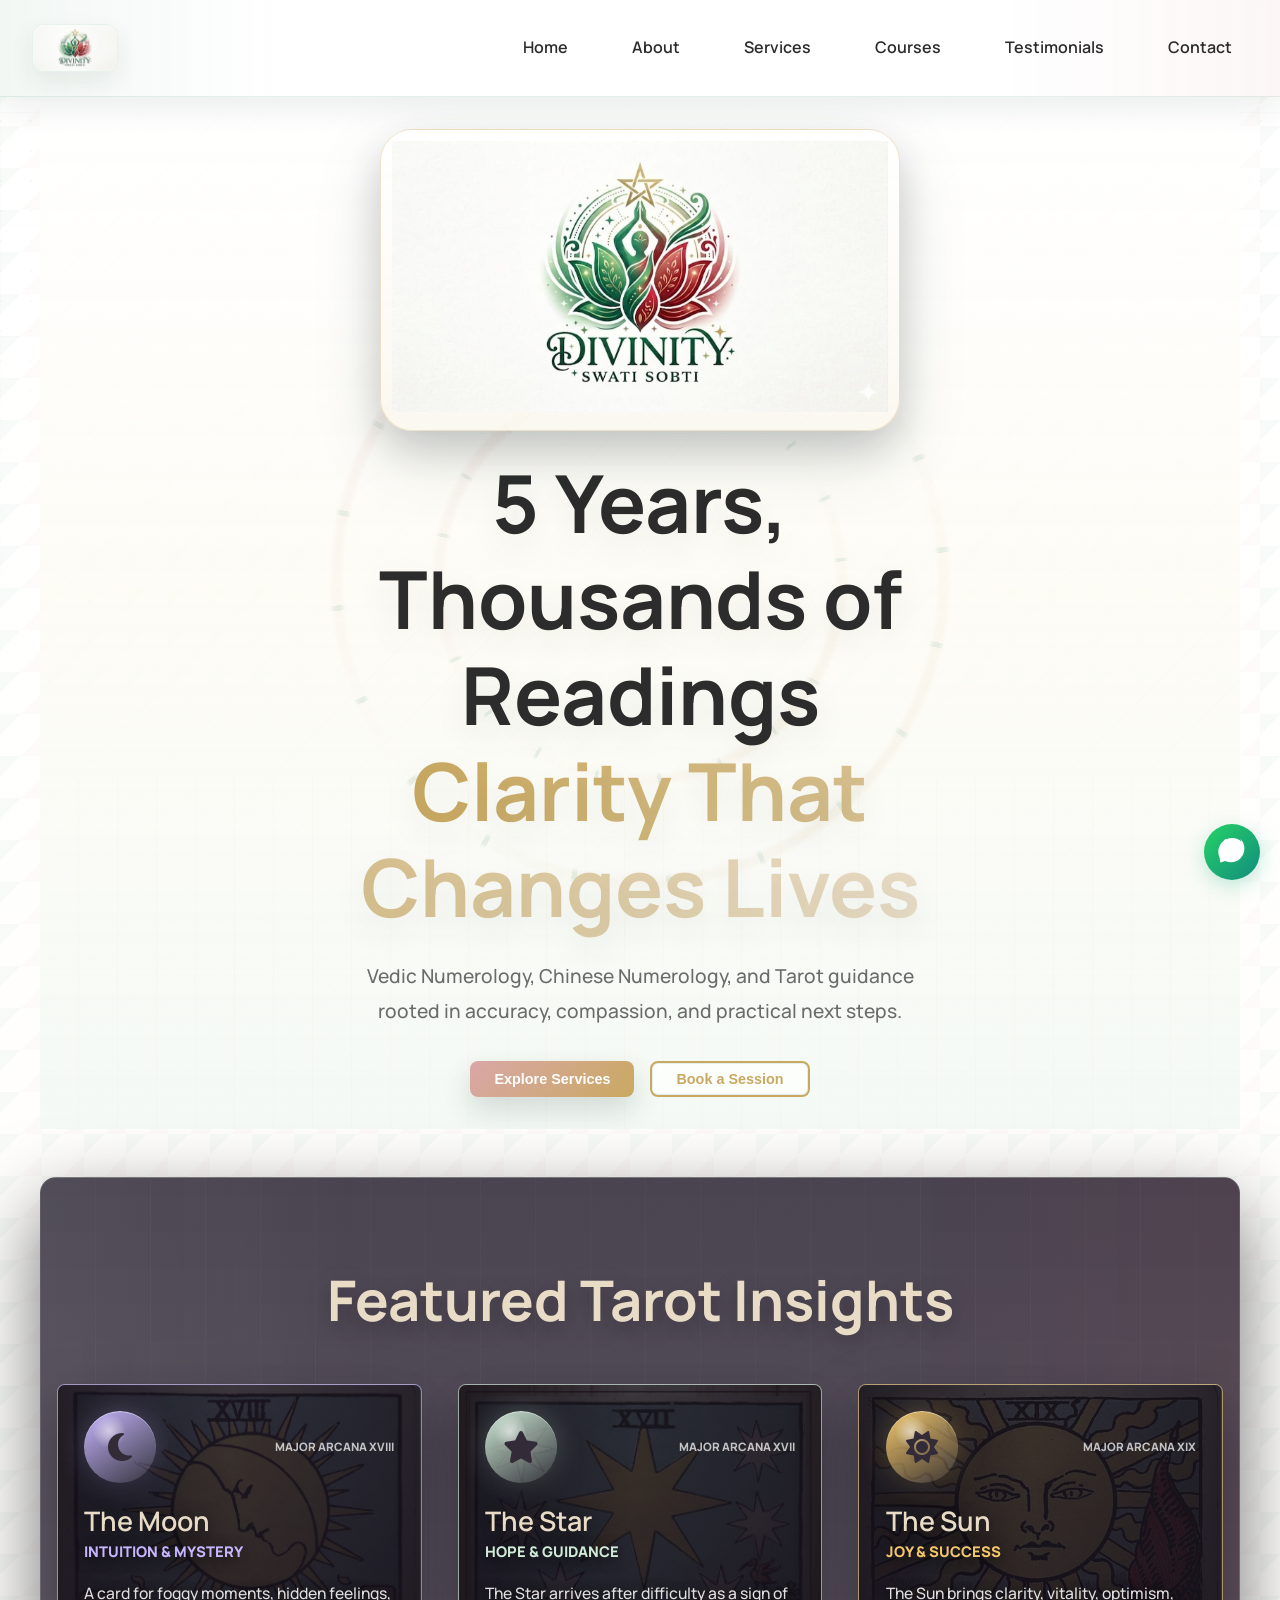
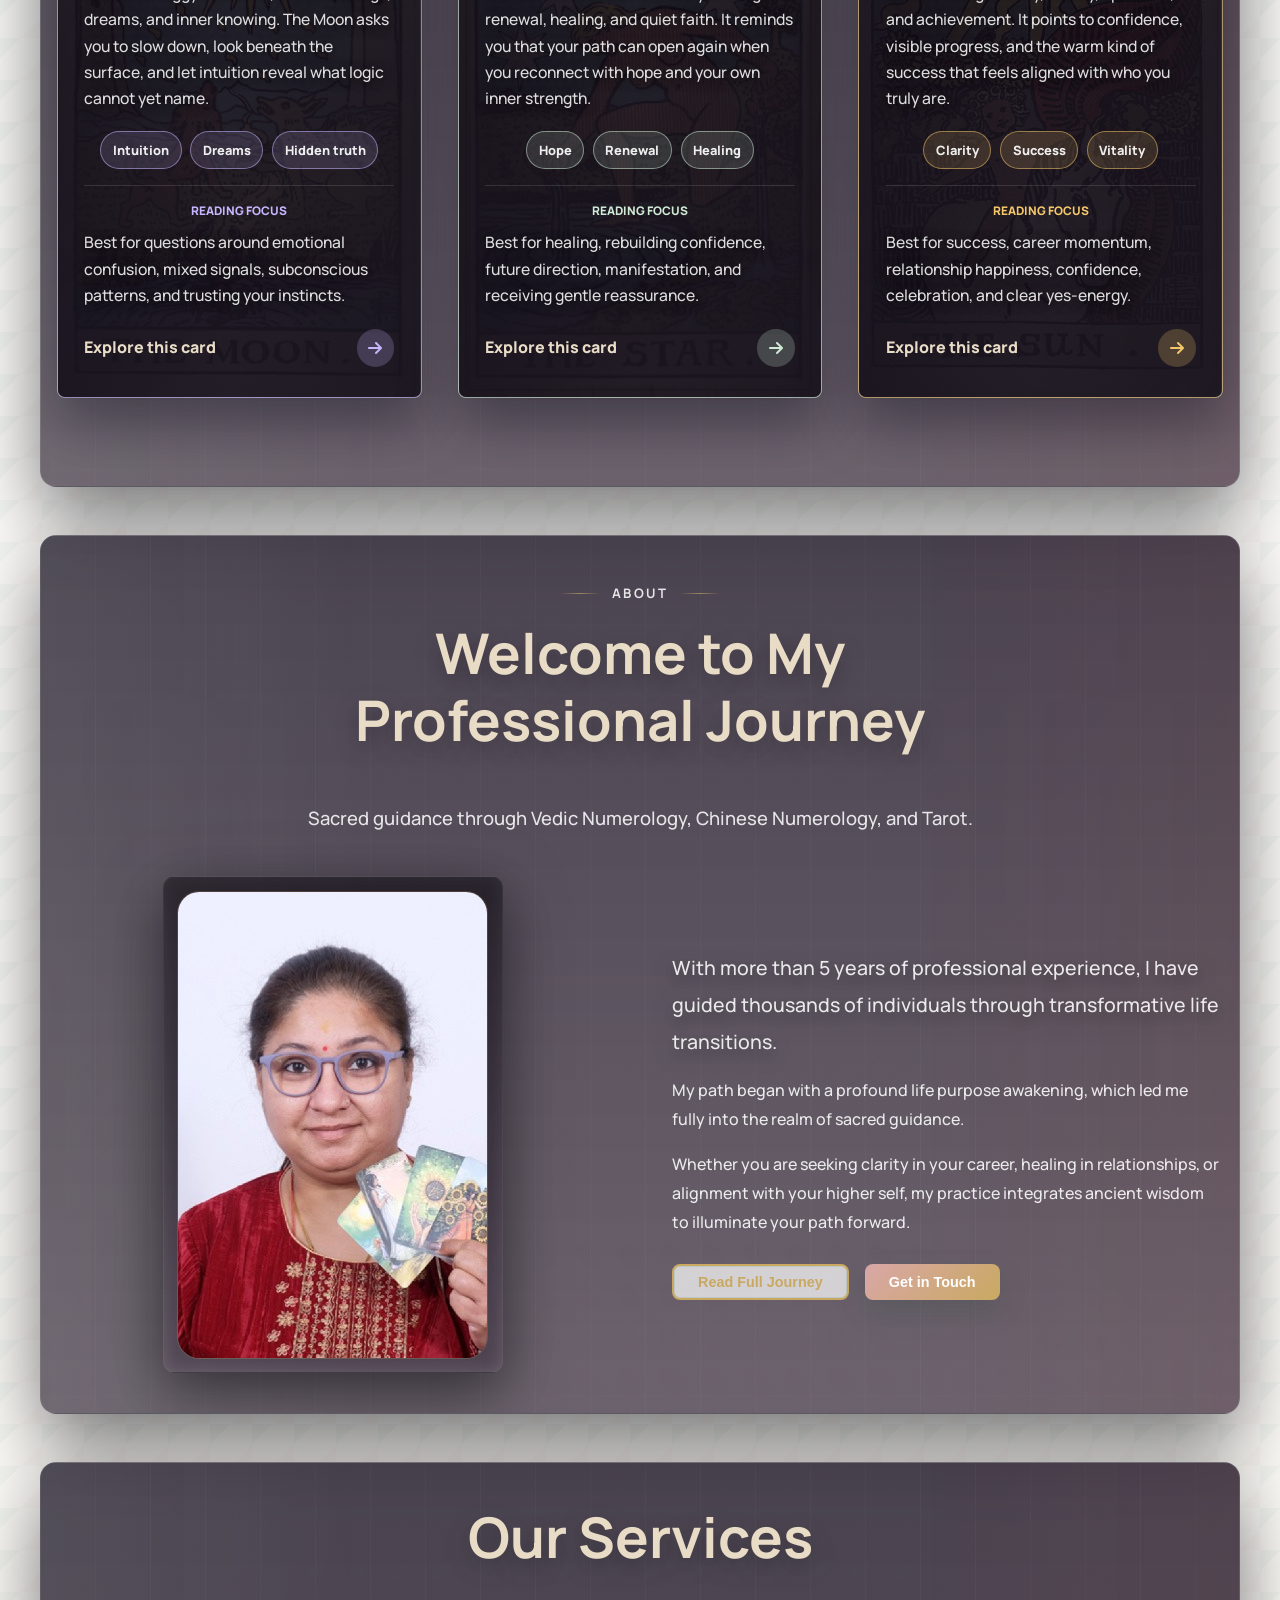
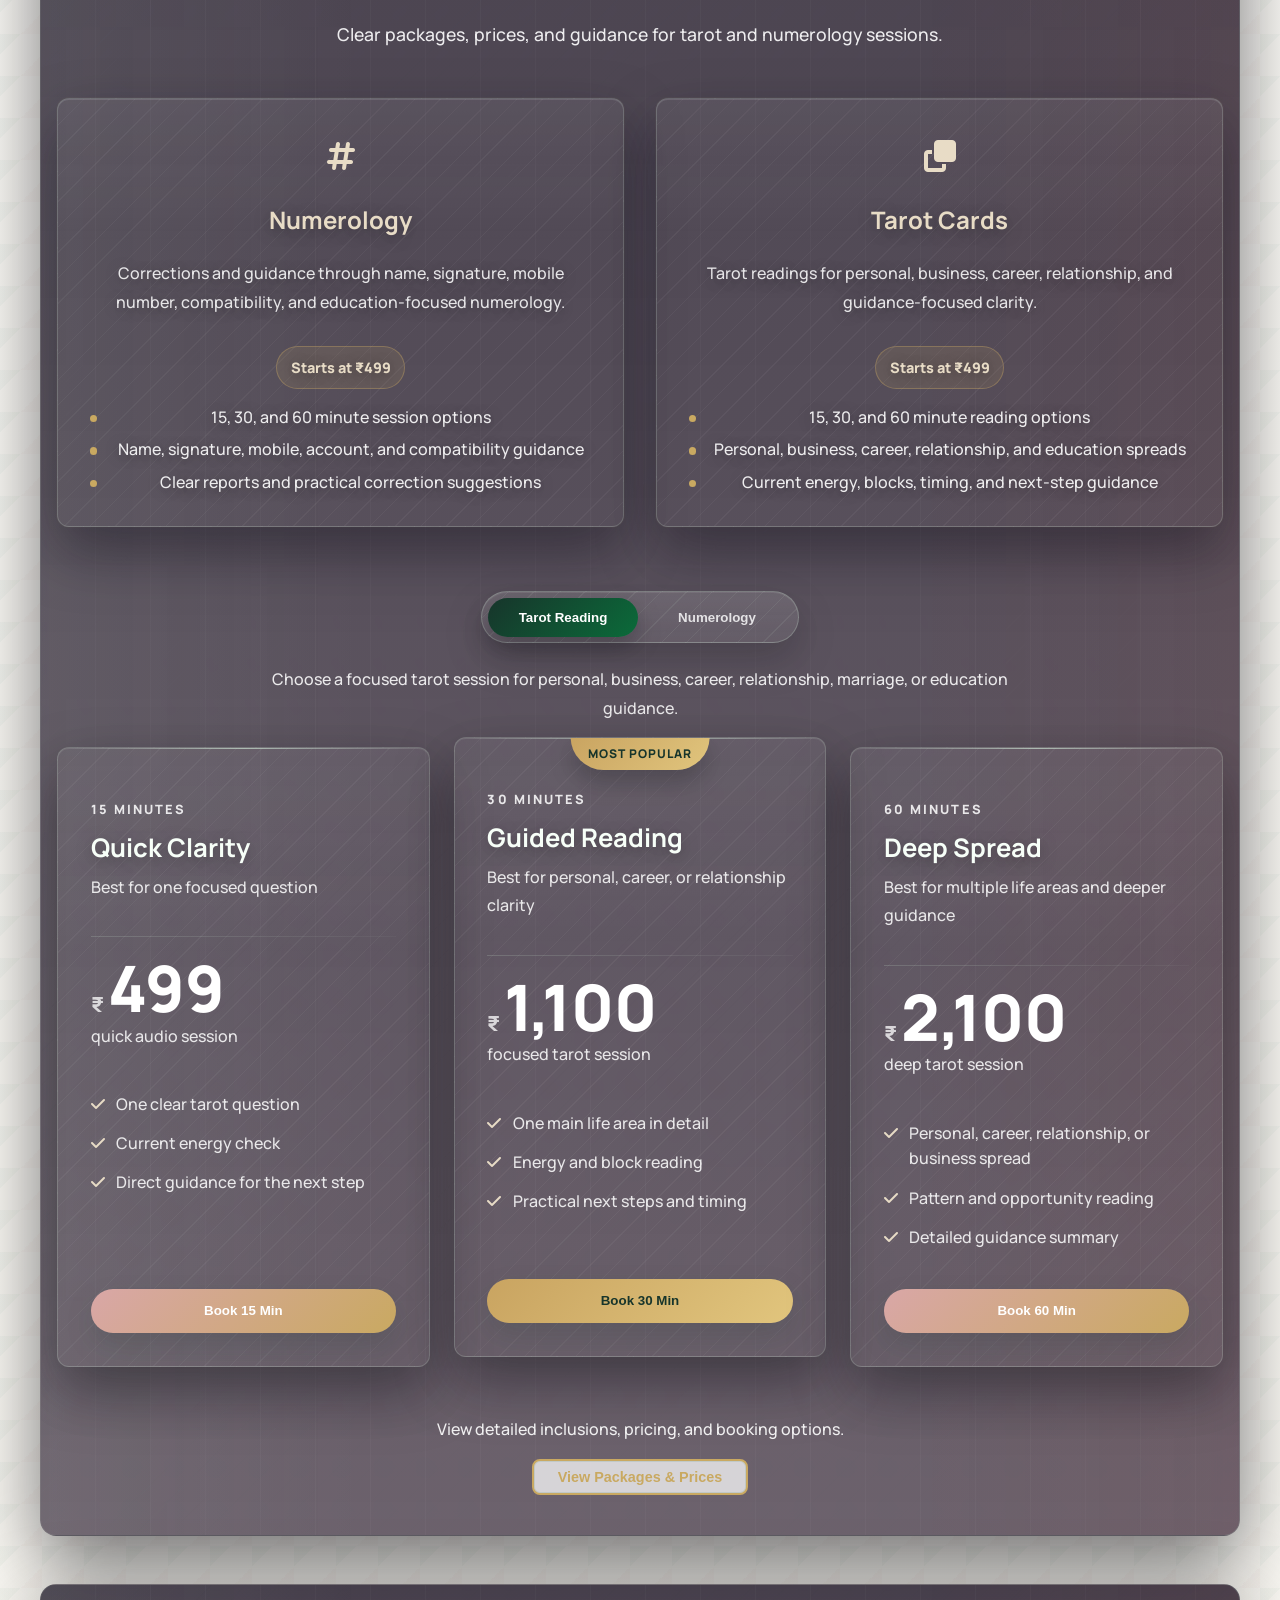
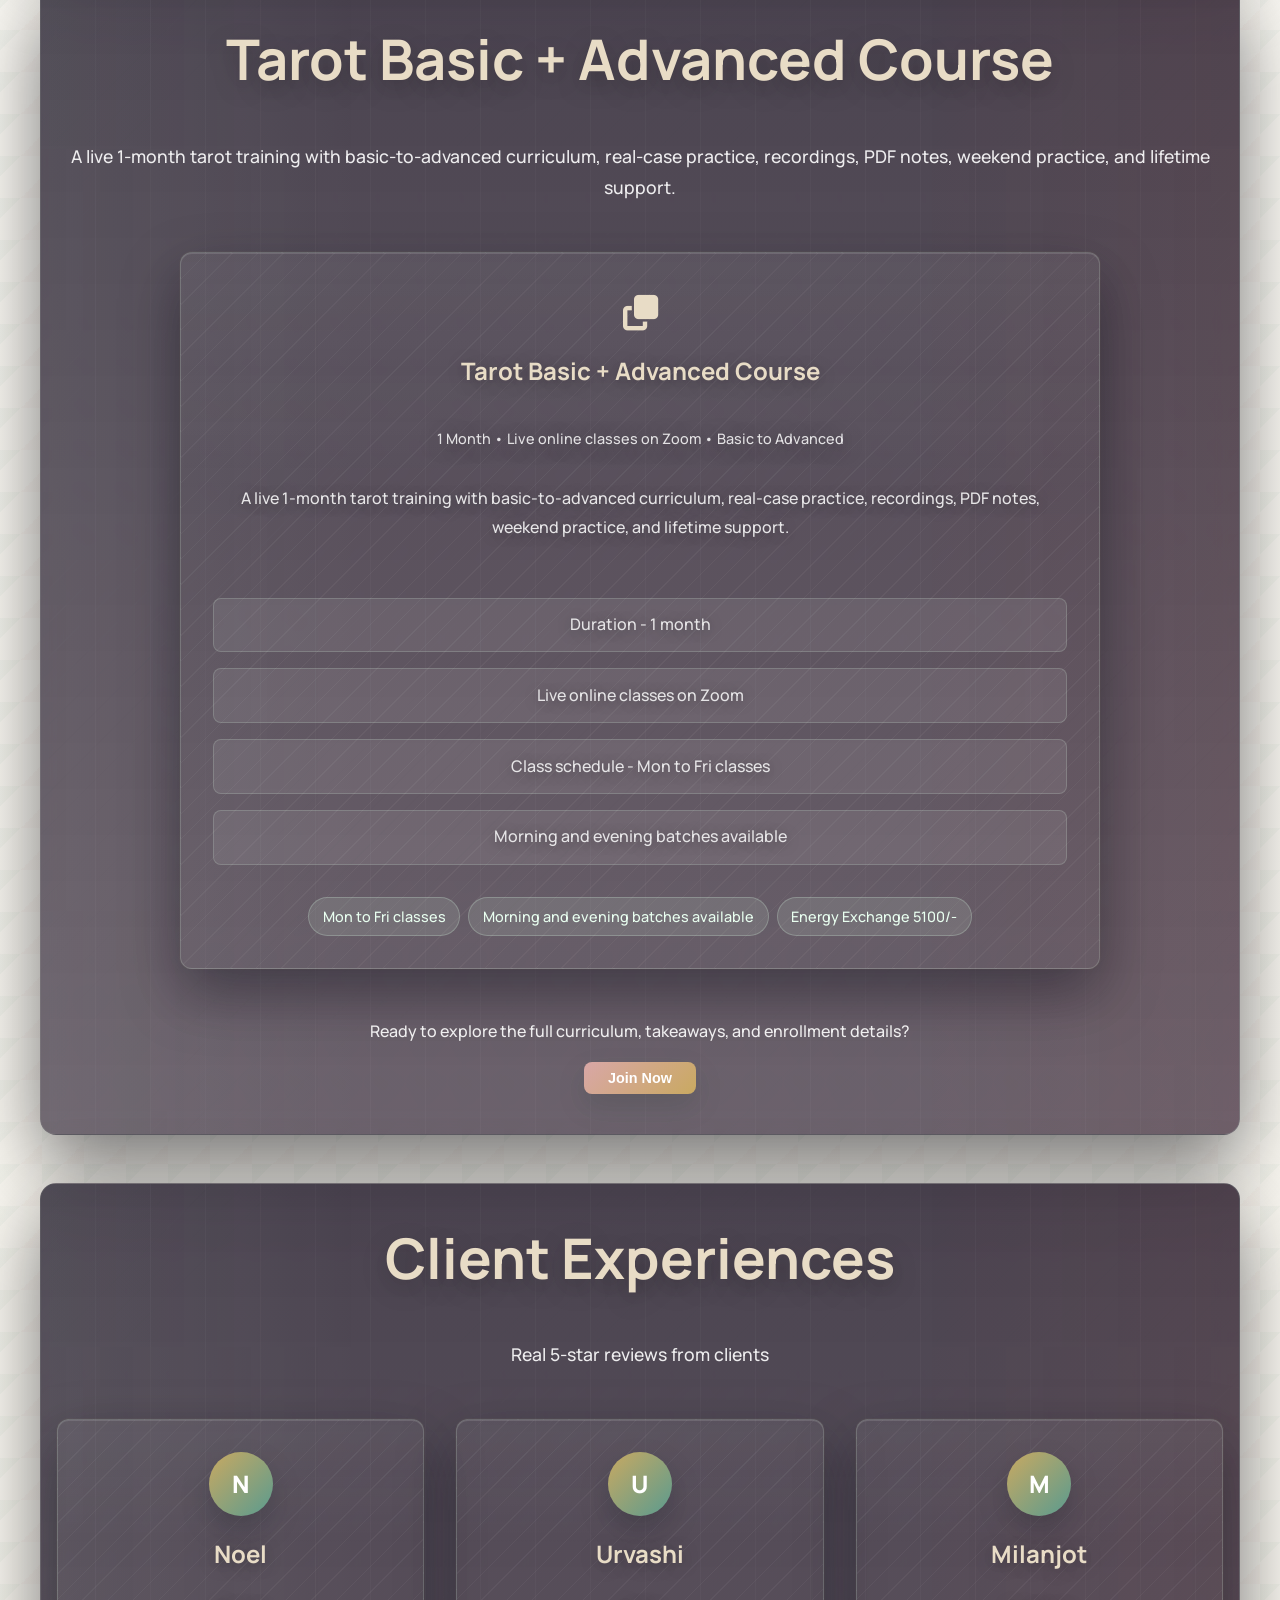
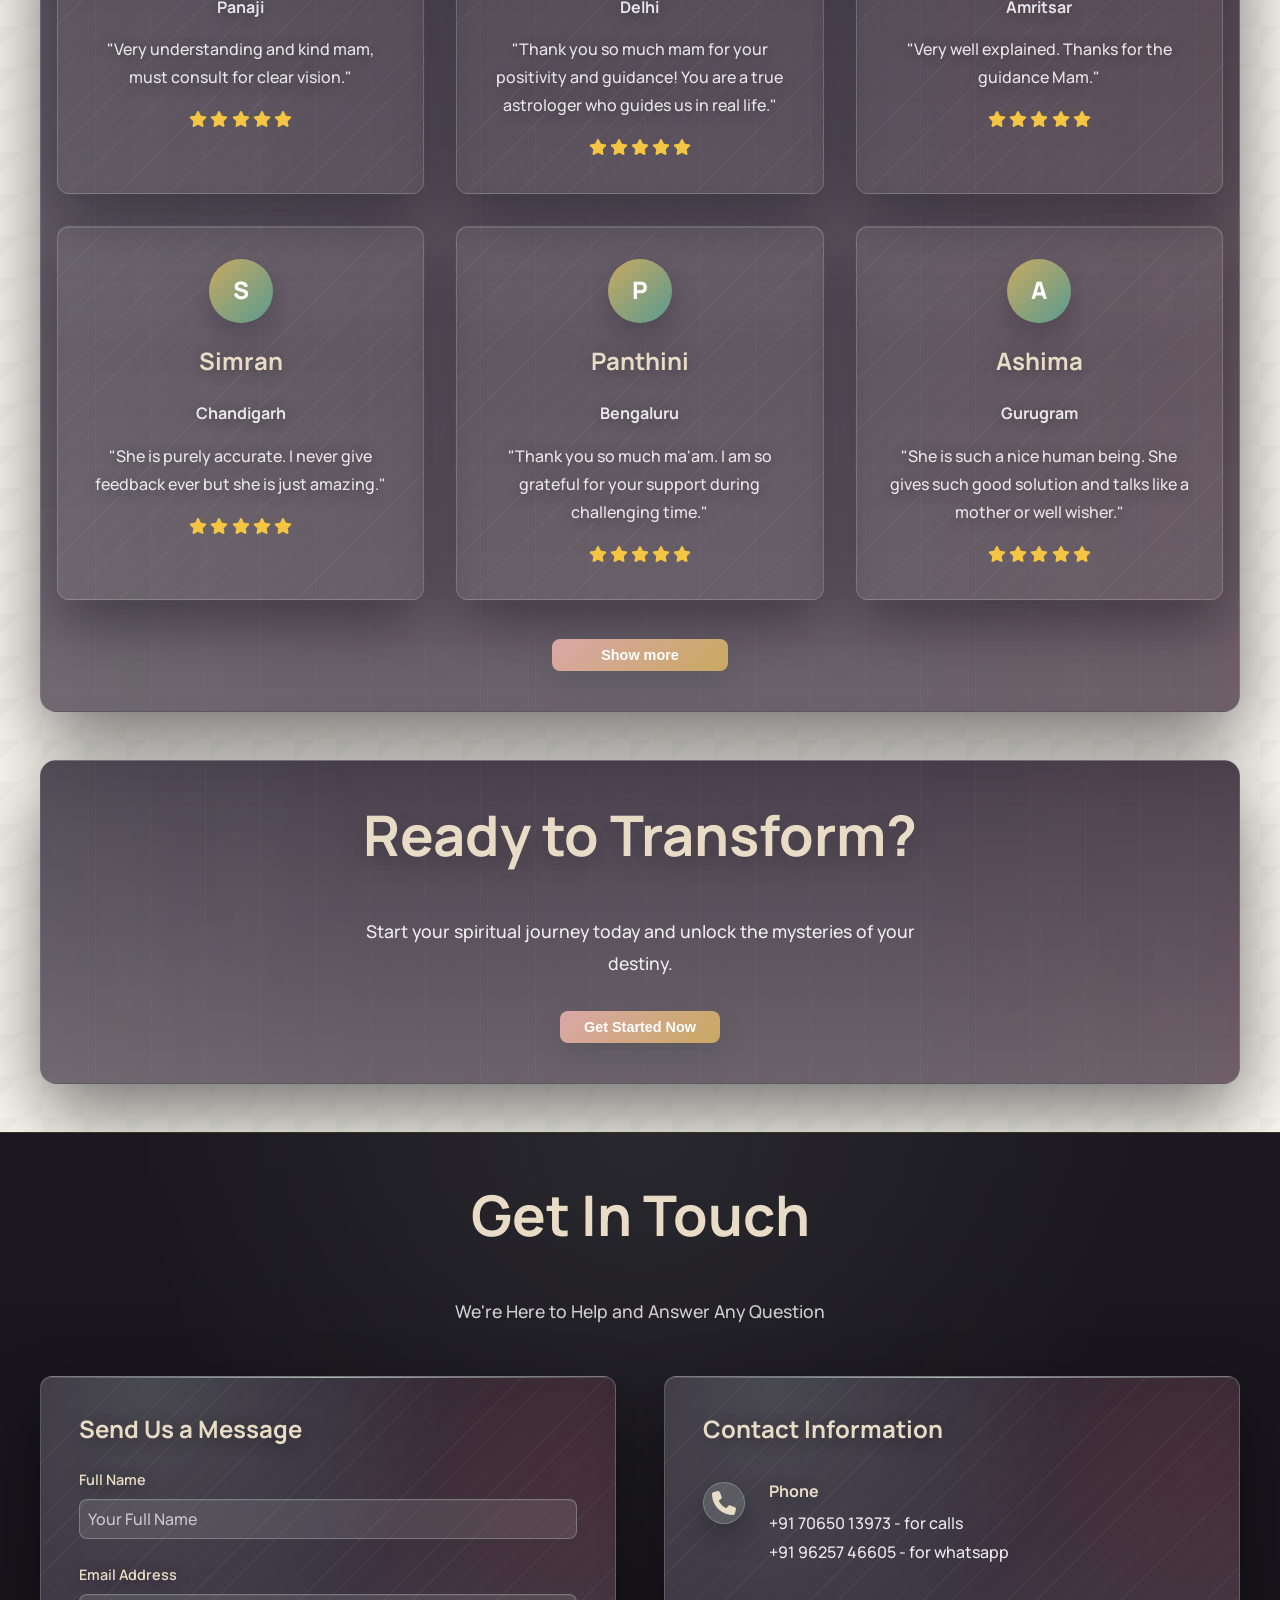
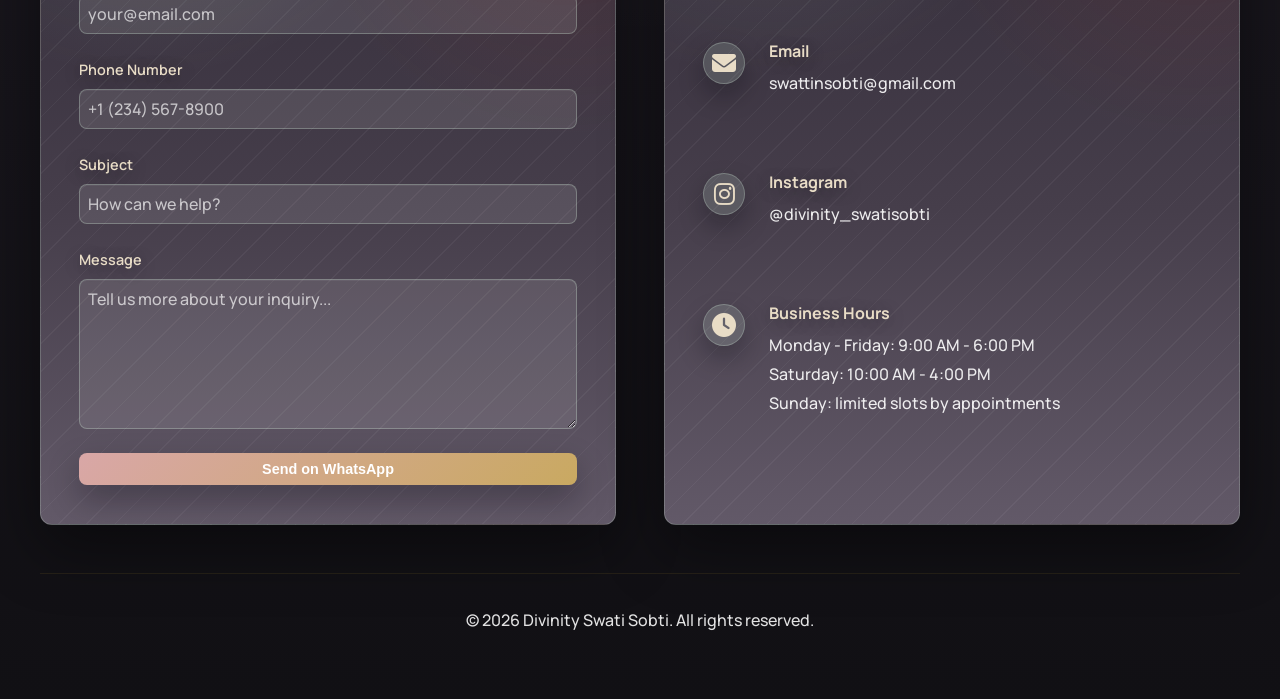
<file: index.html>
<!DOCTYPE html>
<html lang="en">
<head>
    <meta charset="UTF-8" />
    <meta name="viewport" content="width=device-width, initial-scale=1.0" />
    <title>Divinity Swati Sobti - Tarot & Numerology Guidance</title>
    <link rel="stylesheet" href="https://cdnjs.cloudflare.com/ajax/libs/font-awesome/6.4.0/css/all.min.css">
    <link rel="stylesheet" href="styles.css">
</head>
<body>
    <!-- Navigation -->
    <nav>
        <a class="logo" href="index.html" aria-label="Divinity Swati Sobti"><img src="public/divinity-logo.jpeg" alt="Divinity Swati Sobti Logo"></a>
        <ul class="nav-links">
            <li><a href="#home">Home</a></li>
            <li><a href="about.html">About</a></li>
            <li><a href="#services">Services</a></li>
            <li><a href="#courses">Courses</a></li>
            <li><a href="#testimonials">Testimonials</a></li>
            <li><a href="contact.html">Contact</a></li>
        </ul>
    </nav>

    <!-- Hero Section -->
    <section class="hero" id="home">

        <div class="hero-content">
            <div class="hero-logo-badge"><img src="public/divinity-logo.jpeg" alt="Divinity Swati Sobti Logo"></div>
            <h1>5 Years, Thousands of Readings <span>Clarity That Changes Lives</span></h1>
            <p>Vedic Numerology, Chinese Numerology, and Tarot guidance rooted in accuracy, compassion, and practical next steps.</p>
            <div class="cta-buttons">
                <button class="btn btn-primary" onclick="window.location.href='services-detail.html'">Explore Services</button>
                <button class="btn btn-secondary" onclick="window.location.href='contact.html'">Book a Session</button>
            </div>
        </div>
    </section>

    <!-- Tarot Section -->
    <section id="tarot">
        <h2>Featured Tarot Insights</h2>
        <div class="tarot-grid" id="tarotGrid"></div>
    </section>

    <!-- About Section -->
    <section id="about">
        <div class="about-heading">
            <p class="about-kicker">About</p>
            <h2>Welcome to My Professional Journey</h2>
            <p class="about-intro">Sacred guidance through Vedic Numerology, Chinese Numerology, and Tarot.</p>
        </div>
        <div class="about-wrapper">
            <div class="about-image">
                <div class="about-image-frame">
                    <img src="public/profile-portrait.png" alt="Professional Profile" loading="lazy">
                </div>
            </div>
            <div class="about-content">
                <p class="about-lead">With more than 5 years of professional experience, I have guided thousands of individuals through transformative life transitions.</p>
                <p>My path began with a profound life purpose awakening, which led me fully into the realm of sacred guidance.</p>
                <p>Whether you are seeking clarity in your career, healing in relationships, or alignment with your higher self, my practice integrates ancient wisdom to illuminate your path forward.</p>
                <div class="about-actions">
                    <button class="btn btn-secondary" onclick="window.location.href='about.html'">Read Full Journey</button>
                    <button class="btn btn-primary" onclick="window.location.href='contact.html'">Get in Touch</button>
                </div>
            </div>
        </div>
    </section>

    <!-- Services Section -->
    <section id="services">
        <h2>Our Services</h2>
        <p style="text-align: center; color: var(--text-muted); margin-bottom: 3rem; font-size: 1.1rem;">Clear packages, prices, and guidance for tarot and numerology sessions.</p>
        <div class="services-grid" id="servicesGrid"></div>
        <div class="service-session-pricing" id="serviceSessionPricing"></div>
        <div style="text-align: center; margin-top: 3rem;">
            <p style="color: var(--text-muted); margin-bottom: 1rem;">View detailed inclusions, pricing, and booking options.</p>
            <button class="btn btn-secondary" onclick="window.location.href='services-detail.html'">View Packages & Prices</button>
        </div>
    </section>

    <!-- Courses Section -->
    <section id="courses">
        <h2>Tarot Basic + Advanced Course</h2>
        <p style="text-align: center; color: var(--text-muted); margin-bottom: 3rem; font-size: 1.1rem;">A live 1-month tarot training with basic-to-advanced curriculum, real-case practice, recordings, PDF notes, weekend practice, and lifetime support.</p>
        <div class="courses-grid" id="coursesGrid"></div>
        <div style="text-align: center; margin-top: 3rem;">
            <p style="color: var(--text-muted); margin-bottom: 1rem;">Ready to explore the full curriculum, takeaways, and enrollment details?</p>
            <button class="btn btn-primary" onclick="window.location.href='courses-detail.html'">Join Now</button>
        </div>
    </section>

    <!-- Testimonials Section -->
    <section id="testimonials">
        <h2>Client Experiences</h2>
        <p style="text-align: center; color: var(--text-muted); margin-bottom: 3rem; font-size: 1.1rem;">Real 5-star reviews from clients</p>
        <div class="testimonials-grid" data-testimonial-load-more>
            <div class="testimonial-card" onclick="window.location.href='testimonials-detail.html'">
                <div class="testimonial-avatar">N</div>
                <h3>Noel</h3>
                <p class="testimonial-role">Panaji</p>
                <p class="testimonial-text">"Very understanding and kind mam, must consult for clear vision."</p>
                <div class="stars"><i class="fas fa-star"></i><i class="fas fa-star"></i><i class="fas fa-star"></i><i class="fas fa-star"></i><i class="fas fa-star"></i></div>
            </div>
            <div class="testimonial-card" onclick="window.location.href='testimonials-detail.html'">
                <div class="testimonial-avatar">U</div>
                <h3>Urvashi</h3>
                <p class="testimonial-role">Delhi</p>
                <p class="testimonial-text">"Thank you so much mam for your positivity and guidance! You are a true astrologer who guides us in real life."</p>
                <div class="stars"><i class="fas fa-star"></i><i class="fas fa-star"></i><i class="fas fa-star"></i><i class="fas fa-star"></i><i class="fas fa-star"></i></div>
            </div>
            <div class="testimonial-card" onclick="window.location.href='testimonials-detail.html'">
                <div class="testimonial-avatar">M</div>
                <h3>Milanjot</h3>
                <p class="testimonial-role">Amritsar</p>
                <p class="testimonial-text">"Very well explained. Thanks for the guidance Mam."</p>
                <div class="stars"><i class="fas fa-star"></i><i class="fas fa-star"></i><i class="fas fa-star"></i><i class="fas fa-star"></i><i class="fas fa-star"></i></div>
            </div>
            <div class="testimonial-card" onclick="window.location.href='testimonials-detail.html'">
                <div class="testimonial-avatar">S</div>
                <h3>Simran</h3>
                <p class="testimonial-role">Chandigarh</p>
                <p class="testimonial-text">"She is purely accurate. I never give feedback ever but she is just amazing."</p>
                <div class="stars"><i class="fas fa-star"></i><i class="fas fa-star"></i><i class="fas fa-star"></i><i class="fas fa-star"></i><i class="fas fa-star"></i></div>
            </div>
            <div class="testimonial-card" onclick="window.location.href='testimonials-detail.html'">
                <div class="testimonial-avatar">P</div>
                <h3>Panthini</h3>
                <p class="testimonial-role">Bengaluru</p>
                <p class="testimonial-text">"Thank you so much ma'am. I am so grateful for your support during challenging time."</p>
                <div class="stars"><i class="fas fa-star"></i><i class="fas fa-star"></i><i class="fas fa-star"></i><i class="fas fa-star"></i><i class="fas fa-star"></i></div>
            </div>
            <div class="testimonial-card" onclick="window.location.href='testimonials-detail.html'">
                <div class="testimonial-avatar">A</div>
                <h3>Ashima</h3>
                <p class="testimonial-role">Gurugram</p>
                <p class="testimonial-text">"She is such a nice human being. She gives such good solution and talks like a mother or well wisher."</p>
                <div class="stars"><i class="fas fa-star"></i><i class="fas fa-star"></i><i class="fas fa-star"></i><i class="fas fa-star"></i><i class="fas fa-star"></i></div>
            </div>
            <div class="testimonial-card" onclick="window.location.href='testimonials-detail.html'">
                <div class="testimonial-avatar">J</div>
                <h3>Jaskaran</h3>
                <p class="testimonial-role">Ludhiana</p>
                <p class="testimonial-text">"Pure soul and best tarot reader ever."</p>
                <div class="stars"><i class="fas fa-star"></i><i class="fas fa-star"></i><i class="fas fa-star"></i><i class="fas fa-star"></i><i class="fas fa-star"></i></div>
            </div>
            <div class="testimonial-card" onclick="window.location.href='testimonials-detail.html'">
                <div class="testimonial-avatar">M</div>
                <h3>Manpreet</h3>
                <p class="testimonial-role">Patiala</p>
                <p class="testimonial-text">"Mam is very insightful, thank you mam. Hamesha aapki shukarguzaar rahungi."</p>
                <div class="stars"><i class="fas fa-star"></i><i class="fas fa-star"></i><i class="fas fa-star"></i><i class="fas fa-star"></i><i class="fas fa-star"></i></div>
            </div>
            <div class="testimonial-card" onclick="window.location.href='testimonials-detail.html'">
                <div class="testimonial-avatar">M</div>
                <h3>Mansi</h3>
                <p class="testimonial-role">Jaipur</p>
                <p class="testimonial-text">"She is very nice. Good blessed reader. Recommend her 100%."</p>
                <div class="stars"><i class="fas fa-star"></i><i class="fas fa-star"></i><i class="fas fa-star"></i><i class="fas fa-star"></i><i class="fas fa-star"></i></div>
            </div>
            <div class="testimonial-card" onclick="window.location.href='testimonials-detail.html'">
                <div class="testimonial-avatar">T</div>
                <h3>Tania</h3>
                <p class="testimonial-role">Mumbai</p>
                <p class="testimonial-text">"She is the finest astrologer on the app. Whenever I speak to her, I feel instantly at ease."</p>
                <div class="stars"><i class="fas fa-star"></i><i class="fas fa-star"></i><i class="fas fa-star"></i><i class="fas fa-star"></i><i class="fas fa-star"></i></div>
            </div>
            <div class="testimonial-card" onclick="window.location.href='testimonials-detail.html'">
                <div class="testimonial-avatar">M</div>
                <h3>Muskan</h3>
                <p class="testimonial-role">Lucknow</p>
                <p class="testimonial-text">"Amazingly the best ever lady I have ever met. Her reading skills are so accurate."</p>
                <div class="stars"><i class="fas fa-star"></i><i class="fas fa-star"></i><i class="fas fa-star"></i><i class="fas fa-star"></i><i class="fas fa-star"></i></div>
            </div>
            <div class="testimonial-card" onclick="window.location.href='testimonials-detail.html'">
                <div class="testimonial-avatar">S</div>
                <h3>Sahil</h3>
                <p class="testimonial-role">Delhi</p>
                <p class="testimonial-text">"She is amazing and such a nice soul. Guided me just like my elder sister."</p>
                <div class="stars"><i class="fas fa-star"></i><i class="fas fa-star"></i><i class="fas fa-star"></i><i class="fas fa-star"></i><i class="fas fa-star"></i></div>
            </div>
            <div class="testimonial-card" onclick="window.location.href='testimonials-detail.html'">
                <div class="testimonial-avatar">N</div>
                <h3>Neha</h3>
                <p class="testimonial-role">Noida</p>
                <p class="testimonial-text">"I highly recommend her for anyone seeking clarity. Her guidance truly resonated with me."</p>
                <div class="stars"><i class="fas fa-star"></i><i class="fas fa-star"></i><i class="fas fa-star"></i><i class="fas fa-star"></i><i class="fas fa-star"></i></div>
            </div>
        </div>
        <div class="testimonial-show-more-wrap">
            <button class="btn btn-primary testimonial-show-more-button" type="button">Show more</button>
        </div>
    </section>

    <!-- DISABLED: Products Section (Shop section - to be re-enabled in future)
    <section id="products">
        <h2>Mystical Shop</h2>
        <p style="text-align: center; color: var(--text-muted); margin-bottom: 3rem; font-size: 1.1rem;">Curated Tools & Essentials for Your Spiritual Journey</p>
        <div class="products-preview-grid">
            <div class="product-preview-card" onclick="window.location.href='products-detail.html'">
                <div class="product-preview-icon">🃏</div>
                <h3>Crystal Tarot Deck</h3>
                <p class="product-preview-price">Rs. 24.99</p>
                <p class="product-preview-desc">Premium hand-illustrated tarot deck with crystal elements</p>
            </div>
            <div class="product-preview-card" onclick="window.location.href='products-detail.html'">
                <div class="product-preview-icon">✨</div>
                <h3>Selenite Crystal Wand</h3>
                <p class="product-preview-price">Rs. 18.99</p>
                <p class="product-preview-desc">Cleansing and energy alignment tool</p>
            </div>
            <div class="product-preview-card" onclick="window.location.href='products-detail.html'">
                <div class="product-preview-icon">💍</div>
                <h3>Zodiac Birthstone Ring</h3>
                <p class="product-preview-price">Rs. 35.99</p>
                <p class="product-preview-desc">Personalized ring with your zodiac birthstone</p>
            </div>
            <div class="product-preview-card" onclick="window.location.href='products-detail.html'">
                <div class="product-preview-icon">🧘</div>
                <h3>Meditation Chakra Mat</h3>
                <p class="product-preview-price">Rs. 42.99</p>
                <p class="product-preview-desc">Chakra-aligned yoga and meditation mat</p>
            </div>
            <div class="product-preview-card" onclick="window.location.href='products-detail.html'">
                <div class="product-preview-icon">🕯️</div>
                <h3>Astrological Candle Set</h3>
                <p class="product-preview-price">Rs. 29.99</p>
                <p class="product-preview-desc">Set of 12 zodiac-inspired scented candles</p>
            </div>
            <div class="product-preview-card" onclick="window.location.href='products-detail.html'">
                <div class="product-preview-icon">🔮</div>
                <h3>Birth Chart Pendulum</h3>
                <p class="product-preview-price">Rs. 22.99</p>
                <p class="product-preview-desc">Divination tool inscribed with zodiac symbols</p>
            </div>
        </div>
        <div style="text-align: center; margin-top: 2rem;">
            <button class="cta-button" onclick="window.location.href='products-detail.html'" style="padding: 1rem 2.5rem; font-size: 1.1rem;">Browse Full Shop & Checkout</button>
        </div>
    </section>
    -->

    <!-- CTA Section -->
    <section>
        <h2>Ready to Transform?</h2>
        <p style="text-align: center; color: var(--text-muted); font-size: 1.1rem; max-width: 600px; margin: 0 auto;">
            Start your spiritual journey today and unlock the mysteries of your destiny.
        </p>
        <div style="text-align: center; margin-top: 2rem;">
            <button class="btn btn-primary" onclick="window.location.href='contact.html'">Get Started Now</button>
        </div>
    </section>

    <!-- Footer -->
    <footer>
        <div class="footer-content">
            <h2>Get In Touch</h2>
            <p style="text-align: center; color: var(--text-muted); margin-bottom: 3rem; font-size: 1.1rem; margin-top: 1rem;">We're Here to Help and Answer Any Question</p>
            <div class="contact-wrapper">
                <div class="contact-form-section">
                    <h3>Send Us a Message</h3>
                    <form class="contact-form">
                        <div class="form-group">
                            <label for="name">Full Name</label>
                            <input type="text" id="name" placeholder="Your Full Name" required>
                        </div>
                        <div class="form-group">
                            <label for="email">Email Address</label>
                            <input type="email" id="email" placeholder="your@email.com" required>
                        </div>
                        <div class="form-group">
                            <label for="phone">Phone Number</label>
                            <input type="tel" id="phone" placeholder="+1 (234) 567-8900" required>
                        </div>
                        <div class="form-group">
                            <label for="subject">Subject</label>
                            <input type="text" id="subject" placeholder="How can we help?" required>
                        </div>
                        <div class="form-group">
                            <label for="message">Message</label>
                            <textarea id="message" placeholder="Tell us more about your inquiry..." rows="6" required></textarea>
                        </div>
                        <button type="submit" class="btn btn-primary">Send on WhatsApp</button>
                    </form>
                </div>

                <div class="contact-info-section">
                    <h3>Contact Information</h3>
                    <div class="info-item">
                        <i class="fas fa-phone"></i>
                        <div>
                            <h4>Phone</h4>
                            <p>
                                <a href="tel:+917065013973">+91 70650 13973</a> - for calls<br>
                                <a href="https://wa.me/919625746605" target="_blank" rel="noopener noreferrer">+91 96257 46605</a> - for whatsapp
                            </p>
                        </div>
                    </div>
                    <div class="info-item">
                        <i class="fas fa-envelope"></i>
                        <div>
                            <h4>Email</h4>
                            <p><a href="mailto:swattinsobti@gmail.com">swattinsobti@gmail.com</a></p>
                        </div>
                    </div>
                    <div class="info-item">
                        <i class="fab fa-instagram"></i>
                        <div>
                            <h4>Instagram</h4>
                            <p><a href="https://www.instagram.com/divinity_swatisobti/" target="_blank" rel="noopener noreferrer">@divinity_swatisobti</a></p>
                        </div>
                    </div>
                    <div class="info-item">
                        <i class="fas fa-clock"></i>
                        <div>
                            <h4>Business Hours</h4>
                            <p>Monday - Friday: 9:00 AM - 6:00 PM<br>Saturday: 10:00 AM - 4:00 PM<br>Sunday: limited slots by appointments</p>
                        </div>
                    </div>
                </div>
            </div>
            <div style="text-align: center; margin-top: 3rem; padding-top: 2rem; border-top: 1px solid rgba(212, 175, 55, 0.1);">
                <p>&copy; 2026 Divinity Swati Sobti. All rights reserved.</p>
            </div>
        </div>
    </footer>

    <!-- WhatsApp Floating Button -->
    <a class="whatsapp-float" href="https://wa.me/919625746605" target="_blank" rel="noopener noreferrer" aria-label="Chat on WhatsApp">
        <i class="fab fa-whatsapp"></i>
    </a>
    
    <script src="whatsapp-fix.js"></script>
    <script src="whatsapp-contact.js"></script>
    <script src="phonepe-payment.js"></script>
    <script src="testimonials-show-more.js"></script>
    <script src="components.js"></script>
    <script>
        // Smooth scroll on button clicks
        document.querySelectorAll('a[href^="#"]').forEach(anchor => {
            anchor.addEventListener('click', function (e) {
                e.preventDefault();
                const target = document.querySelector(this.getAttribute('href'));
                if (target) {
                    target.scrollIntoView({
                        behavior: 'smooth',
                        block: 'start'
                    });
                }
            });
        });
    </script>
</body>
</html>
</file>
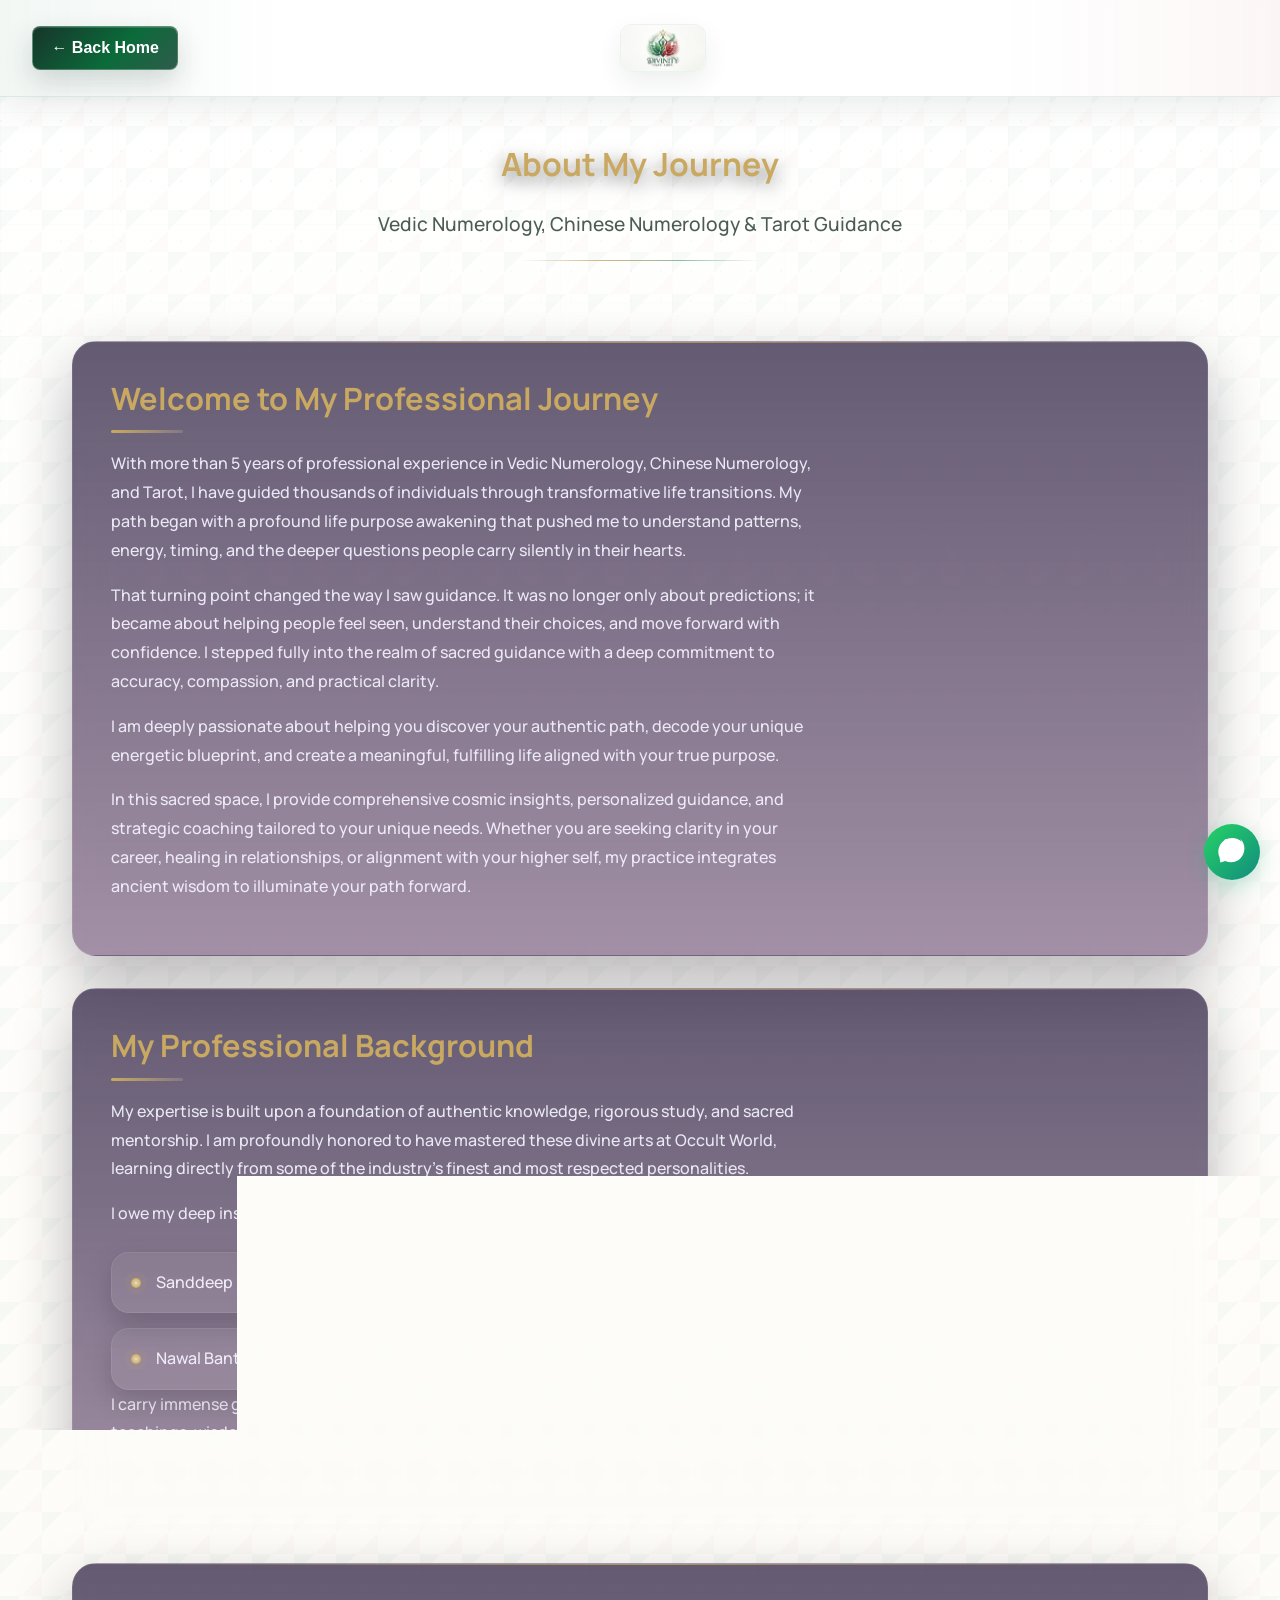
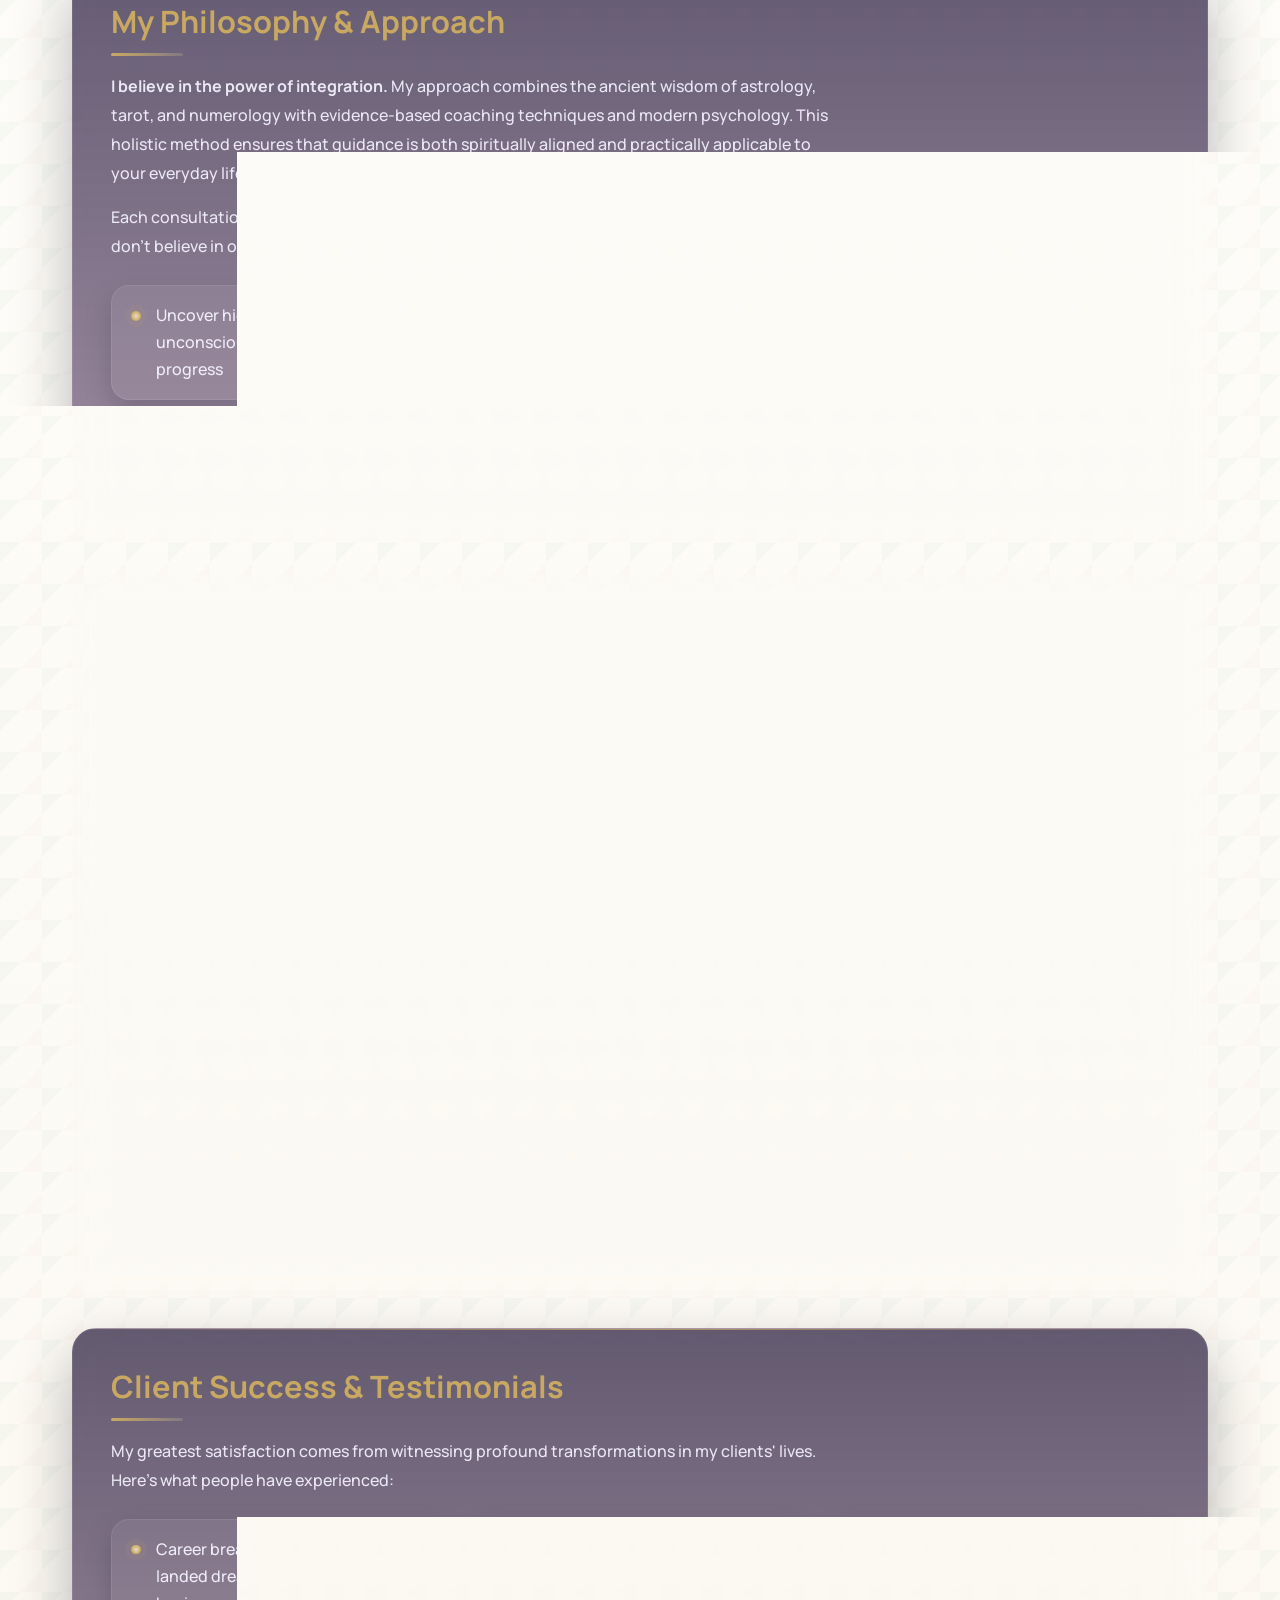
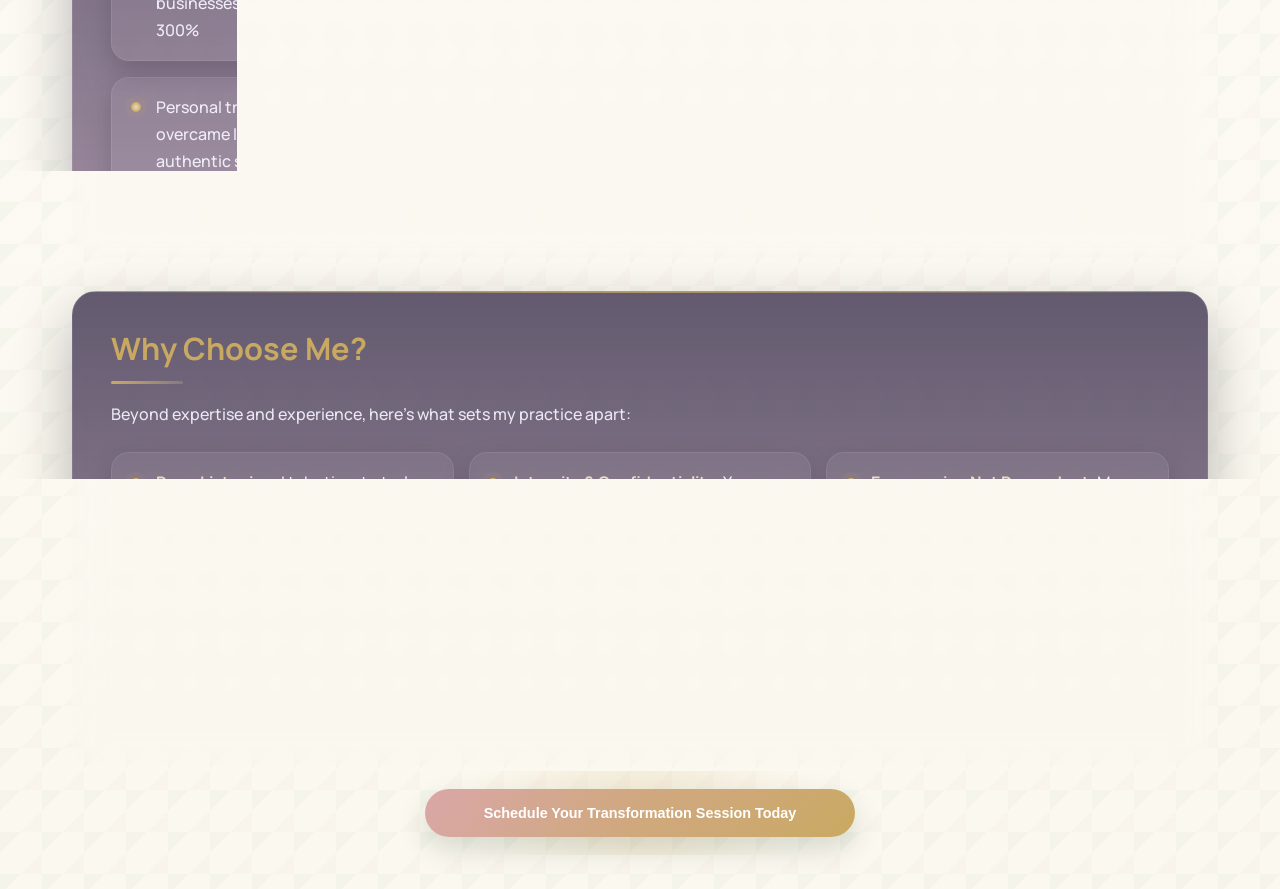
<file: about.html>
<!DOCTYPE html>
<html lang="en">
<head>
    <meta charset="UTF-8" />
    <meta name="viewport" content="width=device-width, initial-scale=1.0" />
    <title>About - Divinity Swati Sobti</title>
    <link rel="stylesheet" href="https://cdnjs.cloudflare.com/ajax/libs/font-awesome/6.4.0/css/all.min.css">
    <link rel="stylesheet" href="styles.css">
</head>
<body>
    <nav class="navbar">
        <button class="back-button" onclick="window.location.href='index.html'">&larr; Back Home</button>
        <a class="logo" href="index.html" aria-label="Divinity Swati Sobti"><img src="public/divinity-logo.jpeg" alt="Divinity Swati Sobti Logo"></a>
        <div style="width: 100px;"></div>
    </nav>

    <div class="page-title">
        <h1>About My Journey</h1>
        <p style="color: var(--text-muted); font-size: 1.2rem;">Vedic Numerology, Chinese Numerology & Tarot Guidance</p>
    </div>

    <div class="content about-page-content">
        <div class="about-section">
            <h3>Welcome to My Professional Journey</h3>
            <p>With more than 5 years of professional experience in Vedic Numerology, Chinese Numerology, and Tarot, I have guided thousands of individuals through transformative life transitions. My path began with a profound life purpose awakening that pushed me to understand patterns, energy, timing, and the deeper questions people carry silently in their hearts.</p>
            <p>That turning point changed the way I saw guidance. It was no longer only about predictions; it became about helping people feel seen, understand their choices, and move forward with confidence. I stepped fully into the realm of sacred guidance with a deep commitment to accuracy, compassion, and practical clarity.</p>
            <p>I am deeply passionate about helping you discover your authentic path, decode your unique energetic blueprint, and create a meaningful, fulfilling life aligned with your true purpose.</p>
            <p>In this sacred space, I provide comprehensive cosmic insights, personalized guidance, and strategic coaching tailored to your unique needs. Whether you are seeking clarity in your career, healing in relationships, or alignment with your higher self, my practice integrates ancient wisdom to illuminate your path forward.</p>
        </div>

        <div class="about-section">
            <h3>My Professional Background</h3>
            <p>My expertise is built upon a foundation of authentic knowledge, rigorous study, and sacred mentorship. I am profoundly honored to have mastered these divine arts at Occult World, learning directly from some of the industry's finest and most respected personalities.</p>
            <p>I owe my deep insights and precision to the invaluable guidance of my esteemed teachers:</p>
            <ul>
                <li>Sanddeep Bajaj Sir</li>
                <li>Rritu Singh Mam</li>
                <li>Ameeta S Bhatia Mam</li>
                <li>Nawal Banthia Sir</li>
                <li>Amanpreet Kaur Mam</li>
            </ul>
            <p>I carry immense gratitude and a permanent sense of thankfulness in my heart for their selfless teachings, wisdom, and continuous blessings. It is their light that empowers me to confidently guide you on your own path of transformation today.</p>
        </div>

        <div class="about-section">
            <h3>My Philosophy & Approach</h3>
            <p><strong>I believe in the power of integration.</strong> My approach combines the ancient wisdom of astrology, tarot, and numerology with evidence-based coaching techniques and modern psychology. This holistic method ensures that guidance is both spiritually aligned and practically applicable to your everyday life.</p>
            <p>Each consultation is personalized to your unique birth chart, circumstances, and aspirations. I don't believe in one-size-fits-all solutions. Instead, I work collaboratively with you to:</p>
            <ul>
                <li>Uncover hidden patterns and unconscious blocks preventing your progress</li>
                <li>Understand challenges from elevated perspectives using cosmic wisdom</li>
                <li>Identify your natural talents, strengths, and life purpose from your astrological blueprint</li>
                <li>Chart strategic, timed action plans aligned with planetary movements</li>
                <li>Build resilience, confidence, and clarity for navigating life transitions</li>
                <li>Empower you to become the architect of your own destiny</li>
            </ul>
        </div>

        <div class="about-section">
            <h3>Core Expertise & Specializations</h3>
            <p>My extensive knowledge spans multiple spiritual disciplines, allowing me to offer comprehensive guidance across all life domains:</p>
            <ul class="expertise-list">
                <li><span class="expertise-label">Tarot & Oracle:</span><span>Deep readings, life guidance cards, relationship insights, and spiritual messages</span></li>
                <li><span class="expertise-label">Numerology:</span><span>Life path numbers, destiny guidance, name analysis, and numerical patterns</span></li>
                <li><span class="expertise-label">Career Alignment:</span><span>Professional positioning, talent identification, timing major career moves</span></li>
                <li><span class="expertise-label">Relationships & Love:</span><span>Compatibility readings, relationship healing, attraction guidance, partnership timing</span></li>
                <li><span class="expertise-label">Financial Abundance:</span><span>Wealth creation guidance, investment timing, prosperity activation</span></li>
                <li><span class="expertise-label">Spiritual Coaching:</span><span>Personal transformation, energy work, manifestation mastery, life purpose clarity</span></li>
            </ul>
        </div>

        <div class="about-section">
            <h3>Client Success & Testimonials</h3>
            <p>My greatest satisfaction comes from witnessing profound transformations in my clients' lives. Here's what people have experienced:</p>
            <ul>
                <li>Career breakthroughs: Clients landed dream jobs, built successful businesses, increased income by 50-300%</li>
                <li>Relationship healing: Couples resolved deep conflicts, singles found meaningful partnerships</li>
                <li>Financial abundance: Clients manifested unexpected prosperity, investments succeeded, opportunities emerged</li>
                <li>Personal transformation: Clients overcame limiting beliefs, discovered authentic selves, experienced profound clarity</li>
                <li>Life direction: Many clients pivoted careers, relocated, started ventures aligned with true purpose</li>
            </ul>
        </div>

        <div class="about-section">
            <h3>Why Choose Me?</h3>
            <p>Beyond expertise and experience, here's what sets my practice apart:</p>
            <ul>
                <li><strong>Deep Listening:</strong> I take time to truly understand your situation before offering guidance</li>
                <li><strong>Integrity & Confidentiality:</strong> Your privacy and trust are sacred, and all sessions are completely confidential</li>
                <li><strong>Empowering Not Dependent:</strong> My goal is to empower you, not create dependency on readings</li>
                <li><strong>Practical Wisdom:</strong> Guidance is both spiritually aligned and practically actionable in your daily life</li>
                <li><strong>Ongoing Support:</strong> Many clients return for continued guidance, showing long-term transformational impact</li>
                <li><strong>Professional Standards:</strong> Licensed coach, certified practitioner, continuous education in latest methodologies</li>
            </ul>
        </div>
    </div>

    <div class="about-floating-cta">
        <button class="cta-button about-floating-button" onclick="window.location.href='contact.html'">Schedule Your Transformation Session Today</button>
    </div>

    <!-- WhatsApp Floating Button -->
    <a class="whatsapp-float" href="https://wa.me/919625746605" target="_blank" rel="noopener noreferrer" aria-label="Chat on WhatsApp">
        <i class="fab fa-whatsapp"></i>
    </a>

    <script src="logo.js"></script>
    <script src="whatsapp-fix.js"></script>
</body>
</html>
</file>
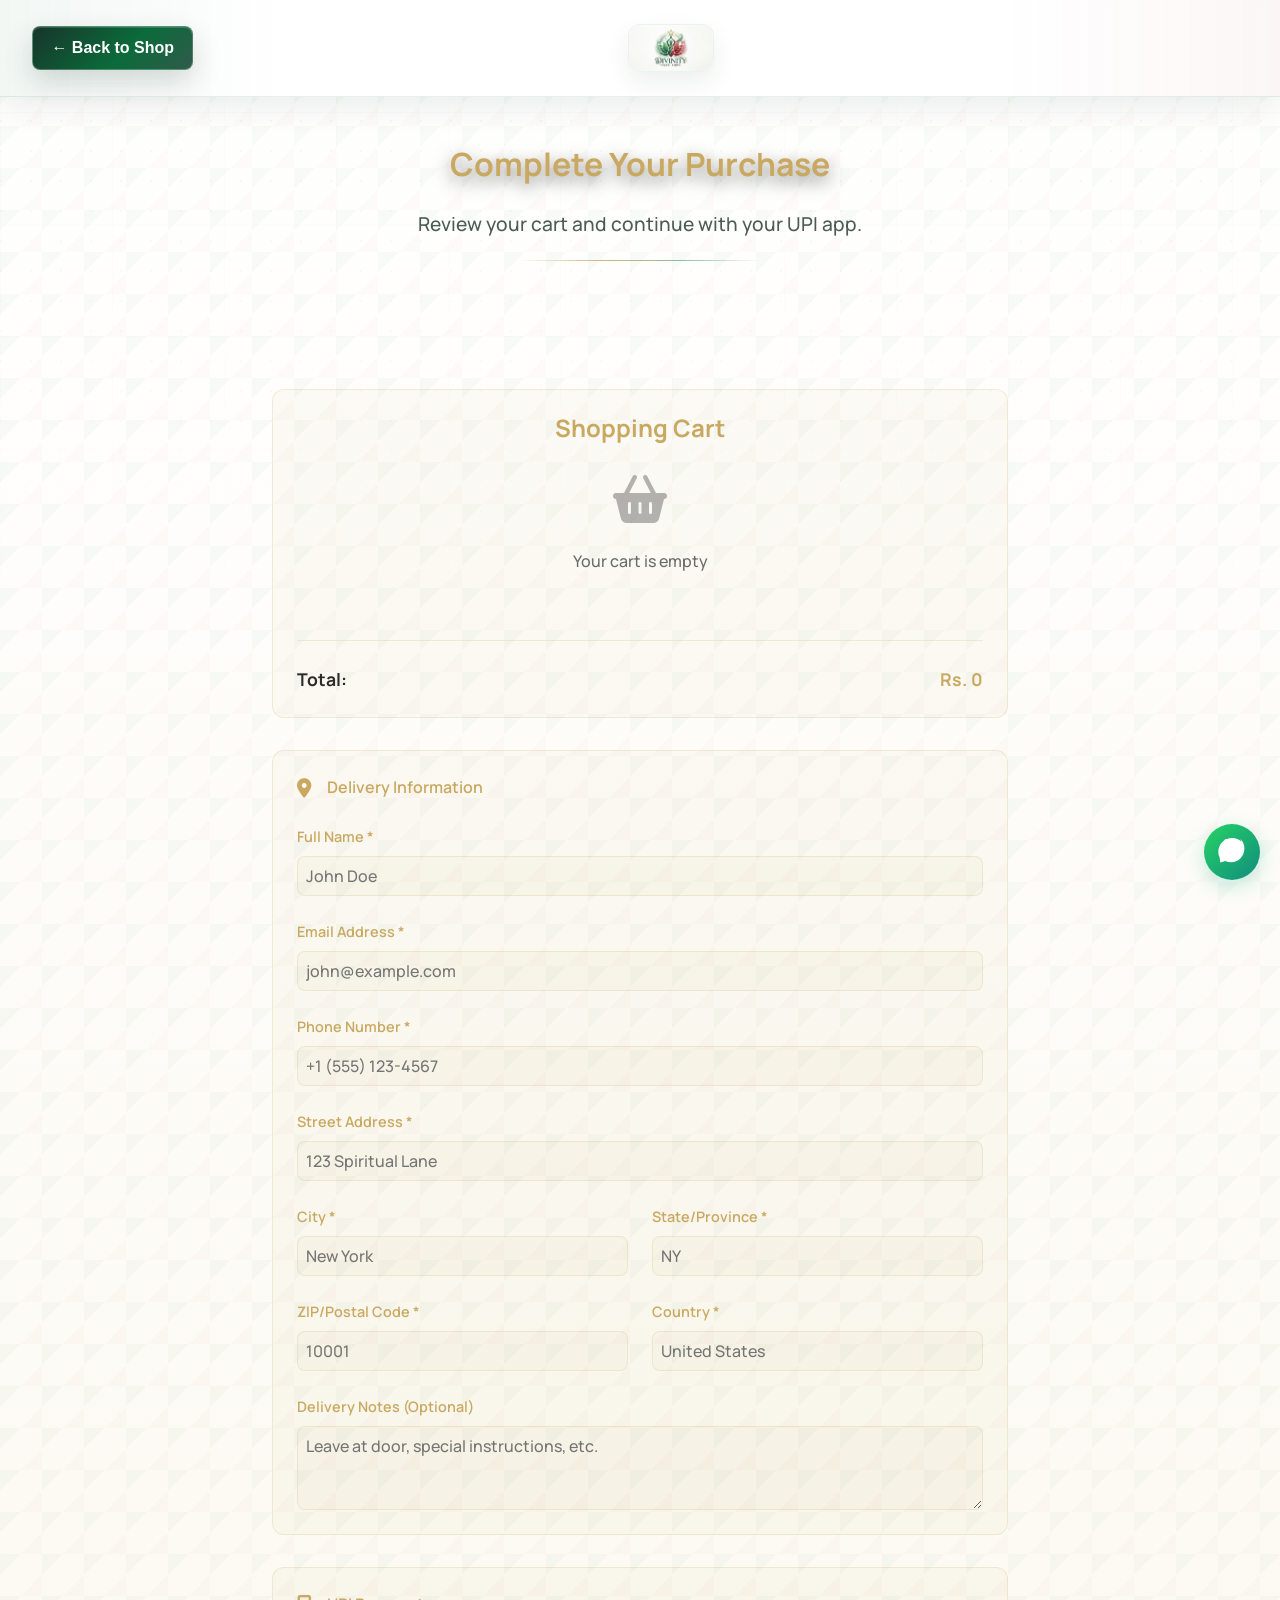
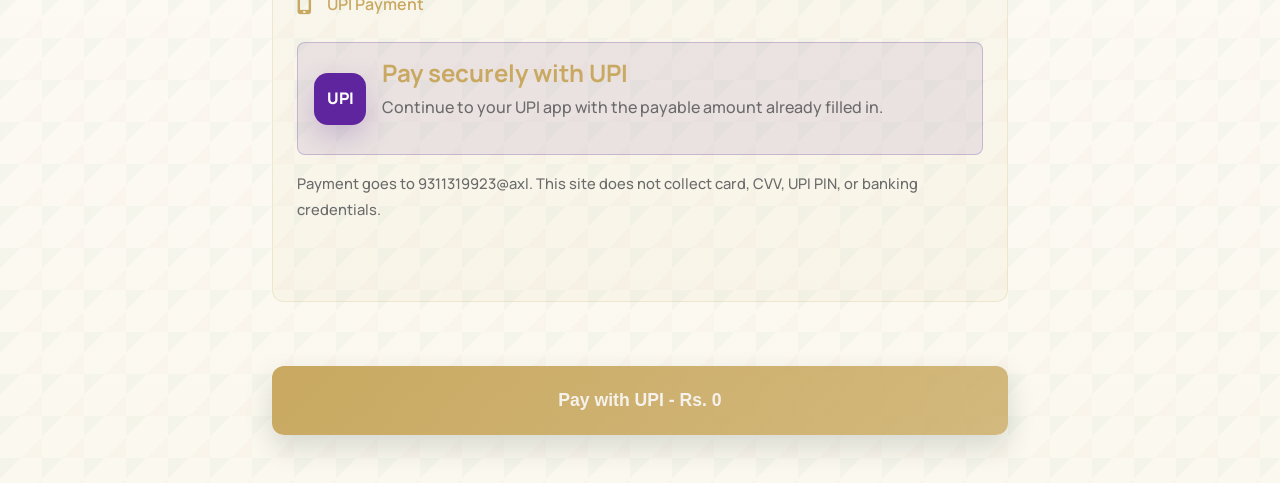
<file: checkout.html>
<!DOCTYPE html>
<html lang="en">
<head>
    <meta charset="UTF-8" />
    <meta name="viewport" content="width=device-width, initial-scale=1.0" />
    <title>Checkout - Mystical Shop</title>
    <link rel="stylesheet" href="https://cdnjs.cloudflare.com/ajax/libs/font-awesome/6.4.0/css/all.min.css">
    <link rel="stylesheet" href="styles.css">
</head>
<body>
    <nav class="navbar">
        <button class="back-button" onclick="window.location.href='products-detail.html'">← Back to Shop</button>
        <a class="logo" href="index.html" aria-label="Divinity Swati Sobti"><img src="public/divinity-logo.jpeg" alt="Divinity Swati Sobti Logo"></a>
        <div style="width: 100px;"></div>
    </nav>

    <div class="page-title">
        <h1>Complete Your Purchase</h1>
        <p style="color: var(--text-muted); font-size: 1.2rem;">Review your cart and continue with your UPI app.</p>
    </div>

    <div class="main-container">
        <!-- Cart Summary -->
        <div class="checkout-section">
            <!-- Cart Summary Box -->
            <div class="cart-summary">
                <h2 class="section-title" style="border: none; padding: 0; margin-bottom: 1rem;">Shopping Cart</h2>
                <div id="cartItems"></div>
                <div class="cart-total">
                    <span>Total:</span>
                    <span id="cartTotal" style="color: var(--gold);">Rs. 0</span>
                </div>
            </div>

            <!-- Delivery Information -->
            <div class="delivery-section">
                <div class="delivery-title">
                    <i class="fas fa-map-marker-alt"></i> Delivery Information
                </div>
                <form id="deliveryForm">
                    <div class="form-group">
                        <label for="fullName">Full Name *</label>
                        <input type="text" id="fullName" placeholder="John Doe" required>
                    </div>
                    <div class="form-group">
                        <label for="email">Email Address *</label>
                        <input type="email" id="email" placeholder="john@example.com" required>
                    </div>
                    <div class="form-group">
                        <label for="phone">Phone Number *</label>
                        <input type="tel" id="phone" placeholder="+1 (555) 123-4567" required>
                    </div>
                    <div class="form-group">
                        <label for="address">Street Address *</label>
                        <input type="text" id="address" placeholder="123 Spiritual Lane" required>
                    </div>
                    <div class="form-row">
                        <div class="form-group">
                            <label for="city">City *</label>
                            <input type="text" id="city" placeholder="New York" required>
                        </div>
                        <div class="form-group">
                            <label for="state">State/Province *</label>
                            <input type="text" id="state" placeholder="NY" required>
                        </div>
                    </div>
                    <div class="form-row">
                        <div class="form-group">
                            <label for="zipcode">ZIP/Postal Code *</label>
                            <input type="text" id="zipcode" placeholder="10001" required>
                        </div>
                        <div class="form-group">
                            <label for="country">Country *</label>
                            <input type="text" id="country" placeholder="United States" required>
                        </div>
                    </div>
                    <div class="form-group">
                        <label for="notes">Delivery Notes (Optional)</label>
                        <textarea id="notes" placeholder="Leave at door, special instructions, etc." rows="3"></textarea>
                    </div>
                </form>
            </div>

            <!-- Payment Section -->
            <div class="payment-section">
                <div class="payment-title">
                    <i class="fas fa-mobile-screen-button"></i> UPI Payment
                </div>
                <div class="phonepe-payment-card">
                    <div class="phonepe-logo-mark">UPI</div>
                    <div>
                        <h3>Pay securely with UPI</h3>
                        <p>Continue to your UPI app with the payable amount already filled in.</p>
                    </div>
                </div>
                <p class="phonepe-note">Payment goes to 9311319923@axl. This site does not collect card, CVV, UPI PIN, or banking credentials.</p>
                <p class="phonepe-status" data-phonepe-status></p>
            </div>

            <!-- Checkout Button -->
            <button class="checkout-button" id="checkoutBtn" onclick="completeCheckout()">
                Pay with UPI - <span id="totalAmount">Rs. 0</span>
            </button>
        </div>
    </div>

    <!-- WhatsApp Floating Button -->
    <a class="whatsapp-float" href="https://wa.me/919625746605" target="_blank" rel="noopener noreferrer" aria-label="Chat on WhatsApp">
        <i class="fab fa-whatsapp"></i>
    </a>
    
    <script src="logo.js"></script>
    <script src="whatsapp-fix.js"></script>
    <script src="whatsapp-contact.js"></script>
    <script src="phonepe-payment.js"></script>
    <script>
        // Load cart from localStorage
        let cart = JSON.parse(localStorage.getItem('cart')) || {};

        function formatPrice(amount) {
            const payment = window.UpiPayment || window.PhonePePayment;
            if (payment) {
                return payment.formatPaise(payment.parsePriceInPaise(amount));
            }

            return `Rs. ${Number(amount || 0).toLocaleString('en-IN')}`;
        }

        // Update Cart Display
        function updateCart() {
            const cartItems = document.getElementById('cartItems');
            cartItems.innerHTML = '';

            if (Object.keys(cart).length === 0) {
                cartItems.innerHTML = '<div class="empty-cart"><i class="fas fa-shopping-basket"></i><p>Your cart is empty</p></div>';
                document.getElementById('cartTotal').textContent = 'Rs. 0';
                document.getElementById('totalAmount').textContent = 'Rs. 0';
                return;
            }

            let total = 0;
            Object.values(cart).forEach(item => {
                const itemTotal = item.price * item.quantity;
                total += itemTotal;

                const cartItem = document.createElement('div');
                cartItem.className = 'cart-item';
                cartItem.innerHTML = `
                    <div>
                        <div class="item-name">${item.name} x ${item.quantity}</div>
                    </div>
                    <div style="display: flex; gap: 1rem; align-items: center;">
                        <div class="item-price">${formatPrice(itemTotal)}</div>
                        <button onclick="removeFromCart(${item.id})" style="background: none; border: none; color: #ef4444; cursor: pointer; font-size: 1.2rem;">
                            <i class="fas fa-trash"></i>
                        </button>
                    </div>
                `;
                cartItems.appendChild(cartItem);
            });

            document.getElementById('cartTotal').textContent = formatPrice(total);
            document.getElementById('totalAmount').textContent = formatPrice(total);
        }

        // Remove from Cart
        function removeFromCart(productId) {
            delete cart[productId];
            localStorage.setItem('cart', JSON.stringify(cart));
            updateCart();
        }

        // Complete Checkout
        function completeCheckout() {
            if (Object.keys(cart).length === 0) {
                alert('Please add items to your cart!');
                return;
            }

            const fullName = document.getElementById('fullName').value;
            const email = document.getElementById('email').value;
            const phone = document.getElementById('phone').value;
            const address = document.getElementById('address').value;
            const city = document.getElementById('city').value;
            const state = document.getElementById('state').value;
            const zipcode = document.getElementById('zipcode').value;
            const country = document.getElementById('country').value;
            const notes = document.getElementById('notes').value;

            if (!fullName || !email || !phone || !address || !city || !state || !zipcode || !country) {
                alert('Please fill in all required delivery information!');
                return;
            }

            const payment = window.UpiPayment || window.PhonePePayment;
            if (!payment || typeof payment.checkoutProducts !== 'function') {
                alert('UPI payment module could not be loaded. Please try again.');
                return;
            }

            payment.checkoutProducts(cart, {
                name: fullName,
                email,
                phone,
                address,
                city,
                state,
                zipcode,
                country,
                notes
            }, () => {
                cart = {};
                localStorage.setItem('cart', JSON.stringify(cart));
                document.getElementById('deliveryForm').reset();
                updateCart();
            });
        }

        // Initialize on page load
        window.addEventListener('load', () => {
            updateCart();
        });
    </script>
</body>
</html>
</file>
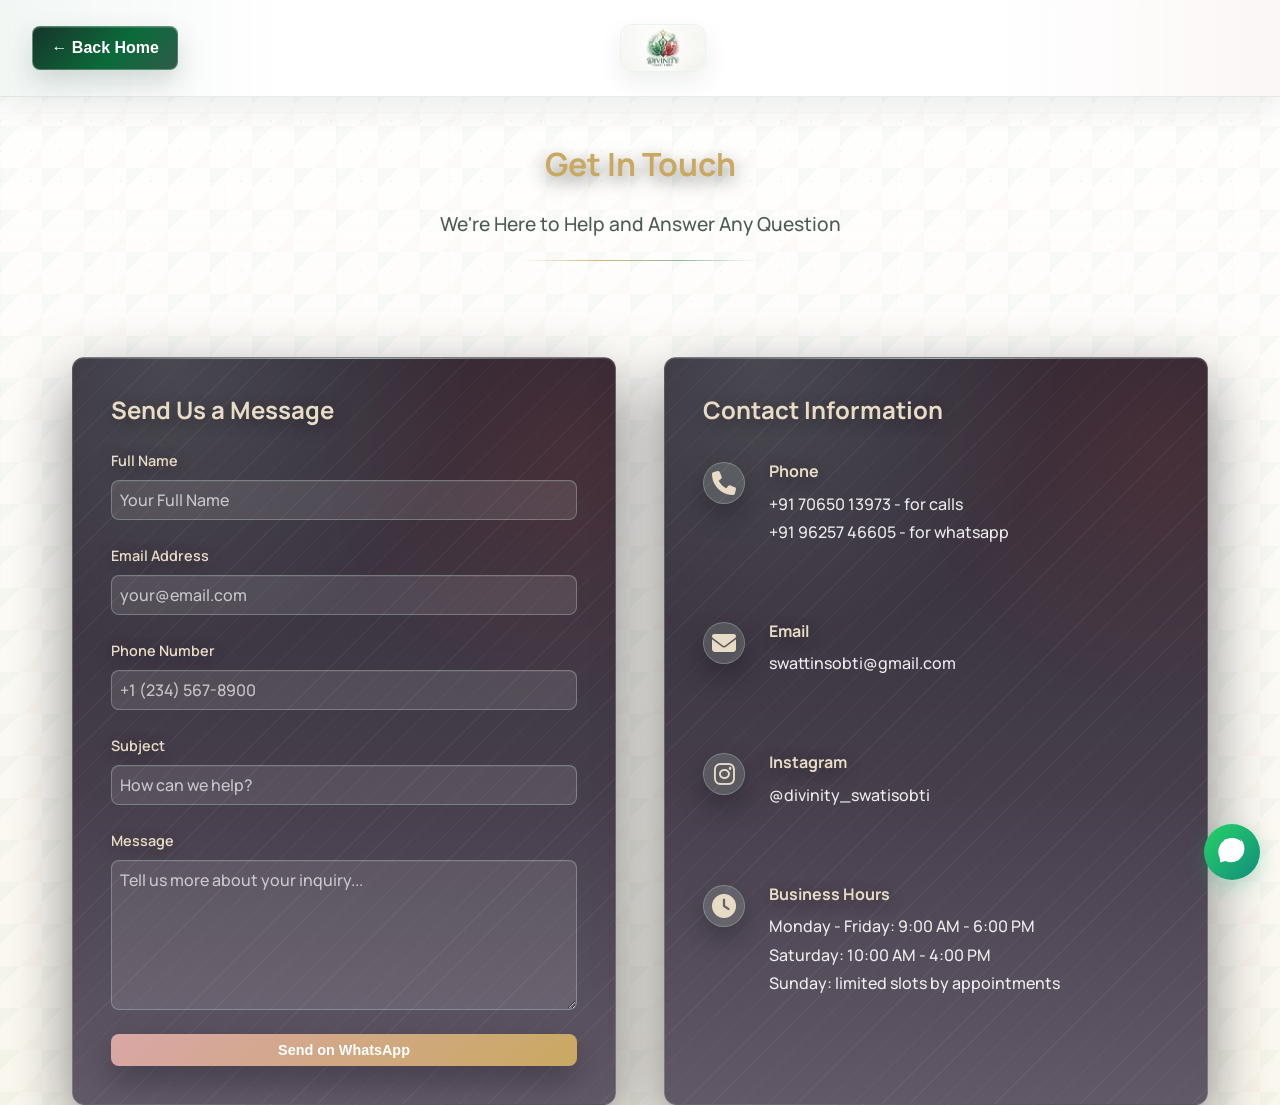
<file: contact.html>
<!DOCTYPE html>
<html lang="en">
<head>
    <meta charset="UTF-8" />
    <meta name="viewport" content="width=device-width, initial-scale=1.0" />
    <title>Contact - Divinity Swati Sobti</title>
    <link rel="stylesheet" href="https://cdnjs.cloudflare.com/ajax/libs/font-awesome/6.4.0/css/all.min.css">
    <link rel="stylesheet" href="styles.css">
</head>
<body>
    <nav class="navbar">
        <button class="back-button" onclick="window.location.href='index.html'">← Back Home</button>
        <a class="logo" href="index.html" aria-label="Divinity Swati Sobti"><img src="public/divinity-logo.jpeg" alt="Divinity Swati Sobti Logo"></a>
        <div style="width: 100px;"></div>
    </nav>

    <div class="page-title">
        <h1>Get In Touch</h1>
        <p style="color: var(--text-muted); font-size: 1.2rem;">We're Here to Help and Answer Any Question</p>
    </div>

    <div class="content">
        <div class="contact-wrapper">
            <div class="contact-form-section">
                <h3>Send Us a Message</h3>
                <form class="contact-form">
                    <div class="form-group">
                        <label for="name">Full Name</label>
                        <input type="text" id="name" placeholder="Your Full Name" required>
                    </div>
                    <div class="form-group">
                        <label for="email">Email Address</label>
                        <input type="email" id="email" placeholder="your@email.com" required>
                    </div>
                    <div class="form-group">
                        <label for="phone">Phone Number</label>
                        <input type="tel" id="phone" placeholder="+1 (234) 567-8900" required>
                    </div>
                    <div class="form-group">
                        <label for="subject">Subject</label>
                        <input type="text" id="subject" placeholder="How can we help?" required>
                    </div>
                    <div class="form-group">
                        <label for="message">Message</label>
                        <textarea id="message" placeholder="Tell us more about your inquiry..." rows="6" required></textarea>
                    </div>
                    <button type="submit" class="btn btn-primary">Send on WhatsApp</button>
                </form>
            </div>

            <div class="contact-info-section">
                <h3>Contact Information</h3>
                <div class="info-item">
                    <i class="fas fa-phone"></i>
                    <div>
                        <h4>Phone</h4>
                        <p>
                            <a href="tel:+917065013973">+91 70650 13973</a> - for calls<br>
                            <a href="https://wa.me/919625746605" target="_blank" rel="noopener noreferrer">+91 96257 46605</a> - for whatsapp
                        </p>
                    </div>
                </div>
                <div class="info-item">
                    <i class="fas fa-envelope"></i>
                    <div>
                        <h4>Email</h4>
                        <p><a href="mailto:swattinsobti@gmail.com">swattinsobti@gmail.com</a></p>
                    </div>
                </div>
                <div class="info-item">
                    <i class="fab fa-instagram"></i>
                    <div>
                        <h4>Instagram</h4>
                        <p><a href="https://www.instagram.com/divinity_swatisobti/" target="_blank" rel="noopener noreferrer">@divinity_swatisobti</a></p>
                    </div>
                </div>
                <div class="info-item">
                    <i class="fas fa-clock"></i>
                    <div>
                        <h4>Business Hours</h4>
                        <p>Monday - Friday: 9:00 AM - 6:00 PM<br>Saturday: 10:00 AM - 4:00 PM<br>Sunday: limited slots by appointments</p>
                    </div>
                </div>
            </div>
        </div>
    </div>

    <!-- WhatsApp Floating Button -->
    <a class="whatsapp-float" href="https://wa.me/919625746605" target="_blank" rel="noopener noreferrer" aria-label="Chat on WhatsApp">
        <i class="fab fa-whatsapp"></i>
    </a>
    
    <script src="logo.js"></script>
    <script src="whatsapp-fix.js"></script>
    <script src="whatsapp-contact.js"></script>
</body>
</html>
</file>
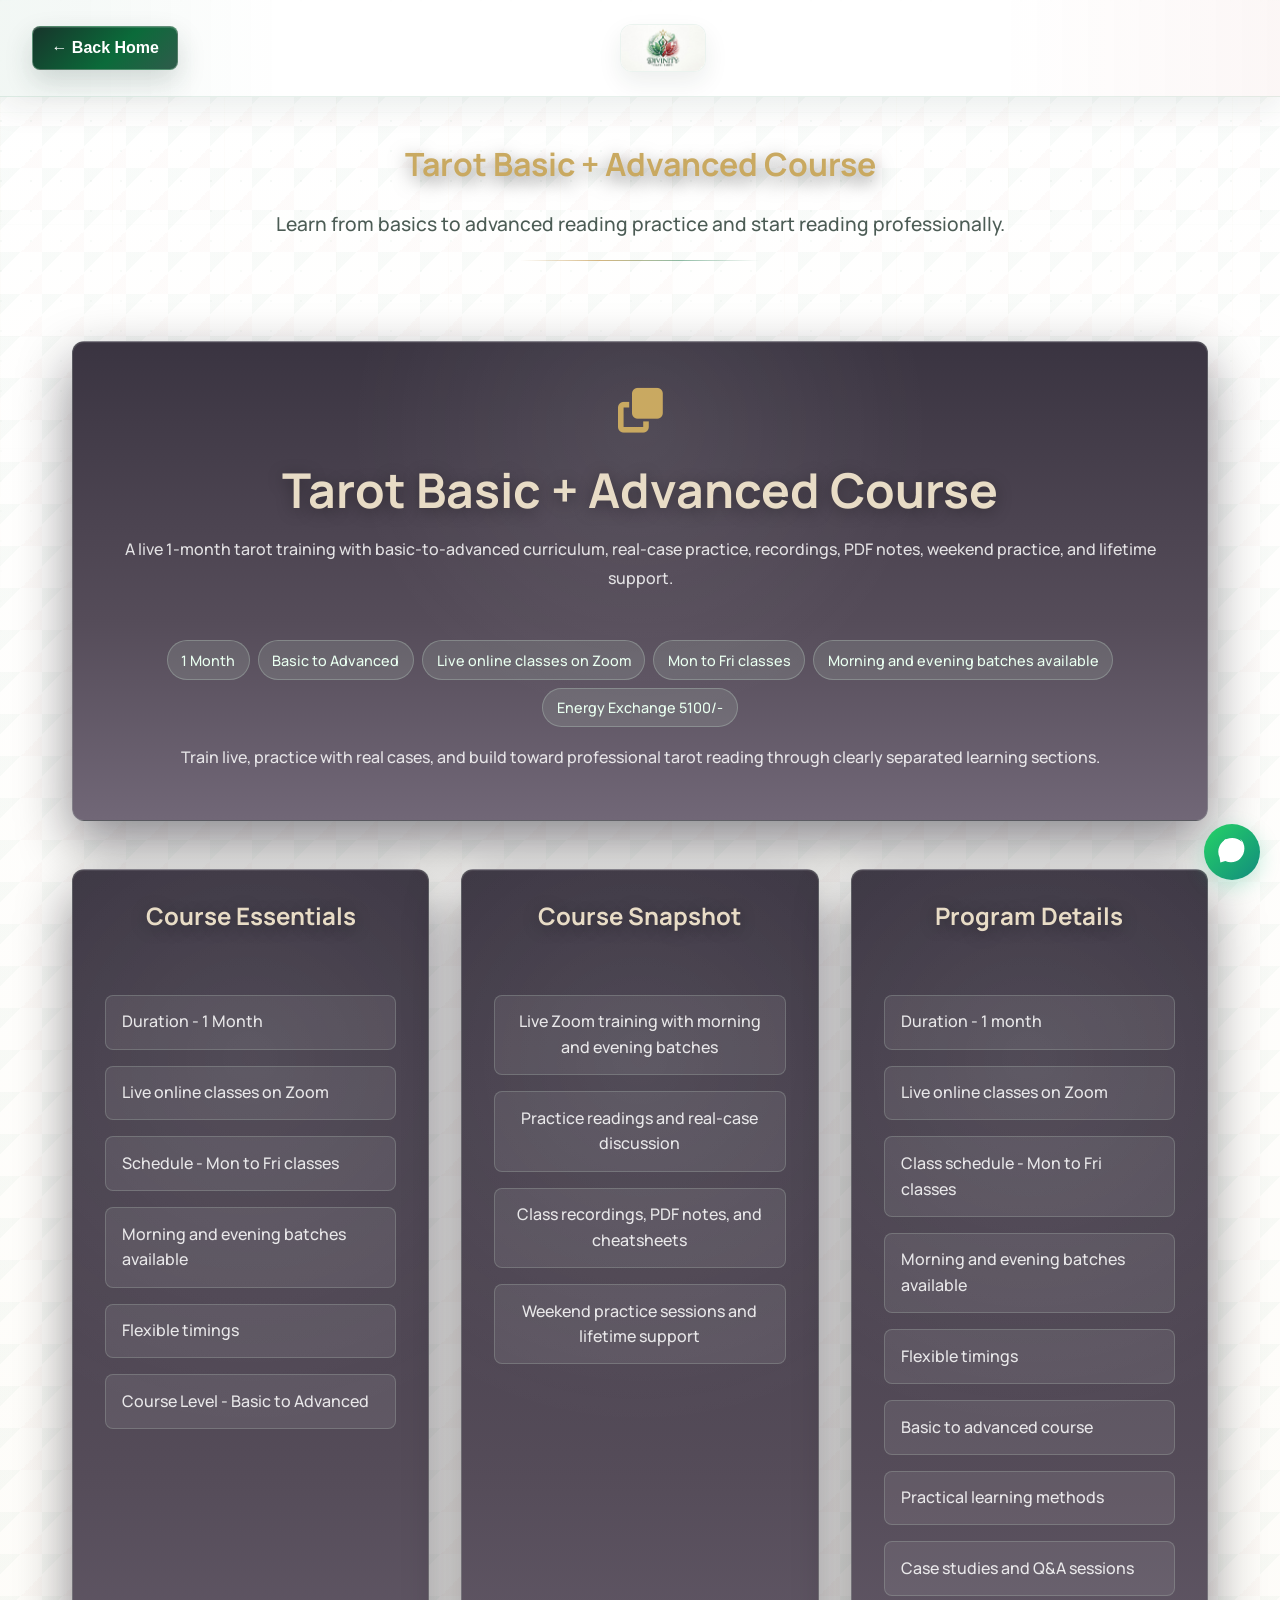
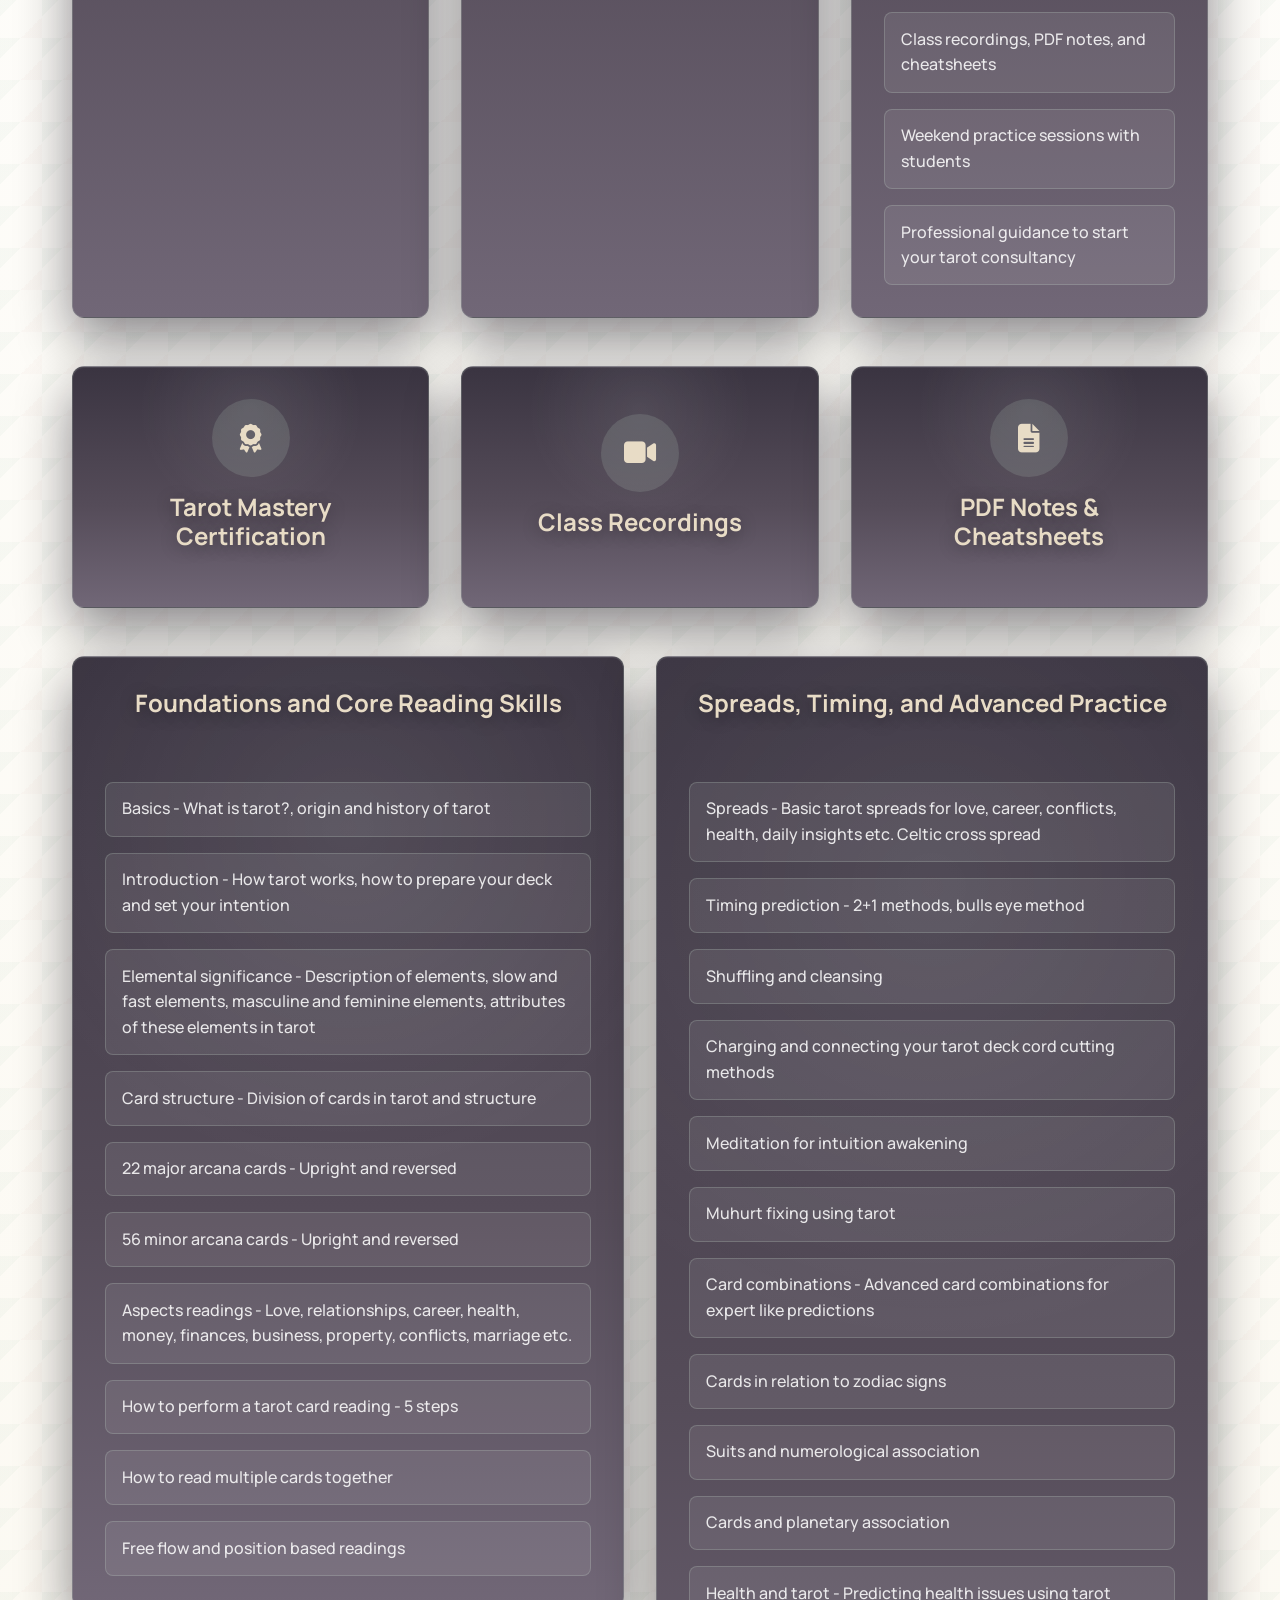
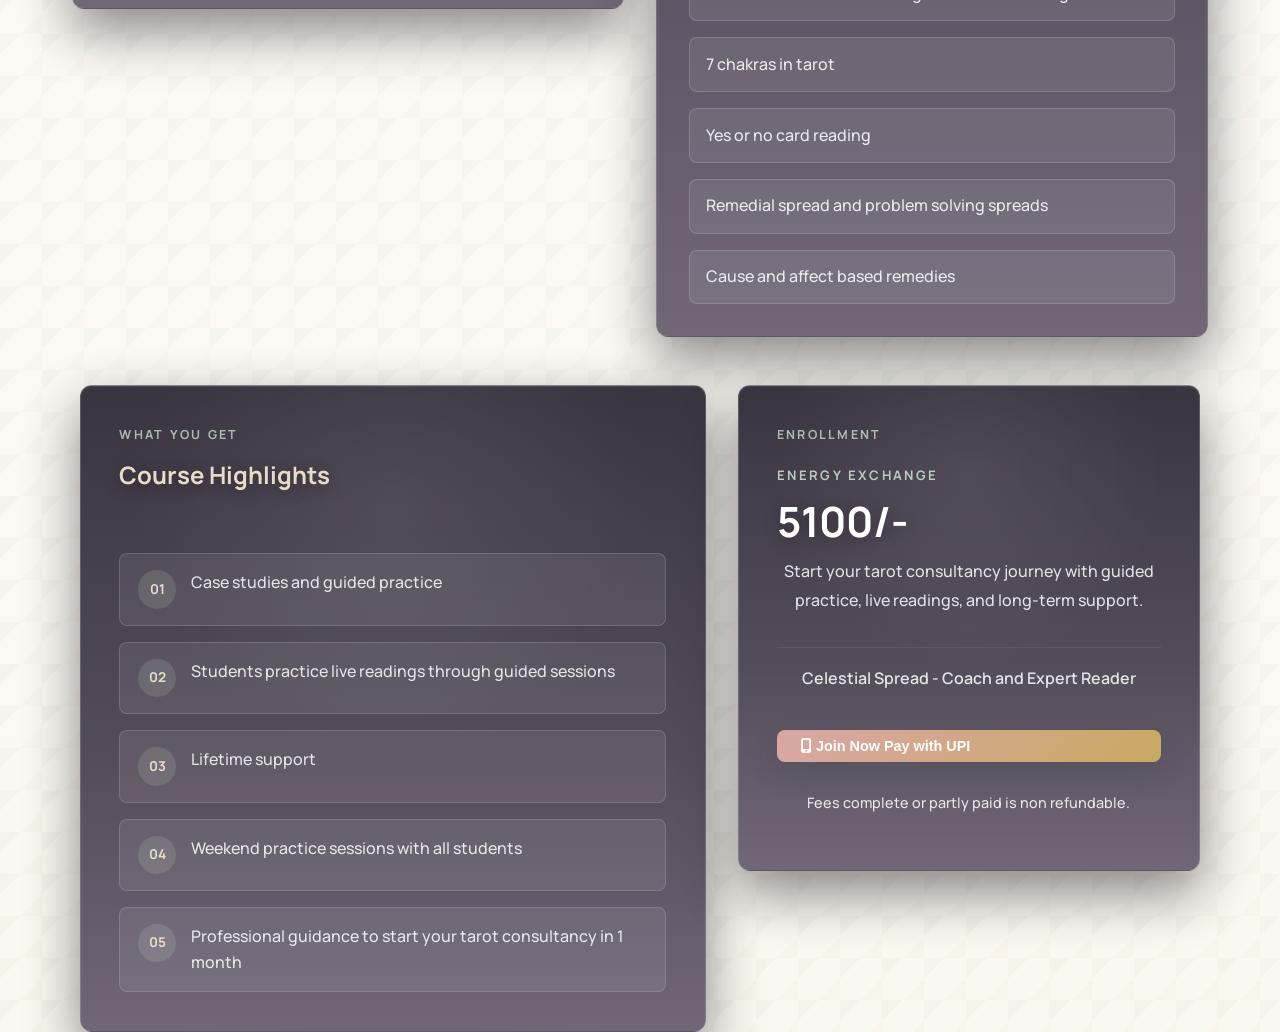
<file: courses-detail.html>
<!DOCTYPE html>
<html lang="en">
<head>
    <meta charset="UTF-8" />
    <meta name="viewport" content="width=device-width, initial-scale=1.0" />
    <title>Tarot Basic + Advanced Course - Divinity Swati Sobti</title>
    <link rel="stylesheet" href="https://cdnjs.cloudflare.com/ajax/libs/font-awesome/6.4.0/css/all.min.css">
    <link rel="stylesheet" href="styles.css">
</head>
<body>
    <nav class="navbar">
        <button class="back-button" onclick="window.location.href='index.html'">&larr; Back Home</button>
        <a class="logo" href="index.html" aria-label="Divinity Swati Sobti"><img src="public/divinity-logo.jpeg" alt="Divinity Swati Sobti Logo"></a>
        <div style="width: 100px;"></div>
    </nav>

    <div class="page-title">
        <h1>Tarot Basic + Advanced Course</h1>
        <p style="color: var(--text-muted); font-size: 1.2rem;">Learn from basics to advanced reading practice and start reading professionally.</p>
    </div>

    <div class="content" id="coursesDetailContent"></div>

    <script src="logo.js"></script>
    <script src="phonepe-payment.js"></script>
    <script src="components.js"></script>
    <!-- WhatsApp Floating Button -->
    <a class="whatsapp-float" href="https://wa.me/919625746605" target="_blank" rel="noopener noreferrer" aria-label="Chat on WhatsApp">
        <i class="fab fa-whatsapp"></i>
    </a>
    
    <script src="whatsapp-fix.js"></script>
</body>
</html>
</file>
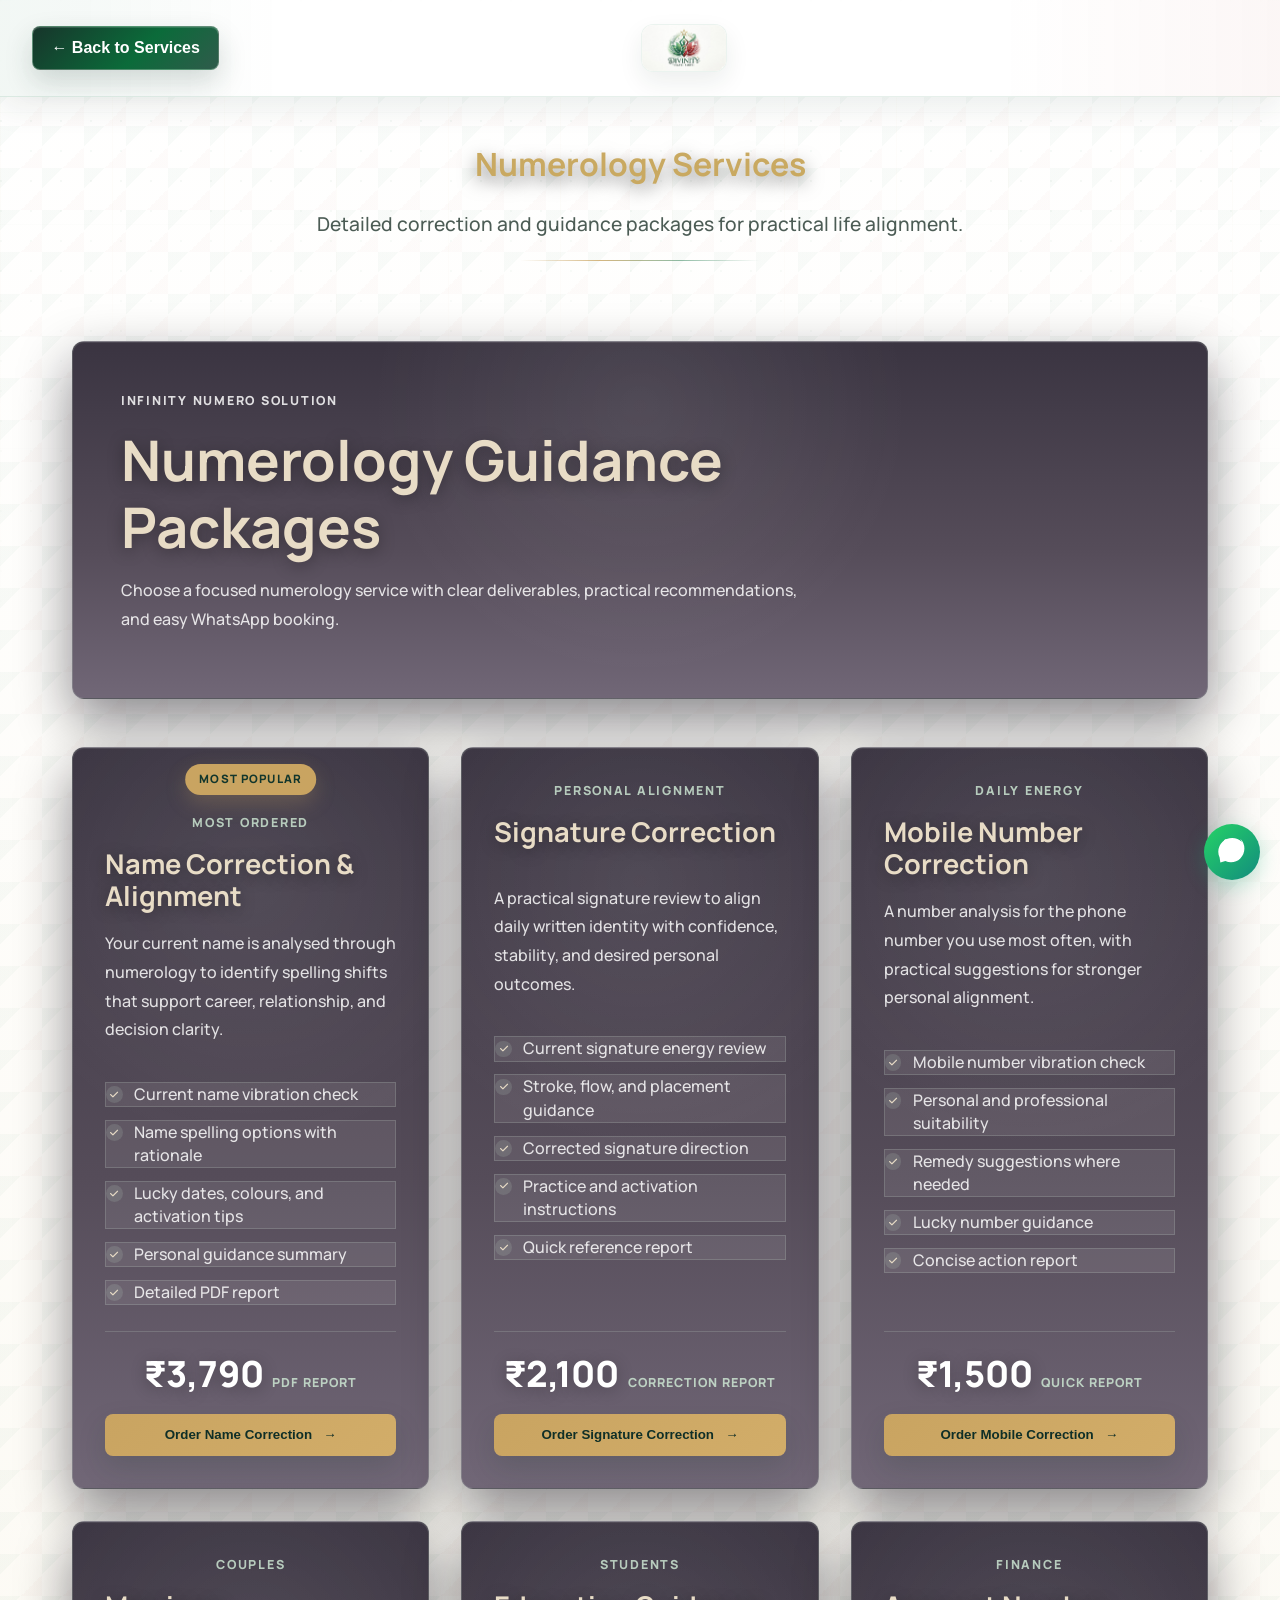
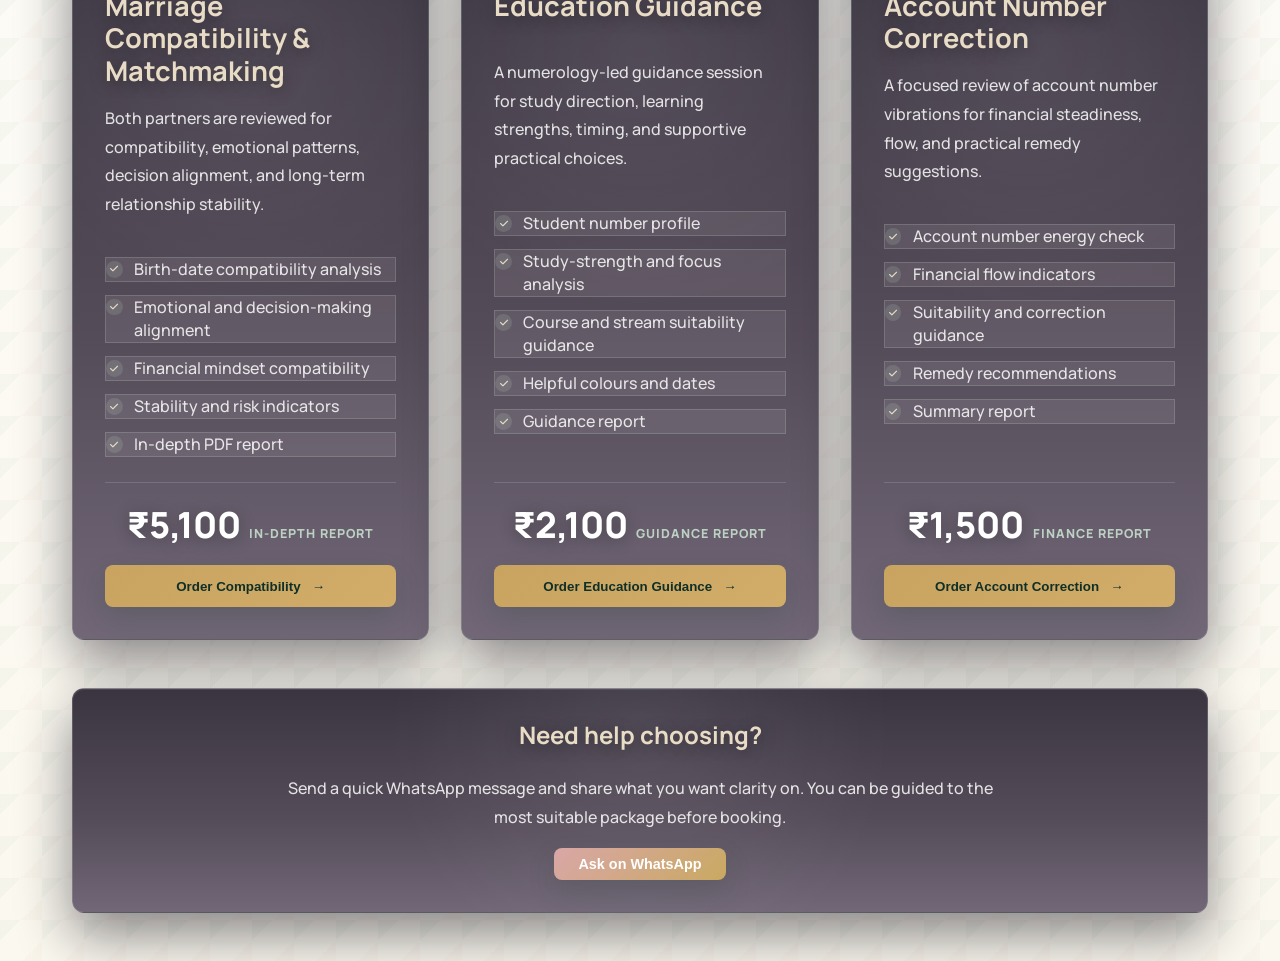
<file: numerology-detail.html>
<!DOCTYPE html>
<html lang="en">
<head>
    <meta charset="UTF-8" />
    <meta name="viewport" content="width=device-width, initial-scale=1.0" />
    <title>Numerology Services - Divinity Swati Sobti</title>
    <link rel="stylesheet" href="https://cdnjs.cloudflare.com/ajax/libs/font-awesome/6.4.0/css/all.min.css">
    <link rel="stylesheet" href="styles.css">
</head>
<body>
    <nav class="navbar">
        <button class="back-button" onclick="window.location.href='index.html#services'">&larr; Back to Services</button>
        <a class="logo" href="index.html" aria-label="Divinity Swati Sobti"><img src="public/divinity-logo.jpeg" alt="Divinity Swati Sobti Logo"></a>
        <div style="width: 100px;"></div>
    </nav>

    <div class="page-title">
        <h1>Numerology Services</h1>
        <p style="color: var(--text-muted); font-size: 1.2rem;">Detailed correction and guidance packages for practical life alignment.</p>
    </div>

    <main class="content service-package-page" id="servicePackageContent" data-service-id="numerology"></main>

    <script src="logo.js"></script>
    <script src="whatsapp-contact.js"></script>
    <script src="phonepe-payment.js"></script>
    <script src="components.js"></script>

    <a class="whatsapp-float" href="https://wa.me/919625746605" target="_blank" rel="noopener noreferrer" aria-label="Chat on WhatsApp">
        <i class="fab fa-whatsapp"></i>
    </a>

    <script src="whatsapp-fix.js"></script>
</body>
</html>
</file>
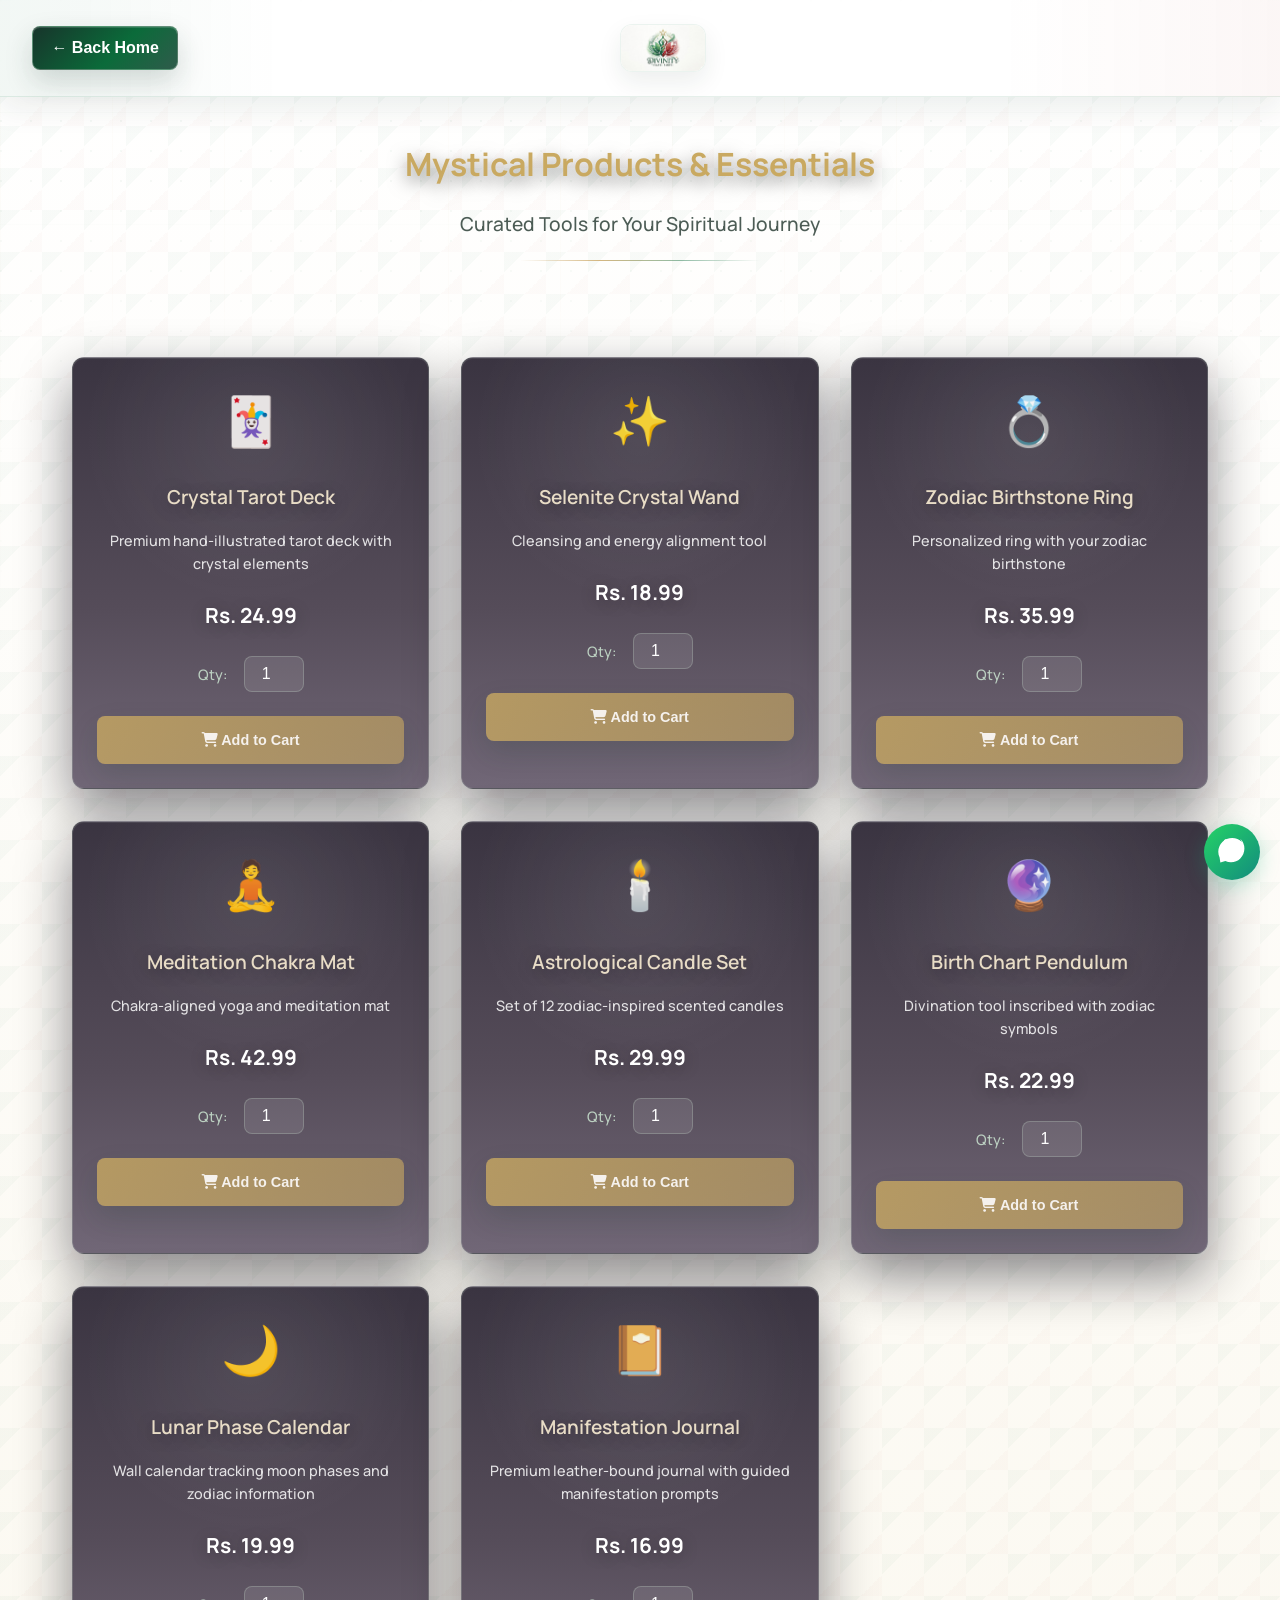
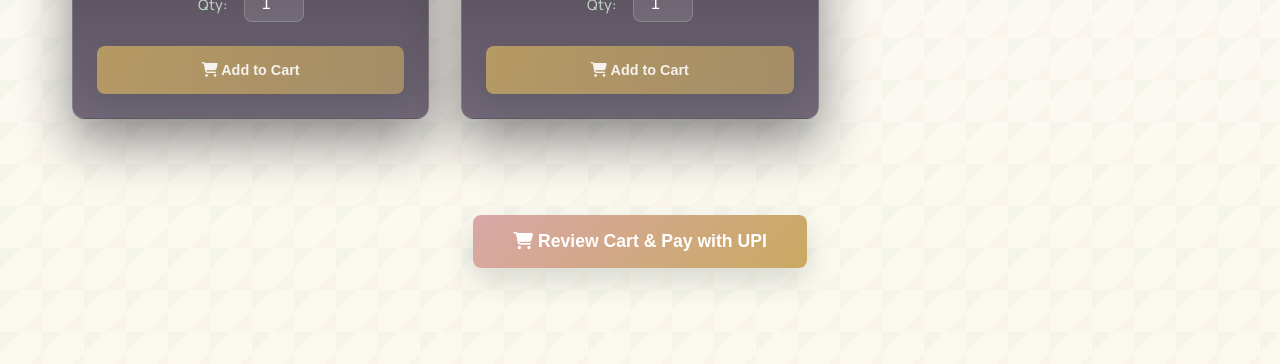
<file: products-detail.html>
<!DOCTYPE html>
<html lang="en">
<head>
    <meta charset="UTF-8" />
    <meta name="viewport" content="width=device-width, initial-scale=1.0" />
    <title>Mystical Products - Astrology Shop</title>
    <link rel="stylesheet" href="https://cdnjs.cloudflare.com/ajax/libs/font-awesome/6.4.0/css/all.min.css">
    <link rel="stylesheet" href="styles.css">
</head>
<body>
    <nav class="navbar">
        <button class="back-button" onclick="window.location.href='index.html'">← Back Home</button>
        <a class="logo" href="index.html" aria-label="Divinity Swati Sobti"><img src="public/divinity-logo.jpeg" alt="Divinity Swati Sobti Logo"></a>
        <div style="width: 100px;"></div>
    </nav>

    <div class="page-title">
        <h1>Mystical Products & Essentials</h1>
        <p style="color: var(--text-muted); font-size: 1.2rem;">Curated Tools for Your Spiritual Journey</p>
    </div>

    <div class="content">
        <div class="products-grid" id="productsGrid">
            <!-- Products will be inserted here by JavaScript -->
        </div>
    </div>

    <!-- Proceed to Checkout -->
    <div style="text-align: center; margin: var(--spacing-xl) 0; padding: var(--spacing-xl) var(--spacing-lg);">
        <button class="cta-button" onclick="proceedToCheckout()" style="padding: 1rem 2.5rem; font-size: 1.1rem;">
            <i class="fas fa-shopping-cart"></i> Review Cart & Pay with UPI
        </button>
    </div>

    <!-- WhatsApp Floating Button -->
    <a class="whatsapp-float" href="https://wa.me/919625746605" target="_blank" rel="noopener noreferrer" aria-label="Chat on WhatsApp">
        <i class="fab fa-whatsapp"></i>
    </a>
    
    <script src="logo.js"></script>
    <script src="whatsapp-fix.js"></script>
    <script>

        const products = [
            {
                id: 1,
                name: "Crystal Tarot Deck",
                icon: "🃏",
                price: 24.99,
                description: "Premium hand-illustrated tarot deck with crystal elements"
            },
            {
                id: 2,
                name: "Selenite Crystal Wand",
                icon: "✨",
                price: 18.99,
                description: "Cleansing and energy alignment tool"
            },
            {
                id: 3,
                name: "Zodiac Birthstone Ring",
                icon: "💍",
                price: 35.99,
                description: "Personalized ring with your zodiac birthstone"
            },
            {
                id: 4,
                name: "Meditation Chakra Mat",
                icon: "🧘",
                price: 42.99,
                description: "Chakra-aligned yoga and meditation mat"
            },
            {
                id: 5,
                name: "Astrological Candle Set",
                icon: "🕯️",
                price: 29.99,
                description: "Set of 12 zodiac-inspired scented candles"
            },
            {
                id: 6,
                name: "Birth Chart Pendulum",
                icon: "🔮",
                price: 22.99,
                description: "Divination tool inscribed with zodiac symbols"
            },
            {
                id: 7,
                name: "Lunar Phase Calendar",
                icon: "🌙",
                price: 19.99,
                description: "Wall calendar tracking moon phases and zodiac information"
            },
            {
                id: 8,
                name: "Manifestation Journal",
                icon: "📔",
                price: 16.99,
                description: "Premium leather-bound journal with guided manifestation prompts"
            }
        ];

        let cart = JSON.parse(localStorage.getItem('cart')) || {};

        function formatPrice(price) {
            return `Rs. ${Number(price || 0).toLocaleString('en-IN', {
                minimumFractionDigits: Number.isInteger(Number(price || 0)) ? 0 : 2,
                maximumFractionDigits: 2
            })}`;
        }

        // Initialize Products
        function initializeProducts() {
            const productsGrid = document.getElementById('productsGrid');
            productsGrid.innerHTML = '';

            products.forEach(product => {
                const productCard = document.createElement('div');
                productCard.className = 'product-card';
                productCard.innerHTML = `
                    <div class="product-icon">${product.icon}</div>
                    <div class="product-name">${product.name}</div>
                    <div class="product-description">${product.description}</div>
                    <div class="product-price">${formatPrice(product.price)}</div>
                    <div class="product-qty">
                        <label style="color: var(--text-muted); font-size: 0.9rem;">Qty:</label>
                        <input type="number" min="1" value="1" class="qty-input" id="qty-${product.id}">
                    </div>
                    <button class="add-to-cart-btn" onclick="addToCart(${product.id})">
                        <i class="fas fa-shopping-cart"></i> Add to Cart
                    </button>
                `;
                productsGrid.appendChild(productCard);
            });
        }

        // Add to Cart
        function addToCart(productId) {
            const product = products.find(p => p.id === productId);
            const qty = Math.max(1, parseInt(document.getElementById(`qty-${productId}`).value, 10) || 1);

            if (cart[productId]) {
                cart[productId].quantity += qty;
            } else {
                cart[productId] = {
                    ...product,
                    quantity: qty
                };
            }

            localStorage.setItem('cart', JSON.stringify(cart));
            alert(`${product.name} added to cart!`);
        }

        // Proceed to Checkout
        function proceedToCheckout() {
            if (Object.keys(cart).length === 0) {
                alert('Please add items to your cart first!');
                return;
            }
            window.location.href = 'checkout.html';
        }

        // Initialize on page load
        window.addEventListener('load', () => {
            initializeProducts();
        });
    </script>
</body>
</html>
</file>
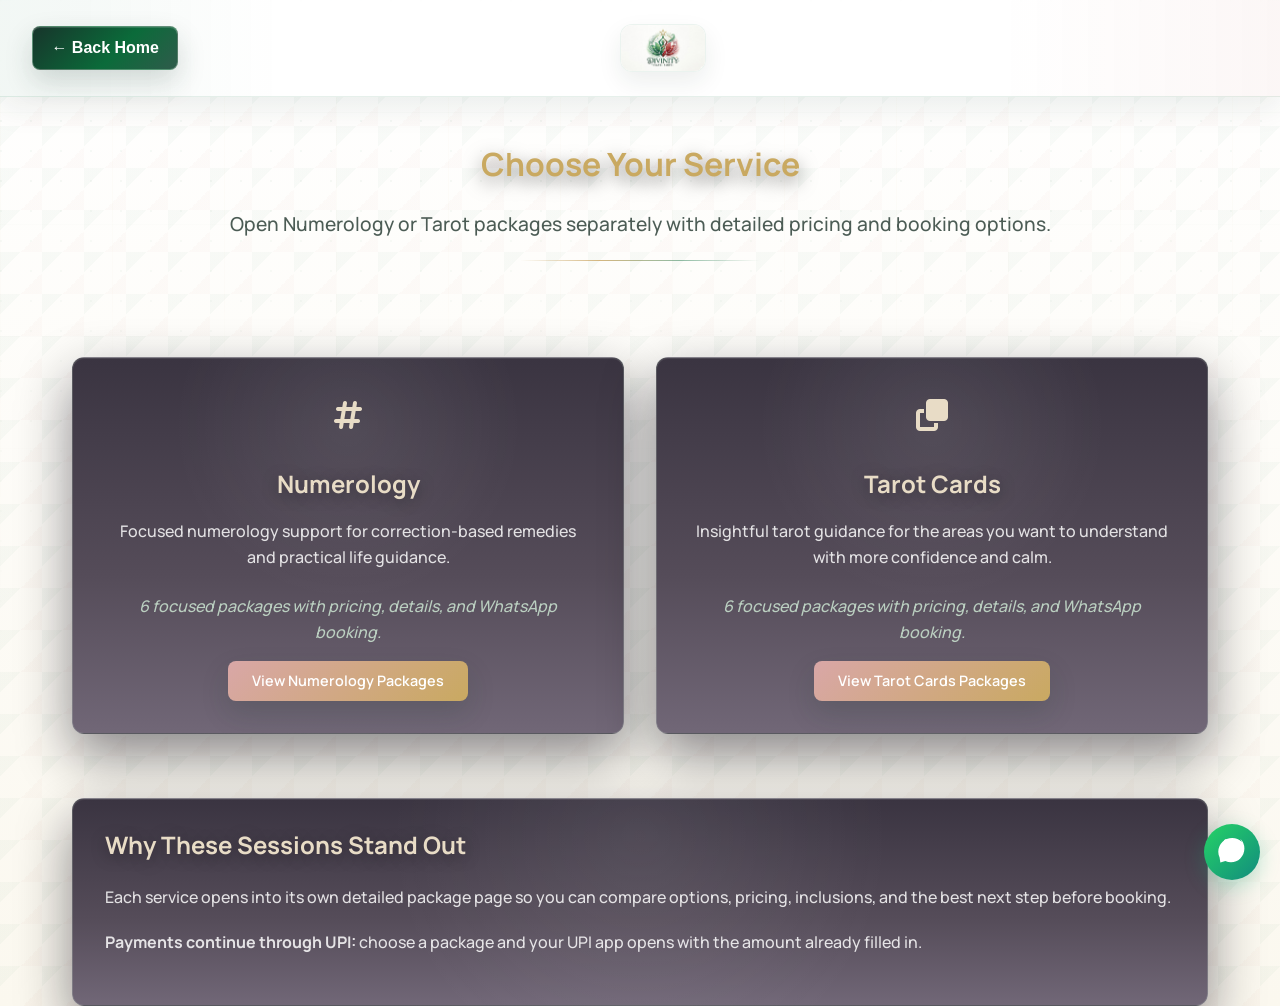
<file: services-detail.html>
<!DOCTYPE html>
<html lang="en">
<head>
    <meta charset="UTF-8" />
    <meta name="viewport" content="width=device-width, initial-scale=1.0" />
    <title>Services - Divinity Swati Sobti</title>
    <link rel="stylesheet" href="https://cdnjs.cloudflare.com/ajax/libs/font-awesome/6.4.0/css/all.min.css">
    <link rel="stylesheet" href="styles.css">
</head>
<body>
    <nav class="navbar">
        <button class="back-button" onclick="window.location.href='index.html'">&larr; Back Home</button>
        <a class="logo" href="index.html" aria-label="Divinity Swati Sobti"><img src="public/divinity-logo.jpeg" alt="Divinity Swati Sobti Logo"></a>
        <div style="width: 100px;"></div>
    </nav>

    <div class="page-title">
        <h1>Choose Your Service</h1>
        <p style="color: var(--text-muted); font-size: 1.2rem;">Open Numerology or Tarot packages separately with detailed pricing and booking options.</p>
    </div>

    <div class="content">
        <div class="services-grid" id="servicesDetailGrid"></div>

        <div class="info-section" style="margin-top: 4rem;">
            <h3>Why These Sessions Stand Out</h3>
            <p>Each service opens into its own detailed package page so you can compare options, pricing, inclusions, and the best next step before booking.</p>
            <p style="margin-top: 1rem;"><strong>Payments continue through UPI:</strong> choose a package and your UPI app opens with the amount already filled in.</p>
        </div>
    </div>

    <script src="logo.js"></script>
    <script src="whatsapp-contact.js"></script>
    <script src="phonepe-payment.js"></script>
    <script src="components.js"></script>
    <!-- WhatsApp Floating Button -->
    <a class="whatsapp-float" href="https://wa.me/919625746605" target="_blank" rel="noopener noreferrer" aria-label="Chat on WhatsApp">
        <i class="fab fa-whatsapp"></i>
    </a>
    
    <script src="whatsapp-fix.js"></script>
</body>
</html>
</file>
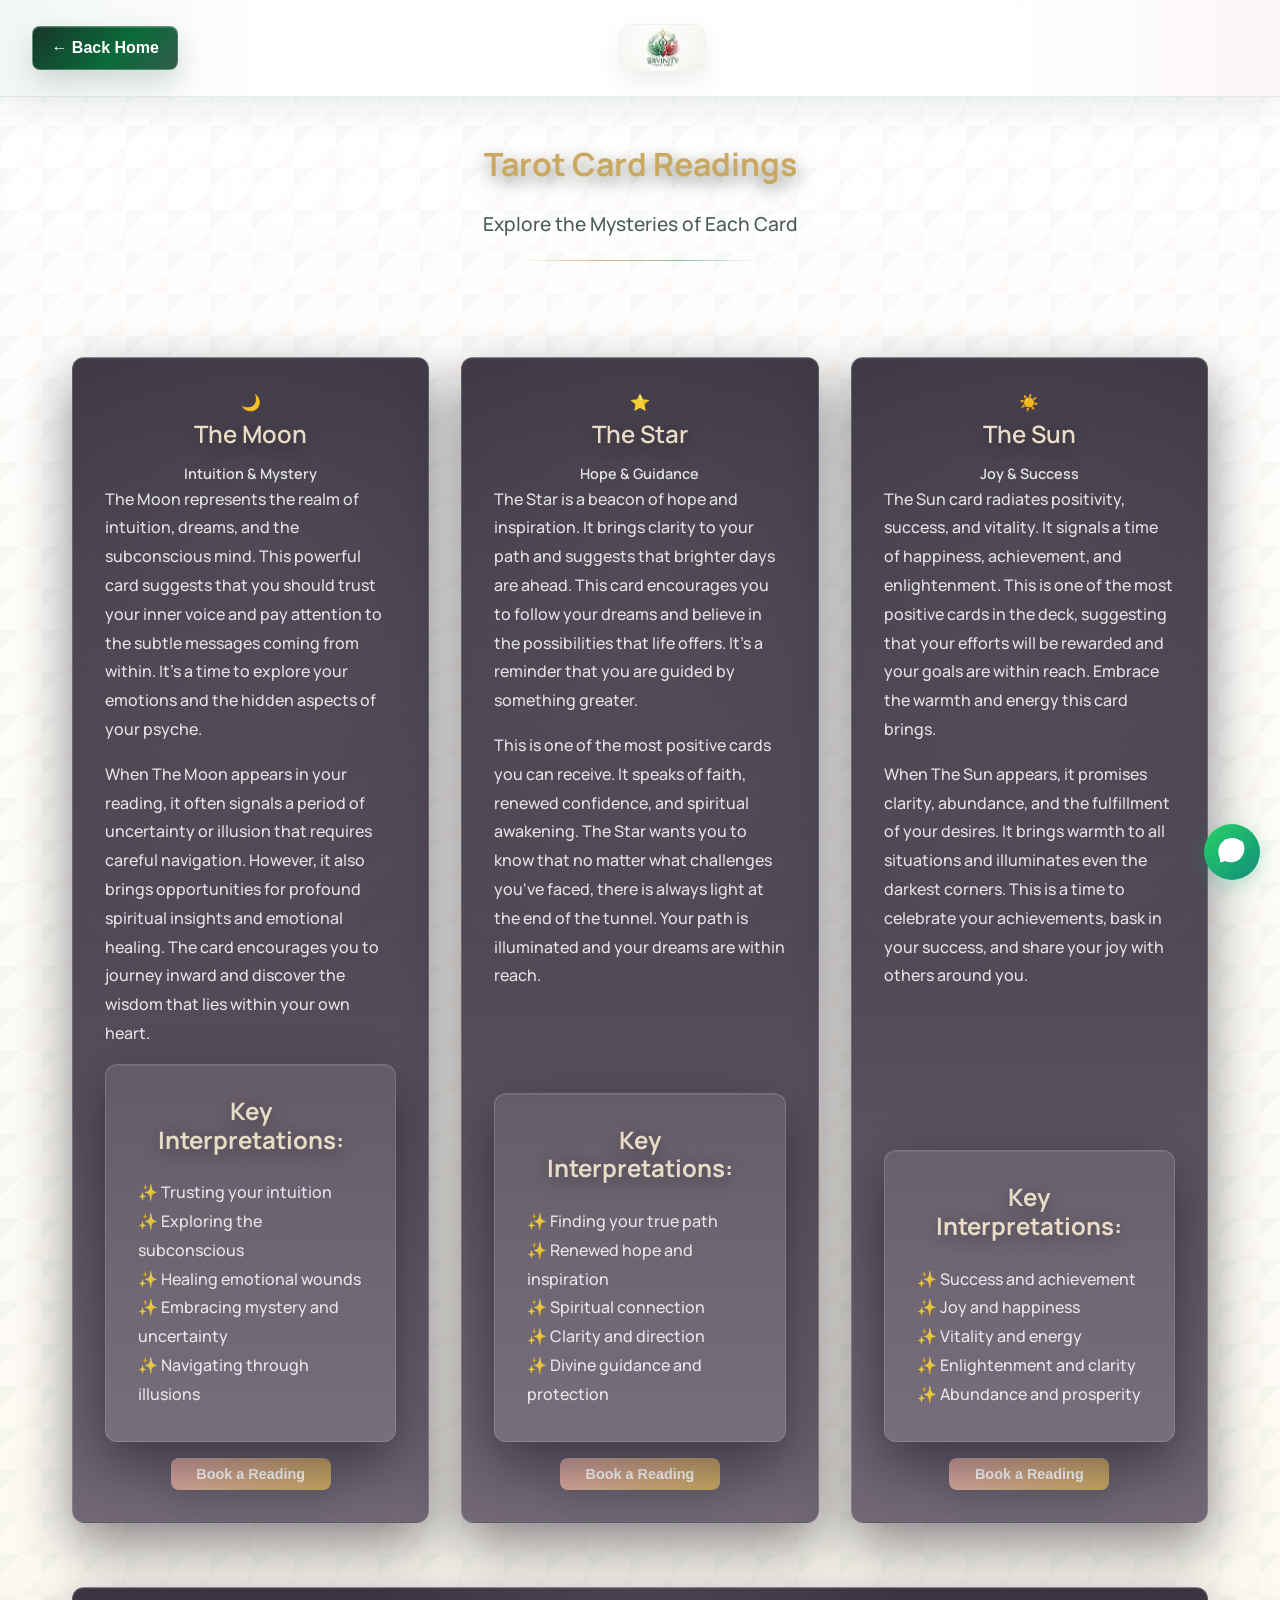
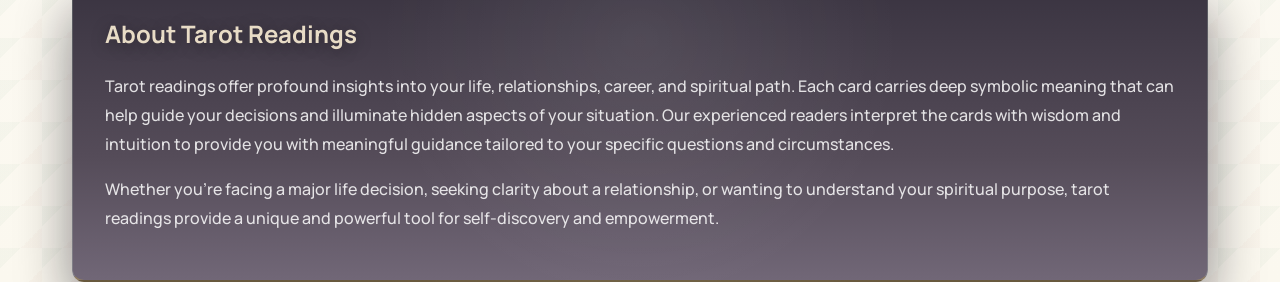
<file: tarot-detail.html>
<!DOCTYPE html>
<html lang="en">
<head>
    <meta charset="UTF-8" />
    <meta name="viewport" content="width=device-width, initial-scale=1.0" />
    <title>Tarot Readings - Divinity Swati Sobti</title>
    <link rel="stylesheet" href="https://cdnjs.cloudflare.com/ajax/libs/font-awesome/6.4.0/css/all.min.css">
    <link rel="stylesheet" href="styles.css">
</head>
<body>
    <nav class="navbar">
        <button class="back-button" onclick="window.location.href='index.html'">← Back Home</button>
        <a class="logo" href="index.html" aria-label="Divinity Swati Sobti"><img src="public/divinity-logo.jpeg" alt="Divinity Swati Sobti Logo"></a>
        <div style="width: 100px;"></div>
    </nav>

    <div class="page-title">
        <h1>Tarot Card Readings</h1>
        <p style="color: var(--text-muted); font-size: 1.2rem;">Explore the Mysteries of Each Card</p>
    </div>

    <div class="content">
        <div class="tarot-grid">
            <div class="tarot-expanded">
                <div class="tarot-icon">🌙</div>
                <div class="tarot-name">The Moon</div>
                <div class="tarot-meaning">Intuition & Mystery</div>
                <div class="tarot-description">
                    <p>The Moon represents the realm of intuition, dreams, and the subconscious mind. This powerful card suggests that you should trust your inner voice and pay attention to the subtle messages coming from within. It's a time to explore your emotions and the hidden aspects of your psyche.</p>
                    <p>When The Moon appears in your reading, it often signals a period of uncertainty or illusion that requires careful navigation. However, it also brings opportunities for profound spiritual insights and emotional healing. The card encourages you to journey inward and discover the wisdom that lies within your own heart.</p>
                </div>
                <div class="info-section">
                    <h3>Key Interpretations:</h3>
                    <p>✨ Trusting your intuition<br>
                    ✨ Exploring the subconscious<br>
                    ✨ Healing emotional wounds<br>
                    ✨ Embracing mystery and uncertainty<br>
                    ✨ Navigating through illusions</p>
                </div>
                <button class="cta-button" onclick="window.UpiPayment ? window.UpiPayment.bookTarotReading('The Moon') : window.AstrologyWhatsApp.openBookingRequest('a tarot reading for The Moon')">Book a Reading</button>
            </div>

            <div class="tarot-expanded">
                <div class="tarot-icon">⭐</div>
                <div class="tarot-name">The Star</div>
                <div class="tarot-meaning">Hope & Guidance</div>
                <div class="tarot-description">
                    <p>The Star is a beacon of hope and inspiration. It brings clarity to your path and suggests that brighter days are ahead. This card encourages you to follow your dreams and believe in the possibilities that life offers. It's a reminder that you are guided by something greater.</p>
                    <p>This is one of the most positive cards you can receive. It speaks of faith, renewed confidence, and spiritual awakening. The Star wants you to know that no matter what challenges you've faced, there is always light at the end of the tunnel. Your path is illuminated and your dreams are within reach.</p>
                </div>
                <div class="info-section">
                    <h3>Key Interpretations:</h3>
                    <p>✨ Finding your true path<br>
                    ✨ Renewed hope and inspiration<br>
                    ✨ Spiritual connection<br>
                    ✨ Clarity and direction<br>
                    ✨ Divine guidance and protection</p>
                </div>
                <button class="cta-button" onclick="window.UpiPayment ? window.UpiPayment.bookTarotReading('The Star') : window.AstrologyWhatsApp.openBookingRequest('a tarot reading for The Star')">Book a Reading</button>
            </div>

            <div class="tarot-expanded">
                <div class="tarot-icon">☀️</div>
                <div class="tarot-name">The Sun</div>
                <div class="tarot-meaning">Joy & Success</div>
                <div class="tarot-description">
                    <p>The Sun card radiates positivity, success, and vitality. It signals a time of happiness, achievement, and enlightenment. This is one of the most positive cards in the deck, suggesting that your efforts will be rewarded and your goals are within reach. Embrace the warmth and energy this card brings.</p>
                    <p>When The Sun appears, it promises clarity, abundance, and the fulfillment of your desires. It brings warmth to all situations and illuminates even the darkest corners. This is a time to celebrate your achievements, bask in your success, and share your joy with others around you.</p>
                </div>
                <div class="info-section">
                    <h3>Key Interpretations:</h3>
                    <p>✨ Success and achievement<br>
                    ✨ Joy and happiness<br>
                    ✨ Vitality and energy<br>
                    ✨ Enlightenment and clarity<br>
                    ✨ Abundance and prosperity</p>
                </div>
                <button class="cta-button" onclick="window.UpiPayment ? window.UpiPayment.bookTarotReading('The Sun') : window.AstrologyWhatsApp.openBookingRequest('a tarot reading for The Sun')">Book a Reading</button>
            </div>
        </div>

        <div class="info-section" style="margin-top: 4rem; border-bottom: 2px solid rgba(212, 175, 55, 0.3);">
            <h3>About Tarot Readings</h3>
            <p>Tarot readings offer profound insights into your life, relationships, career, and spiritual path. Each card carries deep symbolic meaning that can help guide your decisions and illuminate hidden aspects of your situation. Our experienced readers interpret the cards with wisdom and intuition to provide you with meaningful guidance tailored to your specific questions and circumstances.</p>
            <p style="margin-top: 1rem;">Whether you're facing a major life decision, seeking clarity about a relationship, or wanting to understand your spiritual purpose, tarot readings provide a unique and powerful tool for self-discovery and empowerment.</p>
        </div>
    </div>

    <!-- WhatsApp Floating Button -->
    <a class="whatsapp-float" href="https://wa.me/919625746605" target="_blank" rel="noopener noreferrer" aria-label="Chat on WhatsApp">
        <i class="fab fa-whatsapp"></i>
    </a>
    
    <script src="logo.js"></script>
    <script src="whatsapp-fix.js"></script>
    <script src="whatsapp-contact.js"></script>
    <script src="phonepe-payment.js"></script>
</body>
</html>
</file>
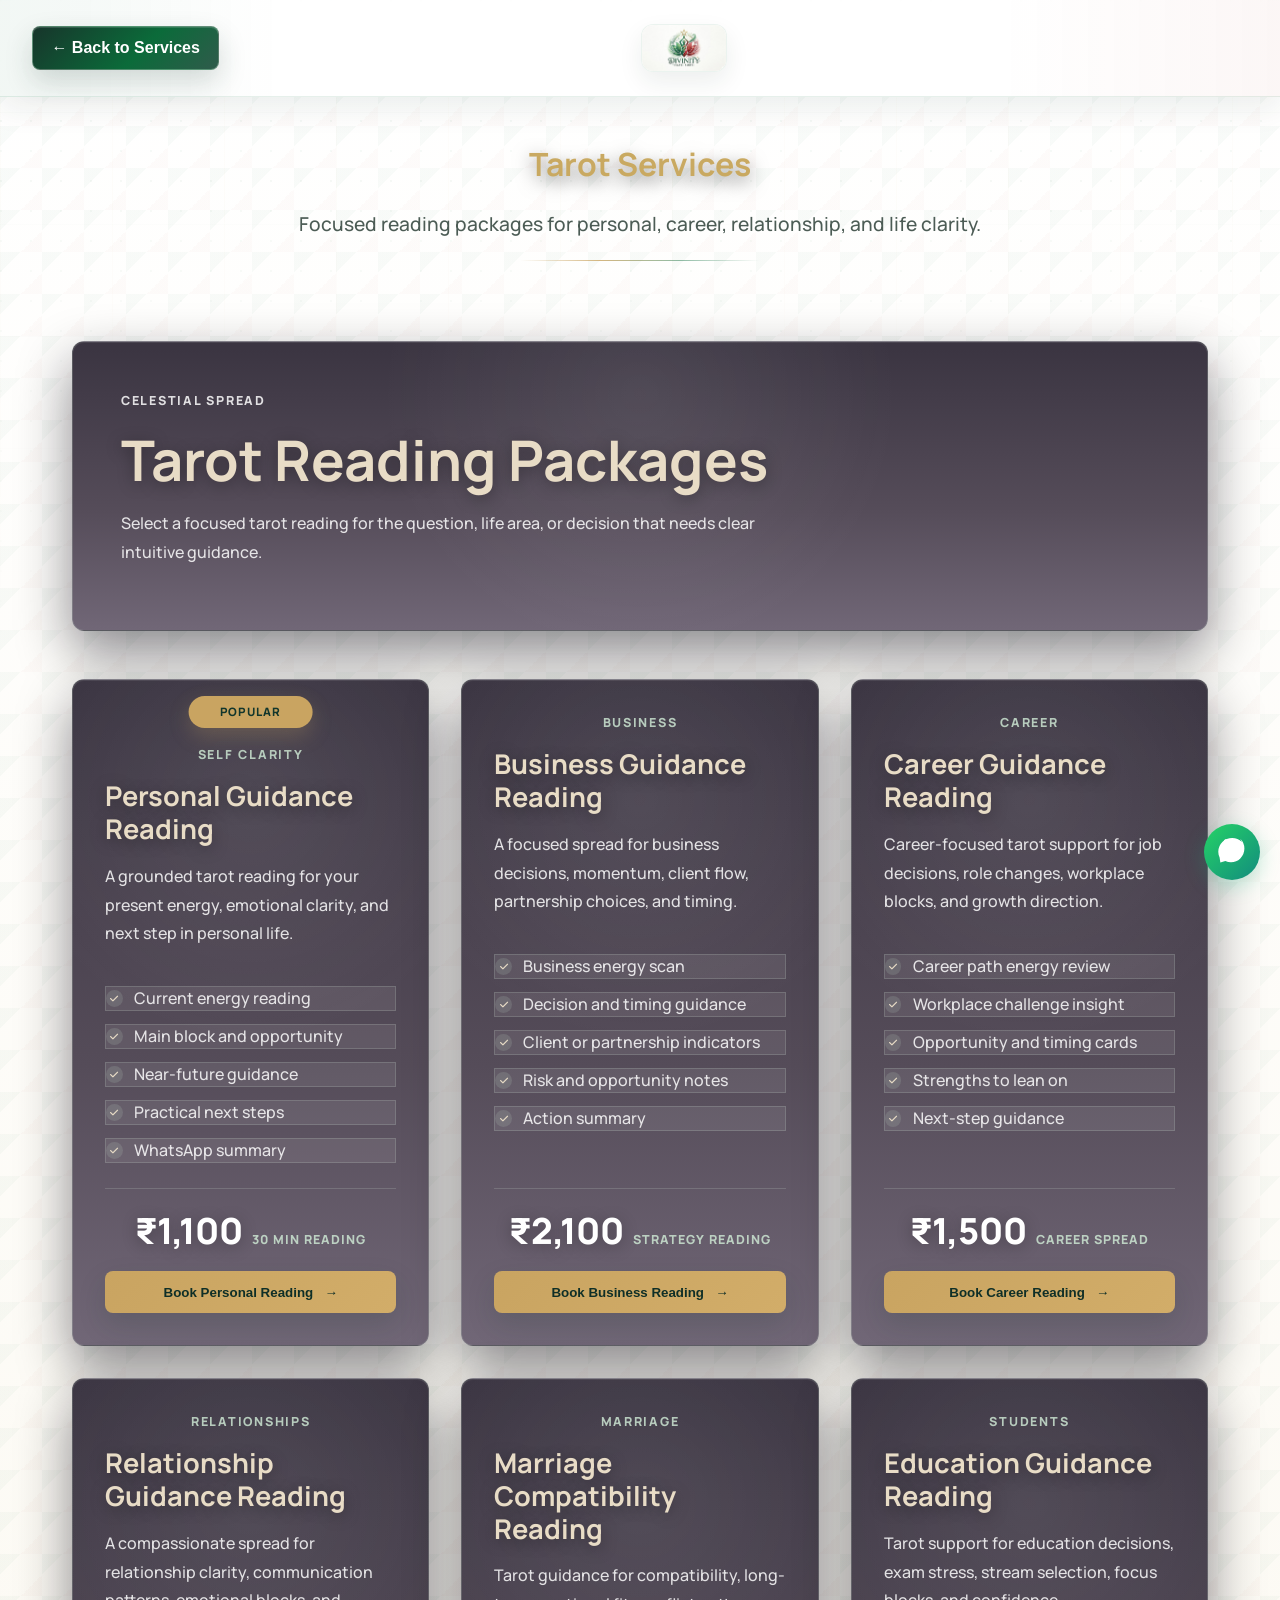
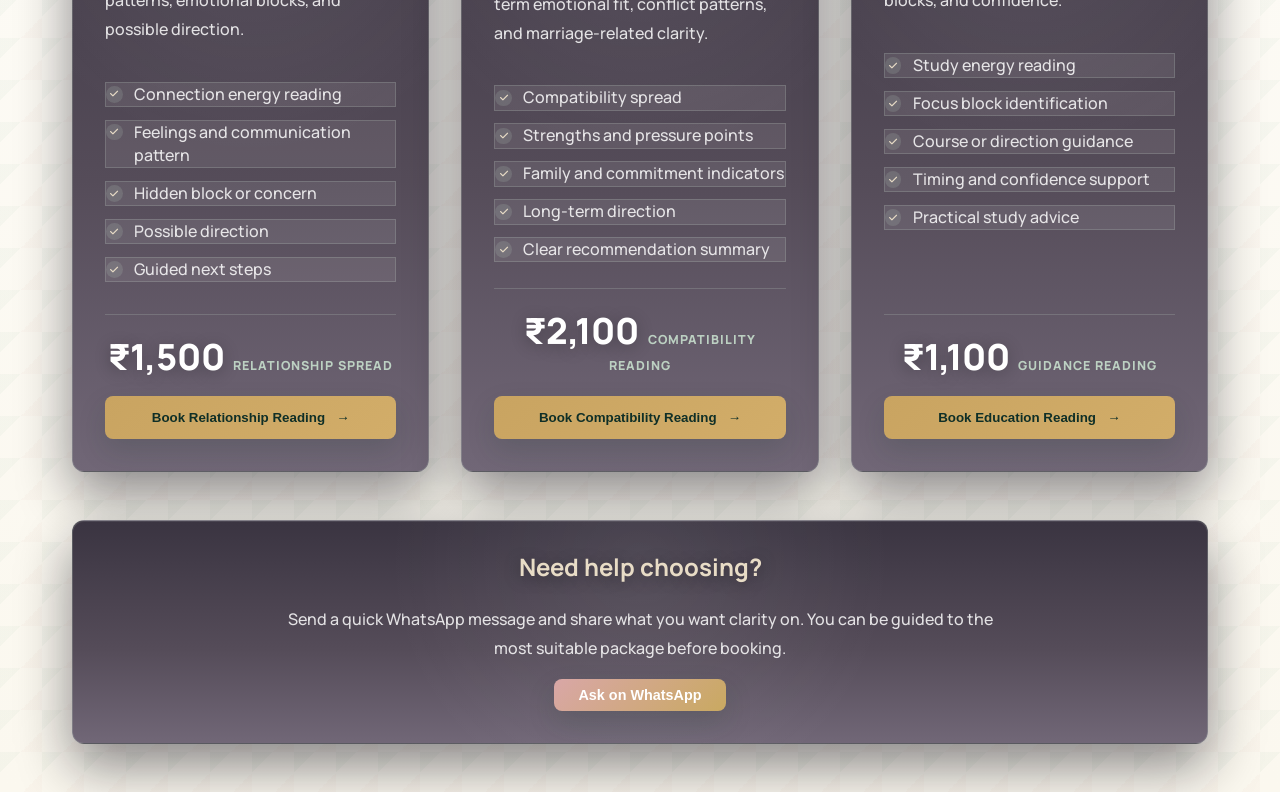
<file: tarot-services-detail.html>
<!DOCTYPE html>
<html lang="en">
<head>
    <meta charset="UTF-8" />
    <meta name="viewport" content="width=device-width, initial-scale=1.0" />
    <title>Tarot Services - Divinity Swati Sobti</title>
    <link rel="stylesheet" href="https://cdnjs.cloudflare.com/ajax/libs/font-awesome/6.4.0/css/all.min.css">
    <link rel="stylesheet" href="styles.css">
</head>
<body>
    <nav class="navbar">
        <button class="back-button" onclick="window.location.href='index.html#services'">&larr; Back to Services</button>
        <a class="logo" href="index.html" aria-label="Divinity Swati Sobti"><img src="public/divinity-logo.jpeg" alt="Divinity Swati Sobti Logo"></a>
        <div style="width: 100px;"></div>
    </nav>

    <div class="page-title">
        <h1>Tarot Services</h1>
        <p style="color: var(--text-muted); font-size: 1.2rem;">Focused reading packages for personal, career, relationship, and life clarity.</p>
    </div>

    <main class="content service-package-page" id="servicePackageContent" data-service-id="tarot-cards"></main>

    <script src="logo.js"></script>
    <script src="whatsapp-contact.js"></script>
    <script src="phonepe-payment.js"></script>
    <script src="components.js"></script>

    <a class="whatsapp-float" href="https://wa.me/919625746605" target="_blank" rel="noopener noreferrer" aria-label="Chat on WhatsApp">
        <i class="fab fa-whatsapp"></i>
    </a>

    <script src="whatsapp-fix.js"></script>
</body>
</html>
</file>
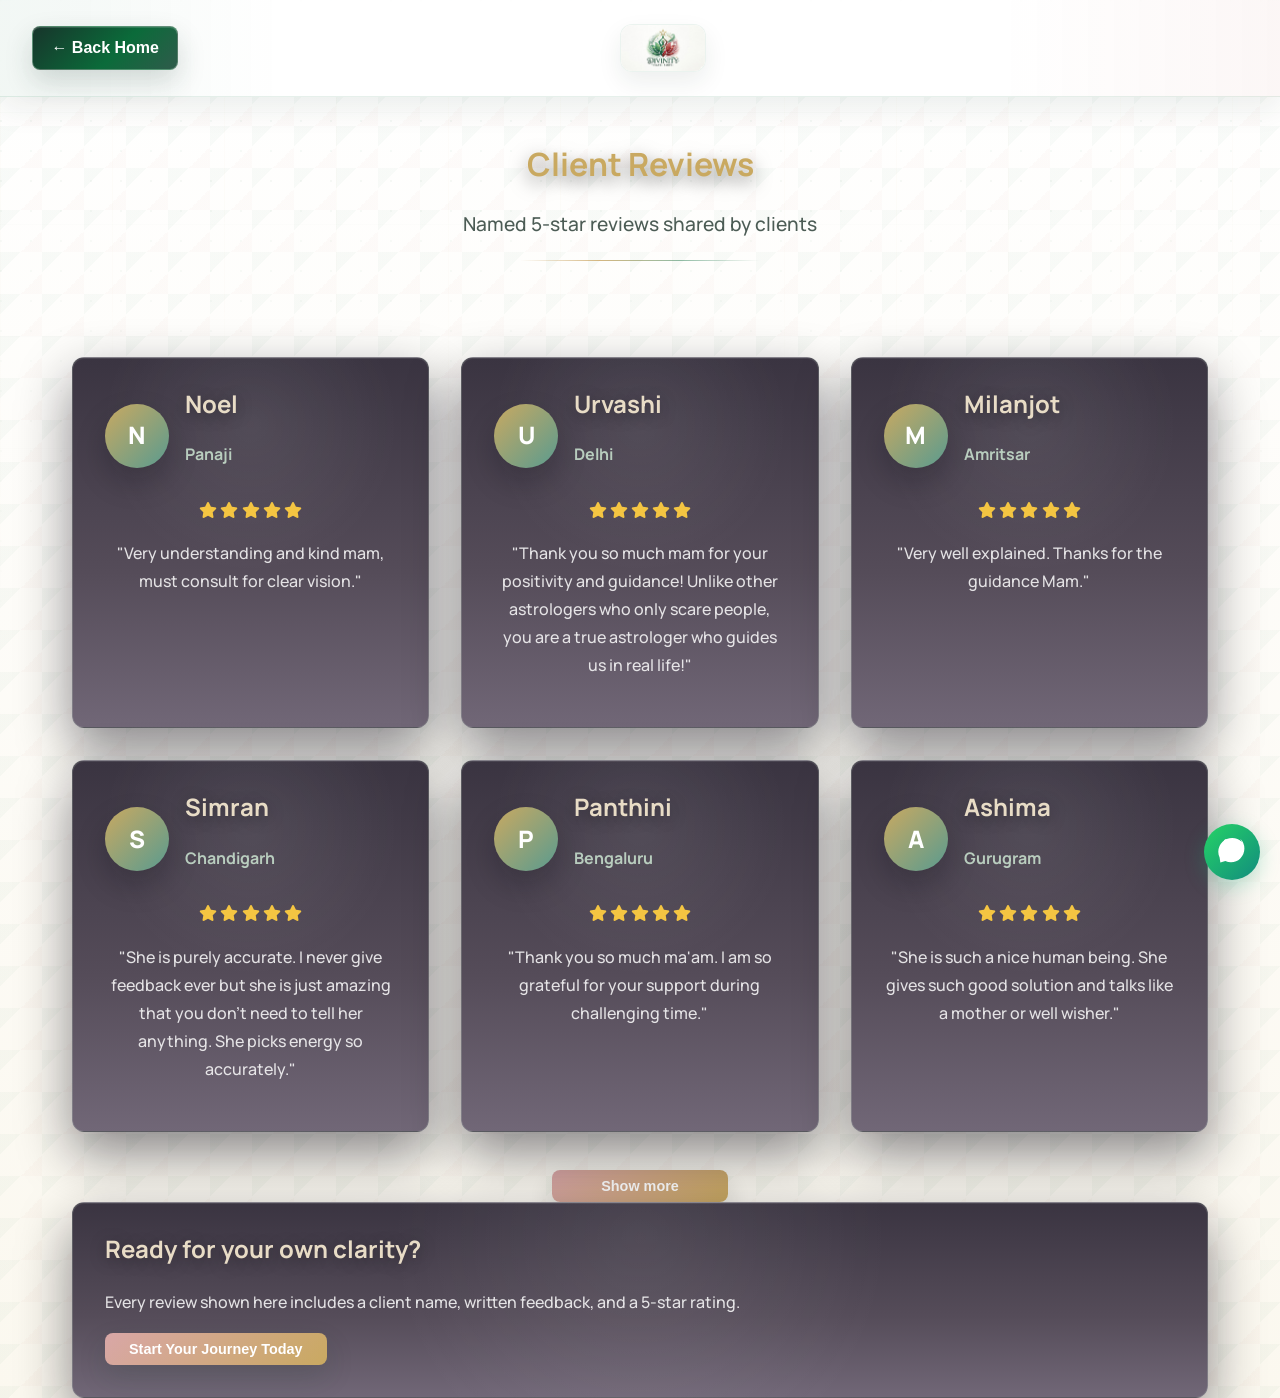
<file: testimonials-detail.html>
<!DOCTYPE html>
<html lang="en">
<head>
    <meta charset="UTF-8" />
    <meta name="viewport" content="width=device-width, initial-scale=1.0" />
    <title>Client Testimonials - Divinity Swati Sobti</title>
    <link rel="stylesheet" href="https://cdnjs.cloudflare.com/ajax/libs/font-awesome/6.4.0/css/all.min.css">
    <link rel="stylesheet" href="styles.css">
</head>
<body>
    <nav class="navbar">
        <button class="back-button" onclick="window.location.href='index.html'">&larr; Back Home</button>
        <a class="logo" href="index.html" aria-label="Divinity Swati Sobti"><img src="public/divinity-logo.jpeg" alt="Divinity Swati Sobti Logo"></a>
        <div style="width: 100px;"></div>
    </nav>

    <div class="page-title">
        <h1>Client Reviews</h1>
        <p style="color: var(--text-muted); font-size: 1.2rem;">Named 5-star reviews shared by clients</p>
    </div>

    <div class="content">
        <div class="testimonials-expanded-grid" data-testimonial-load-more>
            <div class="testimonial-expanded-card">
                <div class="testimonial-header-expanded">
                    <div class="testimonial-avatar">N</div>
                    <div class="testimonial-client-info">
                        <h3>Noel</h3>
                        <div class="role">Panaji</div>
                    </div>
                </div>
                <div class="testimonial-rating"><div class="stars"><i class="fas fa-star"></i><i class="fas fa-star"></i><i class="fas fa-star"></i><i class="fas fa-star"></i><i class="fas fa-star"></i></div></div>
                <div class="testimonial-content">
                    <p>"Very understanding and kind mam, must consult for clear vision."</p>
                </div>
            </div>

            <div class="testimonial-expanded-card">
                <div class="testimonial-header-expanded">
                    <div class="testimonial-avatar">U</div>
                    <div class="testimonial-client-info">
                        <h3>Urvashi</h3>
                        <div class="role">Delhi</div>
                    </div>
                </div>
                <div class="testimonial-rating"><div class="stars"><i class="fas fa-star"></i><i class="fas fa-star"></i><i class="fas fa-star"></i><i class="fas fa-star"></i><i class="fas fa-star"></i></div></div>
                <div class="testimonial-content">
                    <p>"Thank you so much mam for your positivity and guidance! Unlike other astrologers who only scare people, you are a true astrologer who guides us in real life!"</p>
                </div>
            </div>

            <div class="testimonial-expanded-card">
                <div class="testimonial-header-expanded">
                    <div class="testimonial-avatar">M</div>
                    <div class="testimonial-client-info">
                        <h3>Milanjot</h3>
                        <div class="role">Amritsar</div>
                    </div>
                </div>
                <div class="testimonial-rating"><div class="stars"><i class="fas fa-star"></i><i class="fas fa-star"></i><i class="fas fa-star"></i><i class="fas fa-star"></i><i class="fas fa-star"></i></div></div>
                <div class="testimonial-content">
                    <p>"Very well explained. Thanks for the guidance Mam."</p>
                </div>
            </div>

            <div class="testimonial-expanded-card">
                <div class="testimonial-header-expanded">
                    <div class="testimonial-avatar">S</div>
                    <div class="testimonial-client-info">
                        <h3>Simran</h3>
                        <div class="role">Chandigarh</div>
                    </div>
                </div>
                <div class="testimonial-rating"><div class="stars"><i class="fas fa-star"></i><i class="fas fa-star"></i><i class="fas fa-star"></i><i class="fas fa-star"></i><i class="fas fa-star"></i></div></div>
                <div class="testimonial-content">
                    <p>"She is purely accurate. I never give feedback ever but she is just amazing that you don't need to tell her anything. She picks energy so accurately."</p>
                </div>
            </div>

            <div class="testimonial-expanded-card">
                <div class="testimonial-header-expanded">
                    <div class="testimonial-avatar">P</div>
                    <div class="testimonial-client-info">
                        <h3>Panthini</h3>
                        <div class="role">Bengaluru</div>
                    </div>
                </div>
                <div class="testimonial-rating"><div class="stars"><i class="fas fa-star"></i><i class="fas fa-star"></i><i class="fas fa-star"></i><i class="fas fa-star"></i><i class="fas fa-star"></i></div></div>
                <div class="testimonial-content">
                    <p>"Thank you so much ma'am. I am so grateful for your support during challenging time."</p>
                </div>
            </div>

            <div class="testimonial-expanded-card">
                <div class="testimonial-header-expanded">
                    <div class="testimonial-avatar">A</div>
                    <div class="testimonial-client-info">
                        <h3>Ashima</h3>
                        <div class="role">Gurugram</div>
                    </div>
                </div>
                <div class="testimonial-rating"><div class="stars"><i class="fas fa-star"></i><i class="fas fa-star"></i><i class="fas fa-star"></i><i class="fas fa-star"></i><i class="fas fa-star"></i></div></div>
                <div class="testimonial-content">
                    <p>"She is such a nice human being. She gives such good solution and talks like a mother or well wisher."</p>
                </div>
            </div>

            <div class="testimonial-expanded-card">
                <div class="testimonial-header-expanded">
                    <div class="testimonial-avatar">J</div>
                    <div class="testimonial-client-info">
                        <h3>Jaskaran</h3>
                        <div class="role">Ludhiana</div>
                    </div>
                </div>
                <div class="testimonial-rating"><div class="stars"><i class="fas fa-star"></i><i class="fas fa-star"></i><i class="fas fa-star"></i><i class="fas fa-star"></i><i class="fas fa-star"></i></div></div>
                <div class="testimonial-content">
                    <p>"Pure soul and best tarot reader ever."</p>
                </div>
            </div>

            <div class="testimonial-expanded-card">
                <div class="testimonial-header-expanded">
                    <div class="testimonial-avatar">M</div>
                    <div class="testimonial-client-info">
                        <h3>Manpreet</h3>
                        <div class="role">Patiala</div>
                    </div>
                </div>
                <div class="testimonial-rating"><div class="stars"><i class="fas fa-star"></i><i class="fas fa-star"></i><i class="fas fa-star"></i><i class="fas fa-star"></i><i class="fas fa-star"></i></div></div>
                <div class="testimonial-content">
                    <p>"Mam is very insightful, thank you mam. Sab theek hogya toh hamesha aapki shukarguzaar rahungi."</p>
                </div>
            </div>

            <div class="testimonial-expanded-card">
                <div class="testimonial-header-expanded">
                    <div class="testimonial-avatar">M</div>
                    <div class="testimonial-client-info">
                        <h3>Mansi</h3>
                        <div class="role">Jaipur</div>
                    </div>
                </div>
                <div class="testimonial-rating"><div class="stars"><i class="fas fa-star"></i><i class="fas fa-star"></i><i class="fas fa-star"></i><i class="fas fa-star"></i><i class="fas fa-star"></i></div></div>
                <div class="testimonial-content">
                    <p>"She is very nice. Good blessed reader. Recommend her 100%."</p>
                </div>
            </div>

            <div class="testimonial-expanded-card">
                <div class="testimonial-header-expanded">
                    <div class="testimonial-avatar">T</div>
                    <div class="testimonial-client-info">
                        <h3>Tania</h3>
                        <div class="role">Mumbai</div>
                    </div>
                </div>
                <div class="testimonial-rating"><div class="stars"><i class="fas fa-star"></i><i class="fas fa-star"></i><i class="fas fa-star"></i><i class="fas fa-star"></i><i class="fas fa-star"></i></div></div>
                <div class="testimonial-content">
                    <p>"She is the finest astrologer on the app. Whenever I speak to her, I feel instantly at ease. She is truly like a mother to me."</p>
                </div>
            </div>

            <div class="testimonial-expanded-card">
                <div class="testimonial-header-expanded">
                    <div class="testimonial-avatar">M</div>
                    <div class="testimonial-client-info">
                        <h3>Muskan</h3>
                        <div class="role">Lucknow</div>
                    </div>
                </div>
                <div class="testimonial-rating"><div class="stars"><i class="fas fa-star"></i><i class="fas fa-star"></i><i class="fas fa-star"></i><i class="fas fa-star"></i><i class="fas fa-star"></i></div></div>
                <div class="testimonial-content">
                    <p>"Amazingly the best ever lady I have ever met. Her positive voice and optimistic thoughts are worth beyond any problem. Her reading skills are so accurate."</p>
                </div>
            </div>

            <div class="testimonial-expanded-card">
                <div class="testimonial-header-expanded">
                    <div class="testimonial-avatar">S</div>
                    <div class="testimonial-client-info">
                        <h3>Sahil</h3>
                        <div class="role">Delhi</div>
                    </div>
                </div>
                <div class="testimonial-rating"><div class="stars"><i class="fas fa-star"></i><i class="fas fa-star"></i><i class="fas fa-star"></i><i class="fas fa-star"></i><i class="fas fa-star"></i></div></div>
                <div class="testimonial-content">
                    <p>"She is amazing and such a nice soul. Guided me just like my elder sister. Explained me everything so patiently and in detail. 100% suggested."</p>
                </div>
            </div>

            <div class="testimonial-expanded-card">
                <div class="testimonial-header-expanded">
                    <div class="testimonial-avatar">N</div>
                    <div class="testimonial-client-info">
                        <h3>Neha</h3>
                        <div class="role">Noida</div>
                    </div>
                </div>
                <div class="testimonial-rating"><div class="stars"><i class="fas fa-star"></i><i class="fas fa-star"></i><i class="fas fa-star"></i><i class="fas fa-star"></i><i class="fas fa-star"></i></div></div>
                <div class="testimonial-content">
                    <p>"I highly recommend her for anyone seeking clarity. Her guidance truly resonated with me. Grateful for the session. You are my go to place ma'am."</p>
                </div>
            </div>
        </div>
        <div class="testimonial-show-more-wrap">
            <button class="btn btn-primary testimonial-show-more-button" type="button">Show more</button>
        </div>

        <div class="info-section">
            <h3>Ready for your own clarity?</h3>
            <p>Every review shown here includes a client name, written feedback, and a 5-star rating.</p>
            <button class="cta-button" onclick="window.location.href='contact.html'">Start Your Journey Today</button>
        </div>
    </div>

    <!-- WhatsApp Floating Button -->
    <a class="whatsapp-float" href="https://wa.me/919625746605" target="_blank" rel="noopener noreferrer" aria-label="Chat on WhatsApp">
        <i class="fab fa-whatsapp"></i>
    </a>

    <script src="logo.js"></script>
    <script src="whatsapp-fix.js"></script>
    <script src="testimonials-show-more.js"></script>
</body>
</html>
</file>
<file: styles.css>
@import url('https://fonts.googleapis.com/css2?family=Manrope:wght@400;500;600;700;800&display=swap');

/* ===============================================
   MYSTICAL ASTROLOGY - GLOBAL STYLES
   Dynamic Design System for All Pages
   =============================================== */

/* ===============================================
   CSS VARIABLES (COLOR THEME & SPACING)
   Change these to update the entire design
   =============================================== */

:root {
    /* Colors - Tarot with Lavanya inspired palette */
    --gold: #C9A961; /* gold accent */
    --gold-light: #E8DCC6; /* light gold */
    --accent-red: #D9A7A7; /* mauve/rose accent */
    --accent-red-light: #E8D6D6; /* light rose */
    --dark-bg: #F5F1ED; /* cream background */
    --darker-bg: #EFEFEF; /* light gray background */
    --text-light: #2C2C2C; /* dark gray text */
    --text-muted: #6B6B6B; /* muted gray */
    --primary-green: #1F4D3D; /* dark green primary */
    --secondary-green: #5A9B8F; /* sage green secondary */

    /* Glass Morphism Colors */
    --glass-bg: rgba(245, 241, 237, 0.7); /* cream with transparency */
    --glass-border: rgba(201, 169, 97, 0.15); /* gold border */
    --glass-shadow: rgba(0, 0, 0, 0.08); /* subtle shadow */
    --glass-hover: rgba(201, 169, 97, 0.1); /* gold hover */
    
    /* Accent Colors - Translucent for Glass */
    --purple-light: rgba(168, 85, 247, 0.25);
    --purple-medium: rgba(168, 85, 247, 0.15);
    --purple-dark: rgba(126, 34, 206, 0.15);
    
    /* Spacing */
    --spacing-xs: 0.5rem;
    --spacing-sm: 1rem;
    --spacing-md: 1.5rem;
    --spacing-lg: 2rem;
    --spacing-xl: 3rem;
    --spacing-xxl: 80px;
    
    /* Sizing */
    --max-width: 1200px;
    --border-radius-sm: 0.5rem;
    --border-radius-md: 0.75rem;
    --border-radius-lg: 1rem;
    
    /* Typography */
    --font-family: 'Manrope', 'Inter', 'Segoe UI', -apple-system, BlinkMacSystemFont, 'Helvetica Neue', Arial, sans-serif;
    --font-size-sm: 0.9rem;
    --font-size-base: 1rem;
    --font-size-md: 1.2rem;
    --font-size-lg: 1.5rem;
    --font-size-xl: 1.8rem;
    --font-size-heading: clamp(2rem, 6vw, 3.5rem);
    --font-size-hero-heading: clamp(2.5rem, 8vw, 5rem);
    
    /* Transitions */
    --transition-fast: 0.3s ease;
    --transition-normal: 0.4s ease;
    --transition-slow: 0.6s ease;
    
    /* Z-index Levels */
    --z-base: 1;
    --z-nav: 1000;
    --z-modal: 2000;
}

/* ===============================================
   RESET & GLOBAL STYLES
   =============================================== */

* {
    margin: 0;
    padding: 0;
    box-sizing: border-box;
}

html {
    scroll-behavior: smooth;
    -webkit-text-size-adjust: 100%;
    text-size-adjust: 100%;
}

body {
    font-family: var(--font-family);
    background: var(--dark-bg);
    color: var(--text-light);
    font-weight: 500;
    line-height: 1.6;
    overflow-x: hidden;
    position: relative;
    text-rendering: optimizeLegibility;
    -webkit-font-smoothing: antialiased;
    -moz-osx-font-smoothing: grayscale;
}

/* Background elements removed: star canvas and hero blobs were deleted */

/* ===============================================
   TYPOGRAPHY
   =============================================== */

h1, h2, h3, h4, h5, h6 {
    font-weight: 700;
    line-height: 1.2;
}

h2 {
    font-size: var(--font-size-heading);
    margin-bottom: var(--spacing-xl);
    text-align: center;
    color: var(--gold);
}

h3 {
    color: var(--gold);
    font-size: var(--font-size-lg);
    margin-bottom: var(--spacing-md);
}

h4 {
    color: var(--gold);
    margin-bottom: var(--spacing-sm);
}

p {
    margin-bottom: var(--spacing-sm);
    line-height: 1.8;
}

a {
    color: inherit;
    text-decoration: none;
}

img,
svg,
video,
canvas {
    max-width: 100%;
}

h1,
h2,
h3,
h4,
h5,
h6,
p,
li,
a,
button,
label {
    overflow-wrap: anywhere;
}

p,
li,
label,
input,
select,
textarea,
a,
button {
    font-weight: 500;
}

/* ===============================================
   NAVIGATION
   =============================================== */

nav {
    display: flex;
    justify-content: space-between;
    align-items: center;
    gap: var(--spacing-md);
    padding: var(--spacing-md) var(--spacing-lg);
    background: var(--glass-bg);
    backdrop-filter: blur(20px);
    -webkit-backdrop-filter: blur(20px);
    position: sticky;
    top: 0;
    z-index: var(--z-nav);
    border-bottom: 1px solid var(--glass-border);
    box-shadow: 0 4px 6px var(--glass-shadow);
}

.logo {
    display: inline-flex;
    align-items: center;
    gap: 0.75rem;
    font-size: var(--font-size-xl);
    font-weight: 700;
    color: var(--gold);
    animation: fadeInDown 0.8s ease;
}

.logo[data-dynamic-logo] {
    min-width: 96px;
    min-height: 52px;
    justify-content: center;
}

.logo[data-dynamic-logo="checkout"] {
    min-width: 190px;
    justify-content: flex-start;
}

.dynamic-logo-svg {
    display: block;
    overflow: visible;
}

.dynamic-logo-nav {
    width: 96px;
    max-width: 24vw;
    height: auto;
}

.dynamic-logo-hero {
    width: 100%;
    height: auto;
    border-radius: 30px;
}

.logo-text-suffix {
    color: var(--gold);
    font-weight: 800;
    letter-spacing: 0.02em;
    white-space: nowrap;
}

.logo img {
    display: block;
    max-height: 96px;
    width: auto;
    border-radius: 12px;
}

/* Nav-specific logo size (smaller) */
nav .logo img,
.navbar .logo img {
    max-height: 48px;
}

.navbar {
    display: flex;
    justify-content: space-between;
    align-items: center;
    padding: var(--spacing-md) var(--spacing-lg);
    background: var(--glass-bg);
    backdrop-filter: blur(20px);
    -webkit-backdrop-filter: blur(20px);
    border-bottom: 1px solid var(--glass-border);
    position: sticky;
    top: 0;
    z-index: var(--z-nav);
    box-shadow: 0 4px 6px var(--glass-shadow);
}

.nav-links {
    display: flex;
    gap: var(--spacing-lg);
    list-style: none;
}

.nav-links a {
    text-decoration: none;
    color: var(--text-light);
    transition: all var(--transition-fast);
    position: relative;
    font-weight: 600;
    padding: 0.5rem 1rem;
    border-radius: var(--border-radius-sm);
}

.nav-links a:hover {
    color: var(--gold);
    background: rgba(201, 169, 97, 0.1);
    backdrop-filter: blur(10px);
}

.nav-links a::after {
    content: '';
    position: absolute;
    bottom: -5px;
    left: 0;
    width: 0;
    height: 2px;
    background: var(--gold);
    transition: width var(--transition-fast);
}

.nav-links a:hover::after {
    width: 100%;
}

.back-button {
    background: linear-gradient(135deg, var(--gold), var(--gold-light));
    color: #000;
    border: none;
    padding: var(--spacing-xs) var(--spacing-md);
    border-radius: var(--border-radius-sm);
    cursor: pointer;
    font-weight: 600;
    transition: all var(--transition-fast);
    font-size: var(--font-size-base);
}

.back-button:hover {
    transform: translateY(-2px);
    box-shadow: 0 10px 30px rgba(201, 169, 97, 0.3);
}

/* ===============================================
   HERO SECTION
   =============================================== */

.hero {
    min-height: 100vh;
    display: flex;
    align-items: center;
    justify-content: center;
    position: relative;
    overflow: hidden;
    padding: var(--spacing-lg);
    text-align: center;
}

.hero-content {
    position: relative;
    z-index: var(--z-base);
    max-width: 600px;
    animation: fadeInUp 1s ease 0.3s both;
}

.hero-logo-badge {
    width: min(520px, 90vw);
    margin: 0 auto 1.5rem;
    padding: 0.7rem;
    border-radius: 32px;
    background: linear-gradient(180deg, rgba(255, 255, 255, 0.16), rgba(255, 255, 255, 0.06));
    border: 1px solid rgba(255, 255, 255, 0.22);
    box-shadow: 0 24px 60px rgba(0, 0, 0, 0.3);
    backdrop-filter: blur(12px);
    -webkit-backdrop-filter: blur(12px);
}

.hero-logo-badge[data-dynamic-logo] {
    display: grid;
    place-items: center;
}

.hero-content h1 {
    font-size: var(--font-size-hero-heading);
    margin-bottom: var(--spacing-md);
    line-height: 1.2;
}

.hero-content h1 span {
    background: linear-gradient(to right, var(--gold), var(--gold-light));
    -webkit-background-clip: text;
    -webkit-text-fill-color: transparent;
    background-clip: text;
    animation: shimmer 3s ease infinite;
}

.hero-content p {
    font-size: var(--font-size-md);
    color: var(--text-muted);
    margin-bottom: var(--spacing-lg);
    animation: fadeIn 1s ease 0.6s both;
}

/* ===============================================
   BUTTONS & CTA
   =============================================== */

.cta-buttons {
    display: flex;
    gap: var(--spacing-sm);
    justify-content: center;
    flex-wrap: wrap;
    animation: fadeIn 1s ease 0.9s both;
}

.btn,
.cta-button {
    padding: var(--spacing-xs) var(--spacing-md);
    border: none;
    border-radius: var(--border-radius-sm);
    font-size: var(--font-size-sm);
    cursor: pointer;
    transition: all var(--transition-fast);
    font-weight: 600;
    text-decoration: none;
    display: inline-block;
}

.btn-primary,
.cta-button {
    background: linear-gradient(135deg, var(--primary-green), var(--secondary-green));
    color: #ffffff;
}

.btn-primary:hover,
.cta-button:hover {
    transform: translateY(-2px);
    box-shadow: 0 10px 30px rgba(201, 169, 97, 0.3);
}

.btn-secondary {
    border: 2px solid var(--gold);
    color: var(--gold);
    background: transparent;
}

.btn-secondary:hover {
    background: rgba(201, 169, 97, 0.1);
    transform: translateY(-2px);
}

/* ===============================================
   DECORATIVE BACKGROUND ELEMENTS
   =============================================== */

/* Reusable background decorator classes */
.bg-decorator {
    position: absolute;
    border-radius: 50%;
    pointer-events: none;
    filter: blur(80px);
}

.bg-decorator-gold {
    background: radial-gradient(circle, rgba(201, 169, 97, 0.1), transparent);
}

.bg-decorator-purple {
    background: radial-gradient(circle, rgba(147, 51, 234, 0.1), transparent);
}

.bg-decorator-top-right {
    top: -200px;
    right: -200px;
    width: 400px;
    height: 400px;
}

.bg-decorator-bottom-left {
    bottom: -150px;
    left: -150px;
    width: 300px;
    height: 300px;
}

/* ===============================================
   SECTIONS
   =============================================== */

section {
    padding: 40px var(--spacing-sm);
    max-width: var(--max-width);
    margin: 0 auto var(--spacing-xl) auto;
    position: relative;
    z-index: var(--z-base);
}


/* Page Title Section - Auto-centers any page title */
.page-title {
    text-align: center;
    padding: var(--spacing-xl) var(--spacing-lg);
    margin-bottom: var(--spacing-lg);
    animation: fadeInDown 0.8s ease;
}

.page-title * {
    text-align: center;
}

/* Content Wrapper - Centers all child elements */
.content {
    max-width: var(--max-width);
    margin: 0 auto;
    padding: 0 var(--spacing-lg);
    position: relative;
    z-index: var(--z-base);
}

/* Dynamic Grid System - Centers all grid items automatically */
[class*="grid"] {
    display: grid;
    gap: var(--spacing-lg);
    margin-top: var(--spacing-xl);
}

[class*="grid"] > * {
    text-align: center;
}

/* Dynamic Card System - explicit card surfaces avoid styling utility classes like .card-inputs */
:is(
    .card,
    .tarot-card,
    .service-card,
    .service-card-expanded,
    .course-card,
    .testimonial-card,
    .testimonial-expanded-card,
    .product-preview-card,
    .product-card
) {
    background: var(--glass-bg);
    backdrop-filter: blur(10px);
    -webkit-backdrop-filter: blur(10px);
    border: 1.5px solid var(--glass-border);
    border-radius: var(--border-radius-lg);
    padding: var(--spacing-lg);
    text-align: center;
    transition: all var(--transition-normal);
    animation: slideUp 0.8s ease;
    cursor: pointer;
    box-shadow: 0 8px 32px var(--glass-shadow);
}

:is(
    .card,
    .tarot-card,
    .service-card,
    .service-card-expanded,
    .course-card,
    .testimonial-card,
    .testimonial-expanded-card,
    .product-preview-card,
    .product-card
):hover {
    border-color: var(--gold);
    background: var(--glass-hover);
    backdrop-filter: blur(20px);
    -webkit-backdrop-filter: blur(20px);
    transform: translateY(-10px);
    box-shadow: 0 20px 50px rgba(201, 169, 97, 0.15);
}

/* Center all text elements inside cards */
:is(
    .card,
    .tarot-card,
    .service-card,
    .service-card-expanded,
    .course-card,
    .testimonial-card,
    .testimonial-expanded-card,
    .product-preview-card,
    .product-card
) > * {
    text-align: center;
}

:is(
    .card,
    .tarot-card,
    .service-card,
    .service-card-expanded,
    .course-card,
    .testimonial-card,
    .testimonial-expanded-card,
    .product-preview-card,
    .product-card
) :is(h3, h4) {
    color: var(--gold);
    text-align: center;
}

:is(
    .card,
    .tarot-card,
    .service-card,
    .service-card-expanded,
    .course-card,
    .testimonial-card,
    .testimonial-expanded-card,
    .product-preview-card,
    .product-card
) :is(p, ul) {
    color: var(--text-muted);
    text-align: center;
}

:is(
    .card,
    .tarot-card,
    .service-card,
    .service-card-expanded,
    .course-card,
    .testimonial-card,
    .testimonial-expanded-card,
    .product-preview-card,
    .product-card
) ul {
    list-style: none;
}

/* ===============================================
   TAROT CARDS (Dynamic, auto-centered)
   =============================================== */

.tarot-grid {
    grid-template-columns: repeat(auto-fit, minmax(300px, 1fr));
}

.tarot-card {
    min-height: clamp(640px, 62vw, 760px);
    border-radius: var(--border-radius-md);
    display: flex;
    flex-direction: column;
    align-items: center;
    justify-content: flex-start;
    gap: 0.8rem;
    padding: clamp(1.35rem, 3vw, 2rem);
    position: relative;
    overflow: hidden;
}

.tarot-card::before {
    content: '';
    position: absolute;
    top: -50%;
    left: -50%;
    width: 200%;
    height: 200%;
    background: linear-gradient(45deg, transparent 30%, rgba(201, 169, 97, 0.1) 50%, transparent 70%);
    transform: rotate(45deg);
    opacity: 0;
    transition: opacity var(--transition-normal);
}

.tarot-card:hover {
    border-color: var(--gold);
    background: var(--glass-hover);
    backdrop-filter: blur(20px);
    -webkit-backdrop-filter: blur(20px);
    transform: translateY(-10px);
    box-shadow: 0 20px 50px rgba(201, 169, 97, 0.15);
}

.tarot-card:hover::before {
    animation: shine 0.6s ease;
}

.tarot-card .tarot-icon {
    font-size: 4rem;
    margin-bottom: 0.25rem;
    text-align: center;
}

.tarot-name {
    font-size: var(--font-size-lg);
    font-weight: 600;
    color: var(--gold);
    margin-bottom: var(--spacing-xs);
    text-align: center;
}

.tarot-meaning {
    font-size: var(--font-size-sm);
    color: var(--text-muted);
    text-align: center;
}

.tarot-keywords {
    display: flex;
    flex-wrap: wrap;
    justify-content: center;
    gap: 0.45rem;
    width: 100%;
}

.tarot-keywords span {
    padding: 0.35rem 0.65rem;
    border: 1px solid rgba(201, 169, 97, 0.28);
    border-radius: 999px;
    background: rgba(201, 169, 97, 0.1);
    color: var(--gold-light);
    font-size: 0.78rem;
    font-weight: 700;
}

.tarot-card-summary,
.tarot-card-guidance,
.tarot-card-caution {
    max-width: 36ch;
    margin: 0;
    color: rgba(255, 255, 255, 0.84);
    font-size: 0.9rem;
    line-height: 1.55;
    text-align: center;
}

.tarot-focus-list {
    width: min(100%, 34ch);
    display: grid;
    gap: 0.45rem;
    margin: 0.1rem 0;
    padding: 0;
}

.tarot-focus-list li {
    position: relative;
    padding: 0.55rem 0.7rem 0.55rem 1.85rem;
    border: 1px solid rgba(207, 234, 214, 0.18);
    border-radius: var(--border-radius-sm);
    background: rgba(255, 255, 255, 0.07);
    color: rgba(255, 255, 255, 0.86);
    font-size: 0.84rem;
    line-height: 1.38;
    text-align: left;
}

.tarot-focus-list li::before {
    content: '✦';
    position: absolute;
    left: 0.72rem;
    top: 0.52rem;
    color: var(--gold-light);
    font-size: 0.78rem;
}

.tarot-card-guidance {
    color: rgba(207, 234, 214, 0.9);
}

.tarot-card-caution {
    color: rgba(255, 237, 214, 0.88);
}

.tarot-card-caution strong {
    color: var(--gold-light);
}

.tarot-card-cta {
    display: inline-flex;
    align-items: center;
    justify-content: center;
    margin-top: 0.2rem;
    color: var(--gold-light);
    font-size: 0.82rem;
    font-weight: 800;
    letter-spacing: 0.08em;
    text-transform: uppercase;
}

/* ===============================================
   ZODIAC WHEEL
   =============================================== */

.zodiac-wheel {
    width: 100%;
    max-width: 550px;
    height: 550px;
    margin: 0 auto;
    position: relative;
    display: flex;
    align-items: center;
    justify-content: center;
}

.zodiac-center {
    position: absolute;
    width: 120px;
    height: 120px;
    border-radius: 50%;
    background: radial-gradient(circle at 30% 30%, rgba(201, 169, 97, 0.4), rgba(201, 169, 97, 0.1), transparent);
    border: 3px solid var(--gold);
    display: flex;
    align-items: center;
    justify-content: center;
    font-size: 2.5rem;
    z-index: 10;
    animation: pulse 3s ease infinite;
    box-shadow: 0 0 30px rgba(201, 169, 97, 0.3), inset 0 0 30px rgba(201, 169, 97, 0.15);
    top: 50%;
    left: 50%;
    transform: translate(-50%, -50%);
}

.zodiac-sign {
    position: absolute;
    width: 65px;
    height: 65px;
    display: flex;
    align-items: center;
    justify-content: center;
    font-size: 2rem;
    cursor: pointer;
    transition: all cubic-bezier(0.34, 1.56, 0.64, 1) var(--transition-normal);
    animation: zodiacSignIn 0.6s ease backwards;
    border-radius: 10px;
    background: var(--glass-bg);
    backdrop-filter: blur(10px);
    -webkit-backdrop-filter: blur(10px);
    border: 1.5px solid var(--glass-border);
    box-shadow: 0 8px 32px var(--glass-shadow);
}

.zodiac-sign:hover {
    background: var(--glass-hover);
    backdrop-filter: blur(20px);
    -webkit-backdrop-filter: blur(20px);
    border-color: var(--gold);
    box-shadow: 0 20px 50px rgba(201, 169, 97, 0.15);
    filter: brightness(1.1);
}

/* ===============================================
   ABOUT SECTION (Dynamic, applies to any section structure)
   =============================================== */

.about-page-content {
    display: grid;
    gap: clamp(1.5rem, 2.5vw, 2.15rem);
}

.about-section {
    position: relative;
    padding: clamp(1.5rem, 3vw, 2.4rem);
    border-radius: 24px;
    border: 1px solid rgba(255, 255, 255, 0.08);
    background: linear-gradient(180deg, rgba(34, 22, 56, 0.7), rgba(78, 44, 88, 0.52));
    box-shadow: 0 24px 60px rgba(6, 4, 18, 0.28);
    backdrop-filter: blur(14px);
    -webkit-backdrop-filter: blur(14px);
    overflow: hidden;
    text-align: left;
}

.about-section::before {
    content: '';
    position: absolute;
    inset: 0 0 auto 0;
    height: 1px;
    background: linear-gradient(90deg, transparent, rgba(201, 169, 97, 0.75), transparent);
}

.about-section h3 {
    text-align: left;
    font-size: clamp(1.6rem, 2.4vw, 2.1rem);
    margin-bottom: 1rem;
}

.about-section h3::after {
    content: '';
    display: block;
    width: 72px;
    height: 3px;
    margin-top: 0.85rem;
    border-radius: 999px;
    background: linear-gradient(90deg, var(--gold), rgba(254, 243, 199, 0.15));
}

.about-section > p {
    max-width: 72ch;
    color: rgba(245, 243, 255, 0.92);
    text-align: left;
}

.about-section ul {
    margin: 1.5rem 0 0;
    padding: 0;
    list-style: none;
    display: grid;
    grid-template-columns: repeat(auto-fit, minmax(min(100%, 300px), 1fr));
    gap: 0.95rem;
}

.about-section li {
    position: relative;
    display: block;
    padding: 1rem 1.1rem 1rem 2.75rem;
    border-radius: 18px;
    border: 1px solid rgba(255, 255, 255, 0.08);
    background: rgba(255, 255, 255, 0.055);
    color: rgba(245, 243, 255, 0.95);
    line-height: 1.7;
    word-break: normal;
    overflow-wrap: break-word;
    box-shadow: 0 12px 28px rgba(10, 8, 24, 0.18);
}

.about-section li::before {
    content: '';
    position: absolute;
    top: 1.55rem;
    left: 1.15rem;
    width: 0.62rem;
    height: 0.62rem;
    border-radius: 50%;
    background: radial-gradient(circle, var(--gold-light) 0%, var(--gold) 70%, rgba(201, 169, 97, 0.2) 100%);
    box-shadow: 0 0 0 6px rgba(201, 169, 97, 0.08);
}

.about-section li strong {
    color: var(--gold-light);
    font-weight: 700;
    white-space: normal;
}

.about-section .expertise-list {
    grid-template-columns: repeat(auto-fit, minmax(min(100%, 320px), 1fr));
}

.about-section .expertise-list li {
    display: grid;
    grid-template-columns: minmax(8.8rem, max-content) minmax(0, 1fr);
    column-gap: 0.85rem;
    row-gap: 0.25rem;
}

.expertise-label {
    grid-column: 1;
    color: var(--gold-light);
    font-weight: 700;
    white-space: nowrap;
}

.expertise-label + span {
    grid-column: 2;
}

@media (max-width: 560px) {
    .about-section .expertise-list li {
        grid-template-columns: minmax(0, 1fr);
    }

    .expertise-label {
        grid-column: 1;
        white-space: normal;
    }

    .expertise-label + span {
        grid-column: 1;
    }
}

.about-section p[style*="font-style: italic"] {
    margin-top: 1.25rem !important;
    padding-top: 1rem;
    border-top: 1px solid rgba(201, 169, 97, 0.18);
    color: var(--gold-light) !important;
}

.about-floating-cta {
    position: relative;
    z-index: var(--z-base);
    display: flex;
    justify-content: center;
    align-items: center;
    margin: clamp(1rem, 2vw, 1.5rem) auto clamp(2rem, 4vw, 3.5rem);
    padding: 0 var(--spacing-lg);
    pointer-events: none;
}

.about-floating-button {
    min-width: min(100%, 430px);
    padding: 1rem 2.25rem;
    border-radius: 999px;
    box-shadow:
        0 18px 38px rgba(201, 169, 97, 0.24),
        0 0 0 10px rgba(201, 169, 97, 0.08);
    position: relative;
    z-index: 1;
    pointer-events: auto;
}

.about-floating-button::before {
    content: '';
    position: absolute;
    inset: -18px;
    border-radius: inherit;
    background: radial-gradient(circle, rgba(201, 169, 97, 0.18) 0%, rgba(201, 169, 97, 0.04) 55%, transparent 75%);
    z-index: -1;
}

.about-heading {
    max-width: 760px;
    margin: 0 auto;
    text-align: center;
}

.about-kicker {
    display: inline-flex;
    align-items: center;
    gap: 0.75rem;
    margin-bottom: 0.85rem;
    color: var(--gold-light);
    font-size: 0.82rem;
    font-weight: 700;
    letter-spacing: 0.18em;
    text-transform: uppercase;
}

.about-kicker::before,
.about-kicker::after {
    content: '';
    width: 2.5rem;
    height: 1px;
    background: linear-gradient(90deg, transparent, rgba(201, 169, 97, 0.65), transparent);
}

.about-intro {
    max-width: 680px;
    margin: 0.75rem auto 0;
    color: rgba(245, 243, 255, 0.86);
    font-size: clamp(1rem, 2.2vw, 1.15rem);
    line-height: 1.9;
}

.about-wrapper {
    display: grid;
    grid-template-columns: 1fr 1fr;
    gap: clamp(2rem, 5vw, 4.5rem);
    align-items: center;
    margin-top: 2.5rem;
}

.about-image {
    display: flex;
    justify-content: center;
    align-items: center;
    animation: slideUp 0.8s ease;
}

.about-image-frame {
    width: min(100%, 340px);
    padding: 0.85rem;
    border-radius: 28px;
    background: linear-gradient(180deg, rgba(255, 255, 255, 0.18), rgba(255, 255, 255, 0.08));
    border: 1px solid rgba(255, 255, 255, 0.18);
    box-shadow: 0 20px 50px rgba(0, 0, 0, 0.18);
}

.about-image img {
    display: block;
    width: 100%;
    max-width: none;
    aspect-ratio: 940 / 1415;
    object-fit: cover;
    object-position: center top;
    border-radius: 22px;
    border: 1.5px solid rgba(201, 169, 97, 0.22);
    height: auto;
    animation: slideUp 0.8s ease;
}

.about-content {
    max-width: 560px;
    display: flex;
    flex-direction: column;
    justify-content: center;
    animation: fadeIn 1s ease 0.2s both;
}

.about-lead {
    color: var(--gold-light);
    font-size: clamp(1.05rem, 2.2vw, 1.22rem);
    line-height: 1.9;
}

.about-content p {
    color: var(--text-muted);
    text-align: left;
}

.about-actions {
    margin-top: 0.75rem;
    display: flex;
    gap: var(--spacing-sm);
    justify-content: flex-start;
}

/* ===============================================
   SERVICES GRID (Dynamic grid system)
   =============================================== */

.services-grid {
    grid-template-columns: repeat(auto-fit, minmax(300px, 1fr));
}

.service-card-media {
    width: min(210px, 100%);
    margin: 0 auto 1rem;
}

.service-card-image {
    display: block;
    width: 100%;
    height: auto;
    border-radius: 22px;
    border: 1px solid rgba(201, 169, 97, 0.28);
    box-shadow: 0 16px 34px rgba(0, 0, 0, 0.28);
}

.service-icon {
    font-size: 2rem;
    color: var(--gold);
    margin-bottom: var(--spacing-md);
}

.service-card .service-starting-price {
    display: inline-flex;
    align-items: center;
    justify-content: center;
    align-self: center;
    width: fit-content;
    margin: 0.85rem auto 0;
    padding: 0.45rem 0.85rem;
    border: 1px solid rgba(201, 169, 97, 0.36);
    border-radius: 999px;
    background: rgba(201, 169, 97, 0.12);
    color: var(--gold-light);
    font-size: var(--font-size-sm);
    font-weight: 800;
}

.service-card-list {
    display: grid;
    gap: 0.55rem;
    width: 100%;
    margin: 1rem 0 0;
    padding: 0;
    list-style: none;
    text-align: left;
}

.service-card-list li {
    position: relative;
    padding-left: 1.25rem;
    color: var(--text-muted);
    line-height: 1.5;
}

.service-card-list li::before {
    content: '';
    position: absolute;
    top: 0.62rem;
    left: 0;
    width: 0.45rem;
    height: 0.45rem;
    border-radius: 50%;
    background: var(--gold);
}

.service-name {
    color: var(--gold);
    font-size: var(--font-size-lg);
    font-weight: 700;
    margin-bottom: var(--spacing-sm);
}

.service-description {
    color: var(--text-muted);
    margin-bottom: var(--spacing-md);
}

.service-note {
    color: var(--text-muted);
    margin: 1rem 0;
    font-style: italic;
}

.service-card-expanded {
    cursor: default;
}

.service-choice-card {
    cursor: pointer;
}

.service-card-expanded:hover {
    transform: translateY(-6px);
}

.info-section {
    background: rgba(255, 255, 255, 0.05);
    border: 1px solid rgba(201, 169, 97, 0.15);
    border-radius: var(--border-radius-lg);
    padding: var(--spacing-xl);
    backdrop-filter: blur(10px);
    -webkit-backdrop-filter: blur(10px);
}

/* ===============================================
   SERVICE PACKAGE DETAIL PAGES
   =============================================== */

.service-package-page {
    padding-bottom: var(--spacing-xl);
}

.service-package-hero {
    display: grid;
    grid-template-columns: minmax(0, 1fr) 220px;
    gap: clamp(1.5rem, 4vw, 3rem);
    align-items: center;
    padding: clamp(1.5rem, 4vw, 3rem);
    border: 1px solid rgba(11, 107, 58, 0.16);
    border-radius: var(--border-radius-md);
    background:
        linear-gradient(135deg, rgba(255, 253, 248, 0.98), rgba(246, 250, 244, 0.94)),
        radial-gradient(circle at 10% 15%, rgba(207, 234, 214, 0.8), transparent 34%);
    box-shadow: 0 18px 48px rgba(25, 39, 33, 0.12);
}

.service-package-hero-copy {
    text-align: left;
}

.service-package-hero-copy h2 {
    margin-bottom: 1rem;
    color: var(--gold);
    text-align: left;
}

.service-package-hero-copy p {
    max-width: 68ch;
    color: #3e5148;
    text-align: left;
}

.service-package-eyebrow,
.service-package-tag {
    margin-bottom: 0.85rem;
    color: #447565;
    font-size: 0.78rem;
    font-weight: 800;
    letter-spacing: 0.14em;
    text-transform: uppercase;
}

.service-package-hero-media {
    justify-self: center;
    width: min(220px, 100%);
}

.service-package-hero-media img {
    display: block;
    width: 100%;
    border-radius: var(--border-radius-md);
    border: 1px solid rgba(11, 107, 58, 0.18);
    box-shadow: 0 18px 36px rgba(20, 34, 28, 0.18);
}

.service-package-grid {
    grid-template-columns: repeat(auto-fit, minmax(300px, 1fr));
    align-items: stretch;
}

.service-package-card {
    position: relative;
    display: flex;
    flex-direction: column;
    min-height: 590px;
    padding: clamp(1.4rem, 3vw, 2rem);
    border: 1px solid rgba(11, 107, 58, 0.16);
    border-radius: var(--border-radius-md);
    background: linear-gradient(180deg, #fffef9 0%, #fbfaf4 100%);
    color: #17352b;
    box-shadow: 0 18px 44px rgba(28, 37, 30, 0.12);
    transition: transform var(--transition-fast), border-color var(--transition-fast), box-shadow var(--transition-fast);
}

.service-package-card:hover {
    transform: translateY(-6px);
    border-color: var(--gold);
    box-shadow: 0 24px 60px rgba(11, 107, 58, 0.16);
}

.service-package-badge {
    position: absolute;
    top: -0.8rem;
    left: 50%;
    transform: translateX(-50%);
    min-width: 7.8rem;
    padding: 0.42rem 0.9rem;
    border-radius: 999px;
    background: #c9a461;
    color: #12362c;
    font-size: 0.72rem;
    font-weight: 800;
    letter-spacing: 0.1em;
    text-align: center;
    text-transform: uppercase;
    box-shadow: 0 8px 20px rgba(201, 164, 97, 0.25);
}

.service-package-card h3 {
    min-height: 3.25rem;
    margin-bottom: 1rem;
    color: #113f32;
    font-size: clamp(1.35rem, 2.4vw, 1.7rem);
    text-align: left;
}

.service-package-description {
    color: #4c5c55;
    text-align: left;
}

.service-package-features {
    display: grid;
    gap: 0.8rem;
    margin: 1.35rem 0 1.6rem;
    padding: 0;
    list-style: none;
}

.service-package-features li {
    display: grid;
    grid-template-columns: 1.15rem 1fr;
    gap: 0.6rem;
    align-items: start;
    color: #172d25;
    line-height: 1.45;
    text-align: left;
}

.service-package-features i {
    width: 1.05rem;
    height: 1.05rem;
    display: grid;
    place-items: center;
    margin-top: 0.2rem;
    border-radius: 50%;
    background: #4b806f;
    color: #fff;
    font-size: 0.58rem;
}

.service-package-footer {
    display: grid;
    gap: 1.2rem;
    margin-top: auto;
    padding-top: 1.5rem;
    border-top: 1px solid rgba(31, 64, 52, 0.14);
}

.service-package-price {
    color: #12362c;
    font-size: clamp(1.8rem, 4vw, 2.25rem);
    font-weight: 800;
    line-height: 1;
}

.service-package-price-label {
    margin-left: 0.35rem;
    color: #465952;
    font-size: 0.78rem;
    font-weight: 800;
    letter-spacing: 0.08em;
    text-transform: uppercase;
}

.service-package-button {
    width: 100%;
    display: inline-flex;
    align-items: center;
    justify-content: center;
    gap: 0.7rem;
    padding: 0.85rem 1rem;
    border: none;
    border-radius: var(--border-radius-sm);
    background: linear-gradient(135deg, #c9a461, #d2ad69);
    color: #0f2f27;
    cursor: pointer;
    font-weight: 800;
    transition: transform var(--transition-fast), box-shadow var(--transition-fast);
}

.service-package-button:hover {
    transform: translateY(-2px);
    box-shadow: 0 12px 28px rgba(201, 164, 97, 0.28);
}

.service-package-help {
    margin-top: var(--spacing-xl);
    padding: clamp(1.4rem, 3vw, 2rem);
    border: 1px solid rgba(11, 107, 58, 0.16);
    border-radius: var(--border-radius-md);
    background: rgba(255, 255, 255, 0.82);
    text-align: center;
    box-shadow: 0 18px 44px rgba(28, 37, 30, 0.1);
}

.service-package-help h3,
.service-package-help p {
    text-align: center;
}

.service-package-help p {
    max-width: 720px;
    margin-left: auto;
    margin-right: auto;
    color: #4c5c55;
}

/* ===============================================
   COURSES GRID (Dynamic grid system)
   =============================================== */

.courses-grid {
    grid-template-columns: repeat(auto-fit, minmax(300px, 1fr));
    max-width: 920px;
    margin-left: auto;
    margin-right: auto;
}

.course-card {
    display: flex;
    flex-direction: column;
    align-items: center;
    gap: var(--spacing-sm);
}

.course-icon {
    font-size: 2.2rem;
    color: var(--gold);
}

.course-icon-large {
    font-size: 2.8rem;
}

.course-meta-line {
    color: var(--gold-light);
    font-size: var(--font-size-sm);
}

.course-preview-list,
.course-detail-list {
    display: grid;
    gap: var(--spacing-sm);
    width: 100%;
    margin: var(--spacing-md) 0 0;
    padding: 0;
    list-style: none;
}

.course-preview-list li,
.course-detail-list li {
    padding: 0.85rem 1rem;
    border-radius: var(--border-radius-sm);
    border: 1px solid rgba(201, 169, 97, 0.18);
    background: rgba(201, 169, 97, 0.07);
}

.course-preview-list li {
    color: var(--text-light);
}

.course-detail-list li {
    color: var(--text-light);
    text-align: left;
}

.course-chip-row {
    display: flex;
    flex-wrap: wrap;
    gap: var(--spacing-xs);
    justify-content: center;
    margin-top: var(--spacing-sm);
}

.course-chip {
    padding: 0.45rem 0.85rem;
    border-radius: 999px;
    border: 1px solid rgba(201, 169, 97, 0.22);
    background: rgba(201, 169, 97, 0.1);
    color: var(--gold-light);
    font-size: var(--font-size-sm);
}

.course-top-grid {
    grid-template-columns: repeat(3, minmax(0, 1fr));
    align-items: stretch;
}

.course-overview-card {
    display: flex;
    flex-direction: column;
    gap: var(--spacing-sm);
}

.course-section-card,
.course-outline-card,
.course-highlight-card,
.course-cta-card {
    display: flex;
    flex-direction: column;
    gap: var(--spacing-sm);
}

.course-detail-heading {
    margin-bottom: 0;
    font-size: clamp(2rem, 5vw, 3rem);
}

.course-detail-copy {
    color: var(--text-muted);
}

.course-takeaway-grid {
    grid-template-columns: repeat(3, minmax(0, 1fr));
}

.course-takeaway-card {
    display: flex;
    flex-direction: column;
    align-items: center;
    justify-content: center;
    gap: var(--spacing-sm);
    min-height: 220px;
}

.course-takeaway-icon {
    width: 78px;
    height: 78px;
    display: grid;
    place-items: center;
    border-radius: 50%;
    background: rgba(201, 169, 97, 0.12);
    color: var(--gold);
    font-size: 1.8rem;
}

.course-outline-grid {
    grid-template-columns: repeat(2, minmax(0, 1fr));
    align-items: start;
}

.course-section-grid {
    grid-template-columns: minmax(0, 1.15fr) minmax(340px, 0.85fr);
    align-items: start;
    max-width: 1120px;
    margin-left: auto;
    margin-right: auto;
}

.course-highlight-card,
.course-cta-card {
    position: relative;
    overflow: hidden;
    padding: clamp(1.6rem, 3vw, 2.4rem);
    background: linear-gradient(180deg, rgba(69, 36, 82, 0.4), rgba(158, 92, 110, 0.24));
    backdrop-filter: blur(16px);
    -webkit-backdrop-filter: blur(16px);
}

.course-highlight-card > *,
.course-cta-card > * {
    text-align: left;
}

.course-highlight-card h3,
.course-cta-card h3 {
    text-align: left;
}

.course-card-eyebrow {
    color: var(--gold-light);
    font-size: 0.78rem;
    font-weight: 700;
    letter-spacing: 0.18em;
    text-transform: uppercase;
    opacity: 0.9;
}

.course-highlight-stack {
    display: grid;
    gap: var(--spacing-sm);
    margin-top: var(--spacing-md);
}

.course-highlight-item {
    display: grid;
    grid-template-columns: 2.4rem 1fr;
    gap: 0.9rem;
    align-items: start;
    padding: 1rem 1.1rem;
    border-radius: var(--border-radius-sm);
    border: 1px solid rgba(201, 169, 97, 0.14);
    background: rgba(255, 255, 255, 0.05);
}

.course-highlight-index {
    width: 2.4rem;
    height: 2.4rem;
    display: grid;
    place-items: center;
    border-radius: 50%;
    background: rgba(201, 169, 97, 0.14);
    color: var(--gold);
    font-size: 0.85rem;
    font-weight: 700;
}

.course-highlight-item p {
    margin: 0;
    color: var(--text-light);
    text-align: left;
    line-height: 1.6;
}

.course-fee {
    color: var(--gold);
    font-size: clamp(1.8rem, 4vw, 2.6rem);
    font-weight: 700;
    line-height: 0.95;
}

.course-fee-label {
    color: var(--gold-light);
    font-size: 0.82rem;
    font-weight: 700;
    letter-spacing: 0.18em;
    text-transform: uppercase;
    margin-top: 0.25rem;
}

.course-contact-label {
    color: var(--gold-light);
    font-weight: 600;
    padding-top: 1rem;
    border-top: 1px solid rgba(201, 169, 97, 0.14);
}

.course-refund-note {
    color: var(--text-muted);
    font-size: var(--font-size-sm);
    margin-top: 0.75rem;
}

.course-cta-button {
    width: 100%;
    justify-content: center;
    gap: 0.7rem;
    margin-top: 0.35rem;
}

/* ===============================================
   TESTIMONIALS GRID (Dynamic, auto-centered)
   =============================================== */

.testimonials-grid {
    grid-template-columns: repeat(auto-fit, minmax(300px, 1fr));
}

.testimonials-expanded-grid {
    grid-template-columns: repeat(auto-fit, minmax(320px, 1fr));
    align-items: stretch;
}

.testimonial-avatar {
    width: 64px;
    height: 64px;
    display: grid;
    place-items: center;
    margin: 0 auto var(--spacing-md);
    border-radius: 50%;
    background: linear-gradient(135deg, var(--gold), var(--secondary-green));
    color: #ffffff;
    font-size: 1.5rem;
    font-weight: 800;
    box-shadow: 0 14px 30px rgba(10, 8, 18, 0.22);
}

.testimonial-header-expanded {
    display: flex;
    align-items: center;
    gap: 1rem;
    margin-bottom: 1rem;
}

.testimonial-header-expanded .testimonial-avatar {
    margin: 0;
    flex: 0 0 64px;
}

.testimonial-client-info {
    text-align: left;
}

.testimonial-client-info h3,
.testimonial-client-info .role {
    text-align: left;
}

.testimonial-role,
.testimonial-client-info .role {
    color: rgba(207, 234, 214, 0.82);
    font-weight: 700;
    margin-bottom: 0.85rem;
}

.testimonial-text,
.testimonial-content p {
    font-size: 1rem;
    line-height: 1.75;
}

.stars {
    display: inline-flex;
    gap: 0.2rem;
    color: #f4c542;
}

.testimonial-rating {
    margin-bottom: 1rem;
}

.testimonial-hidden {
    display: none !important;
}

.testimonial-show-more-wrap {
    display: flex;
    justify-content: center;
    margin-top: 2.4rem;
}

.testimonial-show-more-button {
    min-width: 11rem;
}

/* ===============================================
   PRODUCTS GRID (Dynamic, auto-centered)
   =============================================== */

.products-preview-grid,
.products-grid {
    grid-template-columns: repeat(auto-fit, minmax(280px, 1fr));
}

.product-preview-card {
    border-radius: var(--border-radius-md);
    padding: var(--spacing-md);
    transition: all var(--transition-fast);
    animation: fadeIn 0.6s ease backwards;
}

.product-preview-card:hover {
    transform: translateY(-5px);
}

.product-preview-icon {
    font-size: 3rem;
    margin-bottom: var(--spacing-md);
}

.product-preview-card h3 {
    margin-bottom: var(--spacing-sm);
}

.product-preview-price {
    color: var(--gold);
    font-size: 1.3rem;
    font-weight: 700;
    margin-bottom: var(--spacing-md);
}

.product-preview-desc {
    color: var(--text-muted);
    font-size: var(--font-size-sm);
}

/* ===============================================
   PRODUCTS PAGE STYLES (Products Detail)
   =============================================== */

.page-title h1 {
    color: var(--gold);
    margin-bottom: var(--spacing-md);
}

.page-title p {
    color: var(--text-muted);
}

.navbar {
    display: flex;
    justify-content: space-between;
    align-items: center;
    padding: var(--spacing-md) var(--spacing-lg);
    background: rgba(15, 23, 42, 0.95);
    border-bottom: 1px solid rgba(201, 169, 97, 0.1);
    position: sticky;
    top: 0;
    z-index: var(--z-nav);
}

.back-button {
    background: var(--glass-bg);
    backdrop-filter: blur(10px);
    -webkit-backdrop-filter: blur(10px);
    color: var(--gold-light);
    border: 1.5px solid rgba(207, 234, 214, 0.35);
    padding: var(--spacing-xs) var(--spacing-md);
    border-radius: var(--border-radius-sm);
    cursor: pointer;
    transition: all var(--transition-fast);
    font-size: var(--font-size-base);
    box-shadow: 0 4px 15px var(--glass-shadow);
}

.back-button:hover {
    background: var(--glass-hover);
    backdrop-filter: blur(20px);
    -webkit-backdrop-filter: blur(20px);
    border-color: var(--gold-light);
    box-shadow: 0 8px 25px rgba(201, 169, 97, 0.2);
}

.main-container {
    display: flex;
    flex-direction: column;
    max-width: 800px;
    margin: 0 auto;
    padding: var(--spacing-xl) var(--spacing-lg);
    gap: var(--spacing-xl);
}

.product-card {
    background: rgba(201, 169, 97, 0.05);
    border: 1px solid rgba(201, 169, 97, 0.2);
    border-radius: var(--border-radius-md);
    padding: var(--spacing-md);
    text-align: center;
    transition: all var(--transition-fast);
    animation: fadeIn 0.6s ease backwards;
}

.product-card:hover {
    background: rgba(201, 169, 97, 0.1);
    border-color: var(--gold);
    transform: translateY(-5px);
}

.product-icon {
    font-size: 3rem;
    margin-bottom: var(--spacing-md);
}

.product-name {
    color: var(--gold);
    font-size: var(--font-size-md);
    font-weight: 600;
    margin-bottom: var(--spacing-sm);
}

.product-description {
    color: var(--text-muted);
    font-size: var(--font-size-sm);
    margin-bottom: var(--spacing-md);
}

.product-price {
    color: var(--gold);
    font-size: 1.3rem;
    font-weight: 700;
    margin-bottom: var(--spacing-md);
}

.product-qty {
    display: flex;
    align-items: center;
    gap: var(--spacing-sm);
    justify-content: center;
    margin-bottom: var(--spacing-md);
}

.qty-input {
    width: 60px;
    padding: var(--spacing-xs);
    background: rgba(201, 169, 97, 0.1);
    border: 1px solid rgba(201, 169, 97, 0.3);
    color: var(--text-light);
    border-radius: var(--border-radius-sm);
    text-align: center;
    font-size: var(--font-size-base);
}

.qty-input:focus {
    outline: none;
    border-color: var(--gold);
    background: rgba(201, 169, 97, 0.15);
}

.add-to-cart-btn {
    width: 100%;
    background: linear-gradient(135deg, rgba(201, 169, 97, 0.8), rgba(201, 169, 97, 0.6));
    color: var(--dark-bg);
    border: none;
    padding: var(--spacing-sm) var(--spacing-md);
    border-radius: var(--border-radius-sm);
    font-weight: 600;
    cursor: pointer;
    transition: all var(--transition-fast);
    font-size: var(--font-size-sm);
}

.add-to-cart-btn:hover {
    background: linear-gradient(135deg, var(--gold), rgba(201, 169, 97, 0.8));
    transform: scale(1.05);
}

/* ========== CHECKOUT SECTION ========== */

.checkout-section {
    display: flex;
    flex-direction: column;
    gap: var(--spacing-lg);
}

.section-title {
    color: var(--gold);
    font-size: var(--font-size-lg);
    margin-bottom: var(--spacing-md);
    border-bottom: 2px solid rgba(201, 169, 97, 0.3);
    padding-bottom: var(--spacing-md);
}

/* ========== CART SUMMARY ========== */

.cart-summary {
    background: rgba(201, 169, 97, 0.05);
    border: 1px solid rgba(201, 169, 97, 0.2);
    border-radius: var(--border-radius-md);
    padding: var(--spacing-md);
    animation: slideUp 0.8s ease;
}

#cartItems {
    min-height: 150px;
    max-height: 400px;
    overflow-y: auto;
    margin-bottom: var(--spacing-lg);
}

.empty-cart {
    display: flex;
    flex-direction: column;
    align-items: center;
    justify-content: center;
    gap: var(--spacing-md);
    min-height: 150px;
    color: var(--text-muted);
}

.empty-cart i {
    font-size: 3rem;
    opacity: 0.5;
}

.cart-item {
    background: rgba(201, 169, 97, 0.08);
    border-left: 3px solid var(--gold);
    padding: var(--spacing-md);
    margin-bottom: var(--spacing-sm);
    border-radius: var(--border-radius-sm);
    display: flex;
    justify-content: space-between;
    align-items: center;
}

.item-name {
    color: var(--text-light);
    font-weight: 600;
}

.item-price {
    color: var(--gold);
    font-weight: 600;
}

.cart-total {
    display: flex;
    justify-content: space-between;
    align-items: center;
    font-size: 1.1rem;
    font-weight: 700;
    color: var(--text-light);
    padding-top: var(--spacing-md);
    border-top: 1px solid rgba(201, 169, 97, 0.2);
}

/* ========== DELIVERY & PAYMENT SECTIONS ========== */

.delivery-section,
.payment-section {
    background: rgba(201, 169, 97, 0.05);
    border: 1px solid rgba(201, 169, 97, 0.2);
    border-radius: var(--border-radius-md);
    padding: var(--spacing-md);
    animation: slideUp 0.8s ease;
}

.delivery-title,
.payment-title {
    color: var(--gold);
    font-size: 1rem;
    font-weight: 600;
    margin-bottom: var(--spacing-md);
    display: flex;
    align-items: center;
    gap: var(--spacing-sm);
}

.delivery-title i,
.payment-title i {
    font-size: 1.2rem;
}

.phonepe-payment-card {
    display: grid;
    grid-template-columns: auto 1fr;
    gap: 1rem;
    align-items: center;
    padding: 1rem;
    border: 1px solid rgba(91, 45, 144, 0.24);
    border-radius: var(--border-radius-sm);
    background: rgba(91, 45, 144, 0.09);
}

.phonepe-logo-mark {
    width: 52px;
    height: 52px;
    display: grid;
    place-items: center;
    border-radius: 14px;
    background: #5f259f;
    color: #ffffff;
    font-weight: 900;
    letter-spacing: 0;
    box-shadow: 0 12px 28px rgba(91, 45, 144, 0.22);
}

.phonepe-payment-card h3 {
    margin-bottom: 0.35rem;
    color: var(--gold);
    text-align: left;
}

.phonepe-payment-card p,
.phonepe-note,
.phonepe-status {
    color: var(--text-muted);
    text-align: left;
}

.phonepe-note {
    margin-top: 0.9rem;
    font-size: 0.92rem;
}

.phonepe-status {
    min-height: 1.4rem;
    margin-top: 0.8rem;
    font-size: 0.9rem;
    font-weight: 700;
}

.phonepe-status[data-state="loading"] {
    color: #5f259f;
}

.phonepe-status[data-state="success"] {
    color: #0b6b3a;
}

.phonepe-status[data-state="warning"] {
    color: #a16207;
}

.phonepe-status[data-state="error"] {
    color: #b91c1c;
}

#deliveryForm {
    display: flex;
    flex-direction: column;
    gap: var(--spacing-md);
}

.form-row {
    display: grid;
    grid-template-columns: 1fr 1fr;
    gap: var(--spacing-md);
}

.form-group {
    display: flex;
    flex-direction: column;
}

.form-group label {
    color: var(--gold);
    margin-bottom: var(--spacing-xs);
    font-weight: 600;
    font-size: var(--font-size-sm);
}

.form-group input,
.form-group select,
.form-group textarea {
    background: rgba(201, 169, 97, 0.08);
    border: 1px solid rgba(201, 169, 97, 0.3);
    color: var(--text-light);
    padding: var(--spacing-xs);
    border-radius: var(--border-radius-sm);
    font-family: inherit;
    font-size: var(--font-size-sm);
    transition: all var(--transition-fast);
}

.form-group input:focus,
.form-group select:focus,
.form-group textarea:focus {
    outline: none;
    border-color: var(--gold);
    background: rgba(201, 169, 97, 0.12);
}

.form-group select {
    cursor: pointer;
}

.form-group textarea {
    resize: vertical;
    min-height: 80px;
}

/* ========== PAYMENT METHODS ========== */

.payment-methods {
    display: flex;
    flex-direction: column;
    gap: var(--spacing-sm);
    margin-bottom: var(--spacing-md);
}

.payment-method {
    display: flex;
    align-items: center;
    gap: var(--spacing-sm);
    padding: var(--spacing-sm);
    background: rgba(201, 169, 97, 0.05);
    border: 1px solid rgba(201, 169, 97, 0.2);
    border-radius: var(--border-radius-sm);
    cursor: pointer;
    transition: all var(--transition-fast);
}

.payment-method input {
    cursor: pointer;
}

.payment-method:hover {
    background: rgba(201, 169, 97, 0.1);
    border-color: var(--gold);
}

.payment-method.active {
    background: rgba(201, 169, 97, 0.15);
    border-color: var(--gold);
}

.payment-method span {
    color: var(--text-light);
    font-weight: 500;
}

/* ========== PAYMENT DETAILS ========== */

.payment-details {
    display: none;
    animation: fadeIn 0.4s ease;
}

.payment-details.active {
    display: block;
    animation: fadeIn 0.4s ease;
}

.card-inputs {
    display: grid;
    grid-template-columns: 1fr 1fr;
    gap: var(--spacing-md);
}

/* ========== CHECKOUT BUTTON ========== */

.checkout-button {
    background: linear-gradient(135deg, var(--gold), rgba(201, 169, 97, 0.8));
    color: var(--dark-bg);
    border: none;
    padding: var(--spacing-md) var(--spacing-lg);
    border-radius: var(--border-radius-md);
    font-size: 1.1rem;
    font-weight: 700;
    cursor: pointer;
    transition: all var(--transition-normal);
    width: 100%;
    margin-top: var(--spacing-lg);
}

.checkout-button:hover {
    transform: translateY(-2px);
    box-shadow: 0 10px 30px rgba(201, 169, 97, 0.3);
}

.checkout-button:active {
    transform: translateY(0);
}

/* ============================================
   CONTACT SECTION
   ============================================ */

.contact-wrapper {
    display: grid;
    grid-template-columns: 1fr 1fr;
    gap: var(--spacing-xl);
    margin-top: var(--spacing-xl);
}

.contact-form-section,
.contact-info-section {
    animation: slideUp 0.8s ease;
}

.contact-form {
    display: flex;
    flex-direction: column;
    gap: var(--spacing-md);
}

.form-group {
    display: flex;
    flex-direction: column;
}

.form-group label {
    color: var(--gold);
    margin-bottom: var(--spacing-xs);
    font-weight: 600;
}

.form-group input,
.form-group textarea {
    background: rgba(201, 169, 97, 0.05);
    border: 1px solid rgba(201, 169, 97, 0.2);
    color: var(--text-light);
    padding: var(--spacing-xs);
    border-radius: var(--border-radius-sm);
    font-family: inherit;
    font-size: var(--font-size-base);
    transition: all var(--transition-fast);
}

.form-group input:focus,
.form-group textarea:focus {
    outline: none;
    border-color: var(--gold);
    background: rgba(201, 169, 97, 0.1);
}

.form-group textarea {
    resize: vertical;
}

.info-item {
    display: flex;
    gap: var(--spacing-md);
    margin-bottom: var(--spacing-lg);
    animation: fadeIn 1s ease backwards;
}

.info-item i {
    font-size: 1.5rem;
    color: var(--gold);
    min-width: 30px;
    text-align: center;
}

.info-item div {
    text-align: left;
}

.info-item h4 {
    color: var(--gold);
    margin-bottom: var(--spacing-xs);
}

.info-item p {
    color: var(--text-muted);
}

.info-item a {
    color: var(--gold);
    text-decoration: none;
    transition: all var(--transition-fast);
}

.info-item a:hover {
    text-decoration: underline;
}

/* ===============================================
   FOOTER
   =============================================== */

footer {
    background: rgba(0, 0, 0, 0.88);
    border-top: 1px solid rgba(201, 169, 97, 0.2);
    padding: var(--spacing-xl) var(--spacing-lg);
    color: var(--text-light);
    position: relative;
    z-index: var(--z-base);
    isolation: isolate;
}

.footer-content {
    max-width: var(--max-width);
    margin: 0 auto;
}

footer h2 {
    text-align: center;
    color: var(--gold-light);
    font-size: var(--font-size-heading);
}

footer h3 {
    color: var(--gold-light);
}

footer p {
    color: var(--text-light);
}

footer .info-item p,
footer .info-item a {
    color: var(--text-light);
}

footer .info-item a:hover {
    color: var(--gold-light);
}

/* ===============================================
   ANIMATIONS (Reusable across all pages)
   =============================================== */

@keyframes fadeInDown {
    from {
        opacity: 0;
        transform: translateY(-30px);
    }
    to {
        opacity: 1;
        transform: translateY(0);
    }
}

@keyframes fadeInUp {
    from {
        opacity: 0;
        transform: translateY(30px);
    }
    to {
        opacity: 1;
        transform: translateY(0);
    }
}

@keyframes fadeIn {
    from { 
        opacity: 0; 
    }
    to { 
        opacity: 1; 
    }
}

/* removed float keyframes used by deleted hero decorations */

@keyframes shimmer {
    0%, 100% {
        opacity: 0.8;
    }
    50% {
        opacity: 1;
    }
}

@keyframes slideUp {
    from {
        opacity: 0;
        transform: translateY(40px);
    }
    to {
        opacity: 1;
        transform: translateY(0);
    }
}

@keyframes shine {
    0% {
        left: -50%;
        top: -50%;
        opacity: 0;
    }
    50% {
        opacity: 1;
    }
    100% {
        left: 150%;
        top: 150%;
        opacity: 0;
    }
}

@keyframes pulse {
    0%, 100% {
        box-shadow: 0 0 20px rgba(201, 169, 97, 0.5);
    }
    50% {
        box-shadow: 0 0 40px rgba(201, 169, 97, 0.8);
    }
}

/* ===============================================
   RESPONSIVE DESIGN (Mobile-first, Auto-applied)
   =============================================== */

@media (max-width: 768px) {
    .page-title {
        padding: var(--spacing-lg) var(--spacing-sm);
    }

    .page-title h1 {
        font-size: 1.8rem;
    }

    .nav-links {
        gap: var(--spacing-sm);
        font-size: var(--font-size-sm);
    }

    section {
        padding: var(--spacing-xl) var(--spacing-sm);
    }

    .content {
        padding: 0 var(--spacing-sm);
    }

    /* Dynamic grid responsiveness - applies to all grids */
    [class*="grid"] {
        grid-template-columns: 1fr !important;
    }

    .tarot-grid {
        grid-template-columns: 1fr;
    }

    .products-preview-grid {
        grid-template-columns: 1fr;
    }

    .cta-buttons {
        flex-direction: column;
    }

    .btn,
    .cta-button {
        width: 100%;
    }

    .about-wrapper,
    .contact-wrapper {
        grid-template-columns: 1fr;
    }

    .service-package-hero {
        grid-template-columns: 1fr;
        text-align: center;
    }

    .service-package-hero-copy,
    .service-package-hero-copy h2,
    .service-package-hero-copy p {
        text-align: center;
    }

    .service-package-hero-media {
        width: min(180px, 70vw);
    }

    .service-package-card {
        min-height: auto;
    }

    .about-heading,
    .about-content,
    .about-intro {
        max-width: 100%;
    }

    .about-image-frame {
        width: min(100%, 280px);
        padding: 0.7rem;
    }

    .about-content p {
        text-align: center;
    }

    .about-actions {
        justify-content: center;
    }

    .zodiac-wheel {
        max-width: 350px;
        height: 350px;
    }

    .zodiac-sign {
        width: 60px;
        height: 60px;
        font-size: 1.8rem;
    }

    .zodiac-center {
        width: 100px;
        height: 100px;
        font-size: 2rem;
    }

    .main-container {
        grid-template-columns: 1fr;
        gap: var(--spacing-md);
    }

    .form-row {
        grid-template-columns: 1fr;
    }

    .card-inputs {
        grid-template-columns: 1fr;
    }

    .checkout-button {
        padding: var(--spacing-sm) var(--spacing-md);
        font-size: 1rem;
    }
}

@media (max-width: 480px) {
    .logo {
        font-size: 1.4rem;
    }

    .page-title h1 {
        font-size: 1.6rem;
    }

    h2 {
        font-size: 1.8rem;
        margin-bottom: var(--spacing-lg);
    }

    .about-kicker {
        letter-spacing: 0.14em;
    }

    .about-image-frame {
        width: min(100%, 250px);
        padding: 0.6rem;
    }

    .about-lead {
        font-size: 1rem;
    }

    .hero-content h1 {
        font-size: 2rem;
    }

    .hero-content p {
        font-size: 1rem;
    }

    .hero-logo-badge {
        width: min(220px, 78vw);
        margin-bottom: 1.25rem;
        border-radius: 28px;
        padding: 0.55rem;
    }

    .service-package-card {
        padding: 1.25rem;
    }

    .service-package-card h3 {
        min-height: auto;
    }

    .service-package-price-label {
        display: block;
        margin: 0.35rem 0 0;
    }

    /* Dynamic card responsiveness */
    :is(
        .card,
        .tarot-card,
        .service-card,
        .service-card-expanded,
        .course-card,
        .testimonial-card,
        .testimonial-expanded-card,
        .product-preview-card,
        .product-card
    ) {
        padding: var(--spacing-lg);
    }
}

/* ===============================================
   WhatsApp Floating Button
   Appears in the bottom-right across all pages
   =============================================== */
.whatsapp-float {
    position: fixed !important;
    right: 20px !important;
    bottom: 20px !important;
    width: 52px !important;
    height: 52px !important;
    background: linear-gradient(135deg, #25D366, #128C7E) !important;
    color: #fff !important;
    display: grid !important;
    place-items: center !important;
    border-radius: 50% !important;
    z-index: 2147483647 !important;
    box-shadow: 0 6px 20px rgba(16, 185, 129, 0.25) !important;
    text-decoration: none !important;
    transition: transform 0.18s ease, box-shadow 0.18s ease !important;
    font-size: 1.25rem !important;
    pointer-events: auto !important;
    transform: none !important;
}
.whatsapp-float i {
    font-size: 1.25rem;
}
.whatsapp-float:hover {
    transform: translateY(-6px);
    box-shadow: 0 12px 30px rgba(16, 185, 129, 0.35);
}
.whatsapp-float:focus {
    outline: 3px solid rgba(37, 211, 102, 0.22);
    outline-offset: 3px;
}

@media (max-width: 480px) {
    .whatsapp-float {
        right: 16px;
        bottom: 16px;
        width: 60px;
        height: 60px;
        font-size: 1.35rem;
    }
}
/* Unified section & card design language — applies to all non-hero sections */
section:not(.hero) {
    background: linear-gradient(180deg, rgba(28, 20, 42, 0.46), rgba(54, 32, 56, 0.34));
    border: 1px solid rgba(255,255,255,0.04);
    border-radius: 16px;
    box-shadow: 0 30px 80px rgba(2,2,6,0.55);
    padding: 40px var(--spacing-sm);
    max-width: var(--max-width);
    margin: 0 auto var(--spacing-xl) auto;
    color: var(--text-light);
    backdrop-filter: blur(10px);
    -webkit-backdrop-filter: blur(10px);
    position: relative;
    z-index: var(--z-base);
}

/* Cards — consistent surfaces across sections */
.card,
.tarot-card,
.service-card,
.service-card-expanded,
.course-card,
.testimonial-card,
.testimonial-expanded-card,
.product-preview-card,
.product-card,
.about-image-frame,
.info-section {
    background: linear-gradient(180deg, rgba(0,0,0,0.36), rgba(255,255,255,0.02));
    border: 1px solid rgba(255,255,255,0.04);
    border-radius: var(--border-radius-md);
    color: var(--text-light);
    box-shadow: 0 18px 60px rgba(2,2,6,0.55);
    backdrop-filter: blur(10px);
    -webkit-backdrop-filter: blur(10px);
}

/* Text and headings within surfaces */
.card h3,
.card h2,
.card h4,
.about-lead,
.page-title h1,
.page-title h2 {
    color: var(--gold);
    text-shadow: 0 6px 18px rgba(0,0,0,0.5);
}

.card p,
.card li,
.course-detail-copy,
.course-preview-list li,
.info-item p,
.page-title p {
    color: rgba(245,243,255,0.95);
}

/* Buttons on surfaces — stronger contrast */
.btn-primary, .cta-button {
    background: linear-gradient(135deg, var(--accent-red), var(--gold));
    color: #fff;
    border: none;
}

/* Contact form and info adjustments */
.contact-form-section,
.contact-info-section {
    padding: var(--spacing-md);
}

/* Ensure hero remains full-bleed and unaffected */
.hero {
    background: none;
}

/* Contrast repair for dark glass cards and dark sections */
.tarot-card,
.service-card,
.service-card-expanded,
.course-card,
.testimonial-card,
.testimonial-expanded-card,
.product-preview-card,
.product-card,
.info-section {
    color: rgba(255, 255, 255, 0.96);
}

.tarot-card h3,
.service-card h3,
.service-card-expanded h3,
.course-card h3,
.testimonial-card h3,
.testimonial-expanded-card h3,
.product-preview-card h3,
.product-card h3,
.course-card .course-icon,
.service-card .service-icon,
.service-card-expanded .service-icon,
.course-card .course-meta-line {
    color: var(--gold-light);
    text-shadow: 0 3px 18px rgba(0, 0, 0, 0.55);
}

.tarot-card p,
.tarot-card li,
.service-card p,
.service-card li,
.service-card .service-card-list li,
.service-card-expanded p,
.service-card-expanded li,
.service-card-expanded .service-description,
.service-card-expanded .service-note,
.course-card p,
.course-card li,
.course-card .course-preview-list li,
.course-card .course-detail-list li,
.testimonial-card p,
.testimonial-expanded-card p,
.testimonial-expanded-card li,
.product-preview-card p,
.product-card p,
.product-card .product-description {
    color: rgba(255, 255, 255, 0.9);
    text-shadow: 0 2px 14px rgba(0, 0, 0, 0.42);
}

.course-card .course-preview-list li,
.course-card .course-detail-list li {
    background: rgba(255, 255, 255, 0.09);
    border-color: rgba(207, 234, 214, 0.28);
}

.course-card .course-chip {
    background: rgba(207, 234, 214, 0.13);
    border-color: rgba(207, 234, 214, 0.32);
    color: #e9fff0;
}

section:not(.hero) p[style*="var(--text-muted)"] {
    color: rgba(255, 255, 255, 0.9) !important;
}

/* Detail pages sit on light backgrounds, so keep opened-section cards readable. */
.page-title p {
    color: #4c5c55 !important;
    text-shadow: none;
}

.content .card,
.content .testimonial-expanded-card,
.content .tarot-expanded,
.content .info-section,
.contact-form-section,
.contact-info-section {
    background: linear-gradient(180deg, #fffef9 0%, #f8faf6 100%);
    border: 1px solid rgba(11, 107, 58, 0.18);
    color: #17352b;
    text-shadow: none;
    box-shadow: 0 18px 48px rgba(25, 39, 33, 0.12);
}

.content .card h2,
.content .card h3,
.content .card h4,
.content .testimonial-expanded-card h3,
.content .tarot-expanded .tarot-name,
.content .info-section h3,
.contact-form-section h3,
.contact-info-section h3,
.contact-info-section h4 {
    color: var(--gold);
    text-shadow: none;
}

.content .card p,
.content .card li,
.content .course-detail-copy,
.content .testimonial-expanded-card p,
.content .testimonial-expanded-card li,
.content .tarot-expanded p,
.content .info-section p,
.content .info-section li,
.contact-form-section p,
.contact-info-section p,
.contact-info-section a {
    color: #243b32;
    text-shadow: none;
}

.content .course-meta-line,
.content .course-card-eyebrow,
.content .course-fee-label,
.content .course-contact-label,
.content .course-refund-note,
.content .service-note {
    color: #4c5c55;
    text-shadow: none;
}

.content .course-chip {
    background: rgba(201, 164, 97, 0.12);
    border-color: rgba(201, 164, 97, 0.34);
    color: var(--gold);
    text-shadow: none;
}

.content .course-preview-list li,
.content .course-detail-list li,
.content .highlights-list li {
    background: rgba(11, 107, 58, 0.06);
    border-color: rgba(11, 107, 58, 0.16);
    color: #243b32;
    text-shadow: none;
}

.content .course-takeaway-icon,
.content .course-highlight-index {
    background: rgba(11, 107, 58, 0.12);
    color: var(--gold);
}

.content .course-fee,
.content .product-price,
.content .product-preview-price {
    color: var(--gold);
    text-shadow: none;
}

/* Card readability and banding repair for homepage/detail grids */
.tarot-card,
.service-card,
.service-card-expanded,
.course-card,
.testimonial-card,
.product-preview-card,
.product-card {
    background:
        radial-gradient(circle at 50% 18%, rgba(255, 255, 255, 0.08), transparent 42%),
        linear-gradient(180deg, #3a3441 0%, #554c59 58%, #716777 100%);
    border: 1px solid rgba(255, 255, 255, 0.12);
    color: rgba(255, 255, 255, 0.94);
    box-shadow:
        inset 0 1px 0 rgba(255, 255, 255, 0.08),
        0 22px 54px rgba(10, 8, 18, 0.48);
    backdrop-filter: none;
    -webkit-backdrop-filter: none;
}

.tarot-card:hover,
.service-card:hover,
.service-card-expanded:hover,
.course-card:hover,
.testimonial-card:hover,
.product-preview-card:hover,
.product-card:hover {
    background:
        radial-gradient(circle at 50% 18%, rgba(255, 255, 255, 0.1), transparent 42%),
        linear-gradient(180deg, #433c49 0%, #5f5664 58%, #7a7080 100%);
    border-color: rgba(207, 234, 214, 0.34);
    box-shadow:
        inset 0 1px 0 rgba(255, 255, 255, 0.1),
        0 28px 64px rgba(10, 8, 18, 0.54);
}

.tarot-card *,
.service-card *,
.service-card-expanded *,
.course-card *,
.testimonial-card *,
.product-preview-card *,
.product-card * {
    text-shadow: none;
}

.tarot-name,
.tarot-card h3,
.service-card h3,
.service-card-expanded h3,
.service-card-expanded .service-name,
.course-card h3,
.testimonial-card h3,
.product-preview-card h3,
.product-card h3,
.product-card .product-name {
    color: var(--gold-light);
    text-shadow: 0 3px 16px rgba(0, 0, 0, 0.34);
}

.tarot-meaning,
.tarot-card p,
.tarot-card li,
.service-card p,
.service-card li,
.service-card-expanded p,
.service-card-expanded li,
.service-card-expanded .service-description,
.service-card-expanded .service-note,
.course-card p,
.course-card li,
.course-card .course-meta-line,
.course-card .course-preview-list li,
.course-card .course-detail-list li,
.testimonial-card p,
.product-preview-card p,
.product-card p,
.product-card .product-description {
    color: rgba(255, 255, 255, 0.84);
}

.tarot-meaning {
    font-weight: 600;
    opacity: 1;
}

.tarot-card .tarot-icon {
    filter: drop-shadow(0 10px 18px rgba(0, 0, 0, 0.34));
}

.tarot-card .tarot-keywords span {
    color: var(--gold-light);
}

.tarot-card .tarot-card-summary {
    color: rgba(255, 255, 255, 0.86);
}

.tarot-card .tarot-card-guidance {
    color: rgba(207, 234, 214, 0.92);
}

.tarot-card .tarot-card-caution {
    color: rgba(255, 237, 214, 0.9);
}

.tarot-card .tarot-card-caution strong {
    color: var(--gold-light);
}

.tarot-card .tarot-focus-list li {
    color: rgba(255, 255, 255, 0.88);
}

.course-card .course-preview-list li,
.course-card .course-detail-list li {
    background: rgba(255, 255, 255, 0.08);
    border-color: rgba(207, 234, 214, 0.2);
}

.course-card .course-chip {
    background: rgba(207, 234, 214, 0.13);
    border-color: rgba(207, 234, 214, 0.26);
    color: #e9fff0;
}

/* Service session pricing cards */
section:not(.hero) {
    width: min(calc(100% - 2rem), var(--max-width));
}

.service-session-pricing {
    margin: clamp(2.25rem, 5vw, 4rem) auto 0;
}

.service-session-tabs {
    display: flex;
    align-items: center;
    justify-content: center;
    width: fit-content;
    gap: 0.25rem;
    padding: 0.35rem;
    margin: 0 auto 1.35rem;
    border-radius: 999px;
    background: rgba(255, 255, 255, 0.09);
    border: 1px solid rgba(207, 234, 214, 0.18);
    box-shadow:
        inset 0 1px 0 rgba(255, 255, 255, 0.08),
        0 16px 38px rgba(8, 7, 14, 0.22);
}

.service-session-tab {
    min-width: 150px;
    padding: 0.75rem 1.35rem;
    border: 0;
    border-radius: 999px;
    background: transparent;
    color: rgba(255, 255, 255, 0.82);
    cursor: pointer;
    font-weight: 800;
    transition: background var(--transition-fast), color var(--transition-fast), box-shadow var(--transition-fast);
}

.service-session-tab.active {
    background: linear-gradient(135deg, #17352b, #0b6b3a);
    color: #fff;
    box-shadow: 0 10px 24px rgba(8, 7, 14, 0.28);
}

.service-session-intro {
    max-width: 760px;
    margin: 0 auto 1.5rem;
    color: rgba(255, 255, 255, 0.86);
    text-align: center;
}

.service-session-grid {
    grid-template-columns: repeat(3, minmax(0, 1fr));
    align-items: stretch;
    gap: clamp(1rem, 2vw, 1.5rem);
    margin-top: 0;
}

.service-session-card {
    position: relative;
    min-height: 620px;
    display: flex;
    flex-direction: column;
    padding: clamp(1.35rem, 3vw, 2.05rem);
    border-radius: var(--border-radius-md);
    overflow: hidden;
    background:
        radial-gradient(circle at 20% 0%, rgba(207, 234, 214, 0.12), transparent 34%),
        linear-gradient(180deg, #342e3b 0%, #4a424f 56%, #675e6e 100%);
    border: 1px solid rgba(255, 255, 255, 0.12);
    box-shadow:
        inset 0 1px 0 rgba(255, 255, 255, 0.08),
        0 24px 58px rgba(8, 7, 14, 0.44);
    color: rgba(255, 255, 255, 0.94);
    text-align: left;
    transition: transform var(--transition-fast), box-shadow var(--transition-fast), border-color var(--transition-fast);
}

.service-session-card::before {
    content: '';
    position: absolute;
    inset: 0 0 auto;
    height: 1px;
    background: linear-gradient(90deg, transparent, rgba(207, 234, 214, 0.62), transparent);
}

.service-session-card:hover {
    transform: translateY(-8px);
    border-color: rgba(207, 234, 214, 0.34);
    box-shadow:
        inset 0 1px 0 rgba(255, 255, 255, 0.1),
        0 30px 68px rgba(8, 7, 14, 0.5);
}

.service-session-card-featured {
    background:
        radial-gradient(circle at 16% 0%, rgba(207, 234, 214, 0.16), transparent 34%),
        radial-gradient(circle at 94% 8%, rgba(179, 58, 43, 0.14), transparent 35%),
        linear-gradient(180deg, #18382d 0%, #234b3d 58%, #2f5b4b 100%);
    border-color: rgba(207, 234, 214, 0.28);
    transform: translateY(-10px);
}

.service-session-card-featured:hover {
    transform: translateY(-14px);
}

.service-session-badge {
    position: absolute;
    top: 0;
    left: 50%;
    transform: translate(-50%, -1px);
    padding: 0.45rem 1.1rem;
    border-radius: 0 0 999px 999px;
    background: linear-gradient(135deg, #c9a461, #e1c57d);
    color: #17352b;
    font-size: 0.75rem;
    font-weight: 900;
    text-transform: uppercase;
    letter-spacing: 0.08em;
    white-space: nowrap;
    box-shadow: 0 12px 24px rgba(8, 7, 14, 0.24);
}

.service-session-duration {
    margin: 1.1rem 0 0.75rem;
    color: var(--gold-light);
    font-size: 0.8rem;
    font-weight: 900;
    text-transform: uppercase;
    letter-spacing: 0.16em;
    text-align: left;
}

.service-session-card h3 {
    color: #f7fff8;
    font-size: clamp(1.45rem, 2vw, 2rem);
    margin-bottom: 0.55rem;
    text-align: left;
    text-shadow: 0 3px 16px rgba(0, 0, 0, 0.34);
}

.service-session-best,
.service-session-label {
    color: rgba(255, 255, 255, 0.8);
    text-align: left;
}

.service-session-divider {
    width: 100%;
    height: 1px;
    margin: 1.15rem 0;
    background: linear-gradient(90deg, rgba(207, 234, 214, 0.18), rgba(207, 234, 214, 0.04));
}

.service-session-price-row {
    display: flex;
    align-items: baseline;
    gap: 0.25rem;
    margin-top: 0.2rem;
}

.service-session-currency {
    color: rgba(255, 255, 255, 0.76);
    font-size: 1.3rem;
    font-weight: 800;
}

.service-session-price {
    color: #fff;
    font-size: clamp(2.8rem, 5vw, 4rem);
    line-height: 0.95;
    font-weight: 800;
}

.service-session-features {
    display: grid;
    gap: 0.85rem;
    margin: 1.6rem 0 1.8rem;
    padding: 0;
    list-style: none;
}

.service-session-features li {
    display: flex;
    align-items: flex-start;
    gap: 0.7rem;
    color: rgba(255, 255, 255, 0.86);
    text-align: left;
}

.service-session-features i {
    margin-top: 0.25rem;
    color: var(--gold-light);
}

.service-session-button {
    width: 100%;
    margin-top: auto;
    padding: 0.9rem 1.2rem;
    border: 0;
    border-radius: 999px;
    background: linear-gradient(135deg, var(--accent-red), var(--gold));
    color: #fff;
    cursor: pointer;
    font-weight: 800;
    box-shadow: 0 16px 32px rgba(8, 7, 14, 0.32);
    transition: transform var(--transition-fast), box-shadow var(--transition-fast), filter var(--transition-fast);
}

.service-session-card-featured .service-session-button {
    background: linear-gradient(135deg, #c9a461, #e1c57d);
    color: #17352b;
}

.service-session-button:hover {
    transform: translateY(-2px);
    filter: brightness(1.06);
    box-shadow: 0 20px 38px rgba(8, 7, 14, 0.38);
}

/* Contact panels should share the darker dimensional card language */
.contact-form-section,
.contact-info-section {
    position: relative;
    overflow: hidden;
    padding: clamp(1.5rem, 3vw, 2.4rem);
    border-radius: var(--border-radius-md);
    background:
        radial-gradient(circle at 18% 0%, rgba(207, 234, 214, 0.12), transparent 34%),
        radial-gradient(circle at 92% 12%, rgba(179, 58, 43, 0.12), transparent 32%),
        linear-gradient(180deg, #2f2936 0%, #463e4b 58%, #625968 100%);
    border: 1px solid rgba(255, 255, 255, 0.12);
    color: rgba(255, 255, 255, 0.94);
    box-shadow:
        inset 0 1px 0 rgba(255, 255, 255, 0.08),
        0 24px 62px rgba(8, 7, 14, 0.5);
    backdrop-filter: none;
    -webkit-backdrop-filter: none;
}

.contact-form-section::before,
.contact-info-section::before {
    content: '';
    position: absolute;
    inset: 0 0 auto 0;
    height: 1px;
    background: linear-gradient(90deg, transparent, rgba(207, 234, 214, 0.7), transparent);
}

.contact-form-section h3,
.contact-info-section h3,
.contact-info-section h4,
.contact-form-section label {
    color: var(--gold-light);
    text-shadow: 0 3px 16px rgba(0, 0, 0, 0.34);
}

.contact-form-section p,
.contact-info-section p,
.contact-info-section a {
    color: rgba(255, 255, 255, 0.88);
    text-shadow: none;
}

.contact-info-section .info-item {
    align-items: flex-start;
    padding: 0.85rem 0;
}

.contact-info-section .info-item i {
    display: grid;
    place-items: center;
    width: 42px;
    height: 42px;
    min-width: 42px;
    border-radius: 50%;
    background: rgba(207, 234, 214, 0.13);
    border: 1px solid rgba(207, 234, 214, 0.24);
    color: var(--gold-light);
    box-shadow: 0 12px 26px rgba(8, 7, 14, 0.28);
}

.contact-form-section .form-group input,
.contact-form-section .form-group textarea {
    background: rgba(255, 255, 255, 0.08);
    border: 1px solid rgba(207, 234, 214, 0.22);
    color: rgba(255, 255, 255, 0.94);
    box-shadow: inset 0 1px 0 rgba(255, 255, 255, 0.06);
}

.contact-form-section .form-group input::placeholder,
.contact-form-section .form-group textarea::placeholder {
    color: rgba(255, 255, 255, 0.6);
}

.contact-form-section .form-group input:focus,
.contact-form-section .form-group textarea:focus {
    background: rgba(255, 255, 255, 0.12);
    border-color: rgba(207, 234, 214, 0.58);
    box-shadow:
        inset 0 1px 0 rgba(255, 255, 255, 0.08),
        0 0 0 4px rgba(207, 234, 214, 0.1);
}

.contact-form-section .btn-primary {
    box-shadow: 0 14px 32px rgba(8, 7, 14, 0.32);
}

/* Small responsive adjustments */
@media (max-width: 768px) {
    section:not(.hero) { padding: var(--spacing-lg) var(--spacing-sm); }
    .card { padding: 1rem; }
    .about-wrapper, .contact-wrapper { grid-template-columns: 1fr; }
    .service-session-tabs {
        display: flex;
        width: 100%;
        max-width: 420px;
    }
    .service-session-tab {
        min-width: 0;
        flex: 1;
        padding: 0.7rem 0.85rem;
    }
    .service-session-card,
    .service-session-card-featured,
    .service-session-card-featured:hover {
        min-height: auto;
        transform: none;
    }
}

/* Subtle visual polish: paper texture, celestial linework, and brand-toned depth */
body {
    background-color: #fffdf8;
    background-image:
        linear-gradient(135deg, rgba(11, 107, 58, 0.028) 25%, transparent 25%),
        linear-gradient(315deg, rgba(179, 58, 43, 0.018) 25%, transparent 25%),
        linear-gradient(180deg, #ffffff 0%, #fbf8ef 100%);
    background-position: 0 0, 0 0, 0 0;
    background-size: 42px 42px, 42px 42px, auto;
}

body::before {
    content: '';
    position: fixed;
    inset: 0;
    z-index: 0;
    pointer-events: none;
    opacity: 0.46;
    background-image:
        radial-gradient(circle at 1px 1px, rgba(11, 107, 58, 0.12) 1px, transparent 0),
        linear-gradient(90deg, rgba(201, 164, 97, 0.07) 1px, transparent 1px),
        linear-gradient(rgba(11, 107, 58, 0.045) 1px, transparent 1px);
    background-size: 30px 30px, 112px 112px, 112px 112px;
    mask-image: linear-gradient(to bottom, rgba(0, 0, 0, 0.85), transparent 78%);
}

nav,
.navbar {
    background:
        linear-gradient(90deg, rgba(11, 107, 58, 0.055), transparent 22%, transparent 78%, rgba(179, 58, 43, 0.045)),
        rgba(255, 255, 255, 0.88);
    border-bottom: 1px solid rgba(11, 107, 58, 0.1);
    box-shadow: 0 12px 28px rgba(23, 53, 43, 0.08);
}

nav .logo,
.navbar .logo {
    position: relative;
}

nav .logo img,
.navbar .logo img {
    background: rgba(255, 255, 255, 0.72);
    border: 1px solid rgba(11, 107, 58, 0.08);
    box-shadow: 0 10px 24px rgba(23, 53, 43, 0.08);
}

.hero {
    isolation: isolate;
    background:
        linear-gradient(180deg, rgba(255, 255, 255, 0.9) 0%, rgba(253, 251, 244, 0.86) 48%, rgba(248, 252, 248, 0.96) 100%),
        repeating-linear-gradient(135deg, rgba(11, 107, 58, 0.05) 0 1px, transparent 1px 28px),
        repeating-linear-gradient(45deg, rgba(201, 164, 97, 0.035) 0 1px, transparent 1px 34px);
}

.hero::before {
    content: '';
    position: absolute;
    top: clamp(4rem, 8vw, 7.5rem);
    left: 50%;
    width: min(760px, 78vw);
    aspect-ratio: 1;
    transform: translateX(-50%);
    border-radius: 50%;
    pointer-events: none;
    opacity: 0.22;
    background:
        repeating-conic-gradient(from 12deg, rgba(11, 107, 58, 0.38) 0 1deg, transparent 1deg 18deg),
        conic-gradient(from 45deg, transparent, rgba(201, 164, 97, 0.35), transparent, rgba(179, 58, 43, 0.22), transparent);
    mask-image: radial-gradient(circle, transparent 0 36%, #000 37% 38%, transparent 39% 55%, #000 56% 57%, transparent 58% 72%, #000 73% 74%, transparent 75%);
    z-index: -1;
}

.hero::after {
    content: '';
    position: absolute;
    inset: auto 0 0;
    height: 34%;
    pointer-events: none;
    opacity: 0.5;
    background:
        linear-gradient(180deg, transparent, rgba(11, 107, 58, 0.035)),
        repeating-linear-gradient(90deg, transparent 0 38px, rgba(201, 164, 97, 0.08) 38px 39px);
    z-index: -1;
}

.hero-logo-badge {
    background:
        linear-gradient(180deg, rgba(255, 255, 255, 0.94), rgba(250, 247, 238, 0.86)),
        repeating-linear-gradient(135deg, rgba(11, 107, 58, 0.06) 0 1px, transparent 1px 18px);
    border: 1px solid rgba(201, 164, 97, 0.32);
    box-shadow:
        0 24px 70px rgba(23, 53, 43, 0.13),
        0 18px 40px rgba(10, 8, 18, 0.16);
}

.hero-content h1 {
    text-shadow: 0 12px 34px rgba(23, 53, 43, 0.08);
}

section:not(.hero) {
    overflow: hidden;
    border-color: rgba(207, 234, 214, 0.14);
    background:
        linear-gradient(180deg, rgba(49, 41, 56, 0.88), rgba(67, 55, 70, 0.78)),
        repeating-linear-gradient(135deg, rgba(207, 234, 214, 0.055) 0 1px, transparent 1px 24px);
}

section:not(.hero)::before {
    content: '';
    position: absolute;
    inset: 0;
    z-index: 0;
    pointer-events: none;
    background:
        linear-gradient(90deg, rgba(207, 234, 214, 0.08), transparent 28%, transparent 72%, rgba(179, 58, 43, 0.07)),
        repeating-linear-gradient(90deg, transparent 0 54px, rgba(255, 255, 255, 0.035) 54px 55px);
    opacity: 0.72;
}

section:not(.hero) > * {
    position: relative;
    z-index: 1;
}

section:not(.hero) h2 {
    color: var(--gold-light);
    text-shadow: 0 8px 24px rgba(0, 0, 0, 0.28);
}

section:not(.hero) p,
section:not(.hero) li {
    color: rgba(255, 255, 255, 0.86);
}

section:not(.hero) .about-content p,
section:not(.hero) .service-session-intro {
    color: rgba(255, 255, 255, 0.88);
}

section:not(.hero) .about-lead {
    color: #f2fff4;
}

.page-title {
    position: relative;
}

.page-title::after {
    content: '';
    display: block;
    width: min(240px, 54vw);
    height: 1px;
    margin: 1.1rem auto 0;
    background: linear-gradient(90deg, transparent, rgba(201, 164, 97, 0.8), rgba(11, 107, 58, 0.45), transparent);
}

.tarot-card,
.service-card,
.service-card-expanded,
.course-card,
.testimonial-card,
.testimonial-expanded-card,
.product-preview-card,
.product-card,
.service-session-card,
.contact-form-section,
.contact-info-section {
    border-color: rgba(207, 234, 214, 0.2);
    background-image:
        linear-gradient(180deg, rgba(255, 255, 255, 0.055), transparent 34%),
        repeating-linear-gradient(135deg, rgba(255, 255, 255, 0.04) 0 1px, transparent 1px 18px);
}

.tarot-card,
.service-card,
.service-card-expanded,
.course-card,
.testimonial-card,
.product-preview-card,
.product-card {
    box-shadow:
        inset 0 1px 0 rgba(255, 255, 255, 0.12),
        0 24px 58px rgba(10, 8, 18, 0.42),
        0 0 0 1px rgba(201, 164, 97, 0.04);
}

.btn,
.cta-button,
.service-session-button,
.service-package-button,
.add-to-cart-btn,
.checkout-button {
    box-shadow: 0 12px 28px rgba(23, 53, 43, 0.16);
}

.btn-secondary {
    background: rgba(255, 255, 255, 0.72);
    box-shadow: inset 0 0 0 1px rgba(11, 107, 58, 0.1);
}

.service-session-tabs {
    background:
        linear-gradient(180deg, rgba(255, 255, 255, 0.12), rgba(255, 255, 255, 0.06)),
        repeating-linear-gradient(135deg, rgba(207, 234, 214, 0.08) 0 1px, transparent 1px 18px);
    border-color: rgba(207, 234, 214, 0.25);
}

@media (max-width: 768px) {
    .hero::before {
        width: min(560px, 92vw);
        top: 5rem;
    }

    body::before {
        opacity: 0.34;
    }
}

/* Detail page polish: match expanded pages to the homepage card language. */
.navbar .back-button {
    display: inline-flex;
    align-items: center;
    justify-content: center;
    min-height: 44px;
    padding: 0.68rem 1.15rem;
    border: 1px solid rgba(207, 234, 214, 0.34);
    border-radius: var(--border-radius-sm);
    background:
        linear-gradient(135deg, #17352b 0%, #0b6b3a 58%, #2f5b4b 100%);
    color: #ffffff;
    cursor: pointer;
    font-size: var(--font-size-base);
    font-weight: 800;
    opacity: 1;
    text-shadow: none;
    white-space: nowrap;
    box-shadow:
        inset 0 1px 0 rgba(255, 255, 255, 0.14),
        0 12px 28px rgba(23, 53, 43, 0.18);
    transition:
        transform var(--transition-fast),
        background var(--transition-fast),
        border-color var(--transition-fast),
        box-shadow var(--transition-fast);
}

.navbar .back-button:hover,
.navbar .back-button:focus-visible {
    transform: translateY(-2px);
    border-color: rgba(201, 164, 97, 0.72);
    background:
        linear-gradient(135deg, #0e5631 0%, #0b6b3a 52%, #c9a461 140%);
    color: #ffffff;
    outline: none;
    box-shadow:
        inset 0 1px 0 rgba(255, 255, 255, 0.18),
        0 18px 38px rgba(23, 53, 43, 0.24);
}

.content .card,
.content .service-card-expanded,
.content .testimonial-expanded-card,
.content .tarot-expanded,
.content .info-section,
.content .product-card,
.service-package-page .service-package-hero,
.service-package-page .service-package-card,
.service-package-page .service-package-help {
    position: relative;
    overflow: hidden;
    border: 1px solid rgba(207, 234, 214, 0.2);
    border-radius: var(--border-radius-md);
    background:
        radial-gradient(circle at 50% 18%, rgba(255, 255, 255, 0.08), transparent 42%),
        linear-gradient(180deg, #3a3441 0%, #554c59 58%, #716777 100%);
    color: rgba(255, 255, 255, 0.94);
    text-shadow: none;
    box-shadow:
        inset 0 1px 0 rgba(255, 255, 255, 0.08),
        0 22px 54px rgba(10, 8, 18, 0.48);
    backdrop-filter: none;
    -webkit-backdrop-filter: none;
}

.content .tarot-expanded,
.content .info-section {
    padding: clamp(1.5rem, 3vw, 2rem);
}

.content .tarot-expanded .info-section,
.content .course-highlight-item,
.content .testimonial-highlights,
.service-package-page .service-package-features li {
    border: 1px solid rgba(207, 234, 214, 0.18);
    background: rgba(255, 255, 255, 0.08);
}

.content .card:hover,
.content .service-card-expanded:hover,
.content .testimonial-expanded-card:hover,
.content .tarot-expanded:hover,
.content .product-card:hover,
.service-package-page .service-package-card:hover {
    transform: translateY(-6px);
    border-color: rgba(207, 234, 214, 0.34);
    background:
        radial-gradient(circle at 50% 18%, rgba(255, 255, 255, 0.1), transparent 42%),
        linear-gradient(180deg, #433c49 0%, #5f5664 58%, #7a7080 100%);
    box-shadow:
        inset 0 1px 0 rgba(255, 255, 255, 0.1),
        0 28px 64px rgba(10, 8, 18, 0.54);
}

.content .card h2,
.content .card h3,
.content .card h4,
.content .service-card-expanded h3,
.content .service-card-expanded .service-name,
.content .testimonial-expanded-card h3,
.content .testimonial-expanded-card h4,
.content .tarot-expanded .tarot-name,
.content .info-section h3,
.content .product-card h3,
.content .product-card .product-name,
.service-package-page .service-package-hero-copy h2,
.service-package-page .service-package-card h3,
.service-package-page .service-package-help h3 {
    color: var(--gold-light);
    text-shadow: 0 3px 16px rgba(0, 0, 0, 0.34);
}

.content .card p,
.content .card li,
.content .course-detail-copy,
.content .service-card-expanded p,
.content .service-card-expanded li,
.content .service-card-expanded .service-description,
.content .testimonial-expanded-card p,
.content .testimonial-expanded-card li,
.content .tarot-expanded p,
.content .tarot-meaning,
.content .info-section p,
.content .info-section li,
.content .product-card p,
.content .product-card .product-description,
.service-package-page .service-package-hero-copy p,
.service-package-page .service-package-description,
.service-package-page .service-package-features li,
.service-package-page .service-package-help p {
    color: rgba(255, 255, 255, 0.84);
    text-shadow: none;
}

.content .course-meta-line,
.content .course-card-eyebrow,
.content .course-fee-label,
.content .course-contact-label,
.content .course-refund-note,
.content .service-note,
.content .service-card-expanded .service-note,
.service-package-page .service-package-eyebrow,
.service-package-page .service-package-tag,
.service-package-page .service-package-price-label {
    color: rgba(207, 234, 214, 0.82);
    text-shadow: none;
}

.content .course-preview-list li,
.content .course-detail-list li,
.content .highlights-list li {
    background: rgba(255, 255, 255, 0.08);
    border-color: rgba(207, 234, 214, 0.2);
    color: rgba(255, 255, 255, 0.86);
}

.content .course-chip {
    background: rgba(207, 234, 214, 0.13);
    border-color: rgba(207, 234, 214, 0.26);
    color: #e9fff0;
}

.content .course-takeaway-icon,
.content .course-highlight-index,
.service-package-page .service-package-features i {
    background: rgba(207, 234, 214, 0.14);
    color: var(--gold-light);
}

.content .course-fee,
.content .product-price,
.content .product-preview-price,
.service-package-page .service-package-price {
    color: #ffffff;
    text-shadow: 0 3px 16px rgba(0, 0, 0, 0.28);
}

.content .product-card label {
    color: rgba(207, 234, 214, 0.82) !important;
}

.content .product-card .qty-input {
    background: rgba(255, 255, 255, 0.1);
    border-color: rgba(207, 234, 214, 0.24);
    color: #ffffff;
}

.service-package-page .service-package-footer {
    border-top-color: rgba(207, 234, 214, 0.18);
}

.service-package-page .service-package-hero-media img {
    border-color: rgba(207, 234, 214, 0.24);
    box-shadow: 0 18px 36px rgba(10, 8, 18, 0.34);
}

/* Alignment fixes for expanded tarot/detail cards. */
.content .tarot-grid {
    align-items: stretch;
}

.content .tarot-expanded {
    display: flex;
    flex-direction: column;
    align-items: center;
}

.content .tarot-expanded .tarot-description {
    text-align: left;
}

.content .tarot-expanded .info-section {
    width: min(100%, 320px);
    margin: auto auto 0;
    text-align: left;
}

.content .tarot-expanded .info-section h3 {
    text-align: center;
}

.content .tarot-expanded .info-section p {
    display: inline-block;
    margin: 0;
    text-align: left;
}

.content .tarot-expanded > .cta-button {
    width: min(100%, 10rem);
    margin-top: 1rem;
    align-self: center;
}

.service-package-card-has-badge {
    padding-top: clamp(3.6rem, 5vw, 4.2rem);
}

.service-package-badge {
    top: 1rem;
    z-index: 2;
}

/* Contact/footer contrast repair. */
.contact-form-section,
.contact-info-section {
    background:
        radial-gradient(circle at 18% 0%, rgba(207, 234, 214, 0.16), transparent 34%),
        radial-gradient(circle at 92% 12%, rgba(179, 58, 43, 0.14), transparent 32%),
        repeating-linear-gradient(135deg, rgba(255, 255, 255, 0.045) 0 1px, transparent 1px 20px),
        linear-gradient(180deg, #2f2936 0%, #463e4b 58%, #625968 100%);
    border-color: rgba(207, 234, 214, 0.22);
    color: rgba(255, 255, 255, 0.94);
}

.contact-form-section h3,
.contact-info-section h3,
.contact-info-section h4,
.contact-form-section label {
    color: var(--gold-light);
    text-shadow: 0 3px 16px rgba(0, 0, 0, 0.34);
}

.contact-form-section p,
.contact-info-section p,
.contact-info-section a,
.contact-info-section .info-item p,
.contact-info-section .info-item a {
    color: rgba(255, 255, 255, 0.9);
    text-shadow: none;
}

.contact-info-section .info-item i {
    background: rgba(207, 234, 214, 0.16);
    border-color: rgba(207, 234, 214, 0.28);
    color: var(--gold-light);
}

.contact-form-section .form-group input,
.contact-form-section .form-group textarea {
    background: rgba(255, 255, 255, 0.1);
    border-color: rgba(207, 234, 214, 0.3);
    color: rgba(255, 255, 255, 0.96);
}

.contact-form-section .form-group input::placeholder,
.contact-form-section .form-group textarea::placeholder {
    color: rgba(255, 255, 255, 0.68);
}

footer {
    background:
        radial-gradient(circle at 50% 0%, rgba(207, 234, 214, 0.08), transparent 38%),
        linear-gradient(180deg, #1b1820 0%, #111014 100%);
    color: rgba(255, 255, 255, 0.9);
}

footer p,
footer label,
footer .footer-content p,
footer .info-item p,
footer .info-item a {
    color: rgba(255, 255, 255, 0.88);
}

footer p[style*="var(--text-muted)"] {
    color: rgba(255, 255, 255, 0.78) !important;
}

footer .contact-form-section,
footer .contact-info-section {
    box-shadow:
        inset 0 1px 0 rgba(255, 255, 255, 0.08),
        0 24px 62px rgba(0, 0, 0, 0.42);
}

@media (max-width: 768px) {
    .navbar {
        gap: 0.75rem;
        padding: 0.85rem 1rem;
    }

    .navbar .back-button {
        min-height: 40px;
        padding: 0.58rem 0.82rem;
        font-size: var(--font-size-sm);
    }
}

@media (max-width: 900px) {
    nav:not(.navbar) {
        flex-wrap: wrap;
        justify-content: center;
        padding: 0.85rem 1rem;
    }

    nav:not(.navbar) .logo {
        flex: 1 1 100%;
        justify-content: center;
    }

    nav:not(.navbar) .nav-links {
        width: 100%;
        flex-wrap: wrap;
        justify-content: center;
        gap: 0.45rem;
    }

    nav:not(.navbar) .nav-links a {
        min-height: 40px;
        display: inline-flex;
        align-items: center;
        padding: 0.45rem 0.7rem;
        font-size: 0.9rem;
    }

    .service-session-grid,
    .course-top-grid,
    .course-outline-grid,
    .course-section-grid,
    .course-takeaway-grid {
        grid-template-columns: 1fr !important;
    }
}

@media (max-width: 600px) {
    .navbar {
        gap: 0.5rem;
    }

    .tarot-grid {
        grid-template-columns: 1fr;
    }

    .tarot-card {
        min-height: auto;
        padding: 1.35rem;
    }

    .tarot-card-summary,
    .tarot-card-guidance,
    .tarot-card-caution,
    .tarot-focus-list {
        max-width: 100%;
    }

    .navbar .logo[data-dynamic-logo] {
        min-width: clamp(70px, 24vw, 120px);
        flex: 0 1 auto;
    }

    .navbar .logo[data-dynamic-logo="checkout"] {
        min-width: 0;
        max-width: 46vw;
    }

    .navbar .dynamic-logo-nav {
        width: clamp(70px, 20vw, 96px);
    }

    .navbar .logo-text-suffix {
        font-size: clamp(0.78rem, 3vw, 1rem);
    }

    .navbar > :last-child {
        width: clamp(1.5rem, 12vw, 100px) !important;
        flex: 0 1 clamp(1.5rem, 12vw, 100px);
    }

    .navbar .back-button {
        max-width: 40vw;
        white-space: normal;
        line-height: 1.2;
    }

    .cart-item {
        flex-direction: column;
        align-items: flex-start;
        gap: 0.75rem;
    }

    .cart-item > div:last-child {
        width: 100%;
        justify-content: space-between;
    }
}

@media (max-width: 380px) {
    nav:not(.navbar) .nav-links a {
        padding: 0.38rem 0.52rem;
        font-size: 0.78rem;
    }

    .hero-logo-badge {
        width: min(200px, 76vw);
    }
}

@supports (padding: max(0px)) {
    .whatsapp-float {
        right: max(16px, env(safe-area-inset-right)) !important;
        bottom: max(16px, env(safe-area-inset-bottom)) !important;
    }
}

@media (prefers-reduced-motion: reduce) {
    *,
    *::before,
    *::after {
        animation-duration: 0.01ms !important;
        animation-iteration-count: 1 !important;
        scroll-behavior: auto !important;
        transition-duration: 0.01ms !important;
    }
}

/* Keep the zodiac wheel layout intact after the shared section polish. */
#zodiac {
    min-height: auto;
    scroll-margin-top: 6rem;
    padding-top: clamp(3rem, 6vw, 5rem);
    padding-bottom: clamp(3rem, 6vw, 5rem);
}

#zodiac .zodiac-shell {
    position: relative;
    z-index: 1;
    display: grid;
    grid-template-columns: 1fr;
    gap: clamp(1.75rem, 4vw, 3rem);
    align-items: center;
    justify-items: center;
}

#zodiac .zodiac-copy {
    max-width: 760px;
    text-align: center;
}

#zodiac .zodiac-copy h2,
#zodiac .zodiac-copy p {
    text-align: center;
}

#zodiac .zodiac-copy h2 {
    margin-bottom: 1.25rem;
}

#zodiac .zodiac-kicker {
    margin-bottom: 0.75rem;
    color: rgba(207, 234, 214, 0.88);
    font-size: 0.82rem;
    font-weight: 900;
    letter-spacing: 0.14em;
    text-transform: uppercase;
}

#zodiac > .bg-decorator {
    position: absolute;
    z-index: 0;
}

#zodiac > h2,
#zodiac > .zodiac-wheel {
    position: relative;
    z-index: 1;
}

#zodiac .zodiac-wheel {
    width: min(550px, calc(100vw - 3rem));
    aspect-ratio: 1;
    height: auto;
    margin-top: clamp(1rem, 2vw, 1.5rem);
    justify-self: center;
    isolation: isolate;
    border-radius: 50%;
    background:
        radial-gradient(circle at var(--zodiac-glow-x, 52%) var(--zodiac-glow-y, 44%), rgba(207, 234, 214, 0.18), transparent 30%),
        radial-gradient(circle at 50% 50%, rgba(201, 164, 97, 0.1), transparent 58%);
}

#zodiac .zodiac-center,
#zodiac .zodiac-sign {
    top: 50%;
    left: 50%;
}

#zodiac .zodiac-orbit {
    position: absolute;
    top: 50%;
    left: 50%;
    border-radius: 50%;
    border: 1px solid rgba(207, 234, 214, 0.2);
    pointer-events: none;
    transform: translate(-50%, -50%) rotate(var(--zodiac-spin, 0deg));
    box-shadow:
        inset 0 0 28px rgba(207, 234, 214, 0.06),
        0 0 32px rgba(201, 164, 97, 0.06);
}

#zodiac .zodiac-orbit-outer {
    width: 92%;
    height: 92%;
}

#zodiac .zodiac-orbit-middle {
    width: 68%;
    height: 68%;
    border-color: rgba(201, 164, 97, 0.22);
}

#zodiac .zodiac-orbit-inner {
    width: 42%;
    height: 42%;
}

#zodiac .zodiac-sign {
    animation-name: zodiacSignIn;
    display: grid;
    place-items: center;
    width: 76px;
    height: 76px;
    color: #12362c;
    background: transparent;
    border: 0;
    border-radius: 26px;
    box-shadow: none;
    transform: translate(calc(-50% + var(--zodiac-x, 0px)), calc(-50% + var(--zodiac-y, 0px)));
    z-index: 3;
}

#zodiac .zodiac-sign:hover {
    transform: translate(calc(-50% + var(--zodiac-x, 0px)), calc(-50% + var(--zodiac-y, 0px))) scale(1.08);
}

#zodiac .zodiac-sign span {
    display: block;
    line-height: 1;
}

#zodiac .zodiac-logo {
    position: relative;
    display: grid;
    place-items: center;
    width: 68px;
    height: 68px;
    border-radius: 24px;
    overflow: hidden;
    transform: rotate(var(--zodiac-tilt, 0deg));
    background:
        radial-gradient(circle at 26% 18%, rgba(255, 255, 255, 0.98), var(--zodiac-accent-2, #dff6e5) 34%, rgba(255, 255, 255, 0.72) 62%, rgba(207, 234, 214, 0.52) 100%),
        linear-gradient(135deg, var(--zodiac-accent, #0b6b3a), #17352b);
    border: 1px solid rgba(255, 255, 255, 0.72);
    box-shadow:
        inset 0 1px 0 rgba(255, 255, 255, 0.82),
        inset 0 -12px 24px rgba(23, 53, 43, 0.14),
        0 18px 32px rgba(10, 8, 18, 0.34),
        0 0 0 8px rgba(255, 255, 255, 0.06);
    transition:
        transform var(--transition-fast),
        filter var(--transition-fast),
        box-shadow var(--transition-fast);
}

#zodiac .zodiac-logo::before {
    content: '';
    position: absolute;
    inset: 7px;
    border-radius: 20px;
    border: 1px solid rgba(23, 53, 43, 0.12);
    box-shadow: inset 0 0 18px rgba(255, 255, 255, 0.34);
}

#zodiac .zodiac-logo-orbit {
    position: absolute;
    inset: 12px;
    border: 1px solid rgba(23, 53, 43, 0.14);
    border-radius: 50%;
    transform: rotate(22deg);
}

#zodiac .zodiac-logo-orbit::after {
    content: '';
    position: absolute;
    top: -3px;
    right: 7px;
    width: 7px;
    height: 7px;
    border-radius: 50%;
    background: #ffffff;
    box-shadow: 0 0 12px var(--zodiac-accent, #0b6b3a);
}

#zodiac .zodiac-logo-glyph {
    position: relative;
    z-index: 2;
    display: grid;
    place-items: center;
    width: 40px;
    height: 40px;
    border-radius: 50%;
    background:
        radial-gradient(circle at 30% 20%, rgba(255, 255, 255, 0.36), transparent 40%),
        linear-gradient(135deg, var(--zodiac-accent, #0b6b3a), #17352b);
    color: #ffffff;
    font-size: 1.75rem;
    font-weight: 900;
    text-shadow: 0 2px 10px rgba(0, 0, 0, 0.36);
    box-shadow:
        inset 0 1px 0 rgba(255, 255, 255, 0.34),
        0 10px 20px rgba(8, 7, 14, 0.22);
}

#zodiac .zodiac-logo-shine {
    position: absolute;
    inset: 0;
    z-index: 3;
    background: linear-gradient(120deg, transparent 22%, rgba(255, 255, 255, 0.42) 42%, transparent 58%);
    transform: translateX(-120%);
    transition: transform var(--transition-normal);
}

#zodiac .zodiac-sign:hover .zodiac-logo {
    filter: brightness(1.06) saturate(1.08);
    transform: rotate(var(--zodiac-tilt, 0deg)) translateY(-3px);
    box-shadow:
        inset 0 1px 0 rgba(255, 255, 255, 0.86),
        inset 0 -12px 24px rgba(23, 53, 43, 0.14),
        0 24px 42px rgba(10, 8, 18, 0.42),
        0 0 0 9px rgba(207, 234, 214, 0.08);
}

#zodiac .zodiac-sign:hover .zodiac-logo-shine {
    transform: translateX(120%);
}

#zodiac .zodiac-center {
    color: #f7fff8;
    background:
        radial-gradient(circle at 30% 30%, rgba(207, 234, 214, 0.3), rgba(11, 107, 58, 0.2), rgba(10, 8, 18, 0.18));
    border-color: rgba(207, 234, 214, 0.72);
    z-index: 4;
}

#zodiac .zodiac-spark {
    position: absolute;
    top: 50%;
    left: 50%;
    width: var(--spark-size, 4px);
    height: var(--spark-size, 4px);
    border-radius: 50%;
    background: rgba(207, 234, 214, 0.9);
    pointer-events: none;
    z-index: 2;
    box-shadow: 0 0 14px rgba(207, 234, 214, 0.75);
    animation: zodiacSpark 2.7s ease-in-out infinite;
}

@media (max-width: 768px) {
    #zodiac .zodiac-shell {
        grid-template-columns: 1fr;
        gap: 2rem;
    }

    #zodiac .zodiac-copy,
    #zodiac .zodiac-copy h2,
    #zodiac .zodiac-copy p {
        max-width: 100%;
        text-align: center;
    }

    #zodiac .zodiac-wheel {
        width: min(100%, 350px);
    }

    #zodiac .zodiac-sign {
        width: 64px;
        height: 64px;
    }

    #zodiac .zodiac-logo {
        width: 56px;
        height: 56px;
        border-radius: 20px;
    }

    #zodiac .zodiac-logo-glyph {
        width: 34px;
        height: 34px;
        font-size: 1.45rem;
    }
}

@media (max-width: 380px) {
    #zodiac .zodiac-sign {
        width: 56px;
        height: 56px;
    }

    #zodiac .zodiac-logo {
        width: 50px;
        height: 50px;
        border-radius: 18px;
    }

    #zodiac .zodiac-logo-glyph {
        width: 30px;
        height: 30px;
        font-size: 1.28rem;
    }
}

@keyframes zodiacSignIn {
    from {
        opacity: 0;
        filter: blur(6px) brightness(1.18);
    }
    to {
        opacity: 1;
        filter: none;
    }
}

@keyframes zodiacSpark {
    0%, 100% {
        opacity: 0.2;
        transform: translate(calc(-50% + var(--spark-x, 0px)), calc(-50% + var(--spark-y, 0px))) scale(0.7);
    }
    50% {
        opacity: 0.95;
        transform: translate(calc(-50% + var(--spark-x, 0px)), calc(-50% + var(--spark-y, 0px))) scale(1.18);
    }
}

/* Rich homepage tarot insight cards. */
#tarot {
    position: relative;
    overflow: hidden;
    padding-top: clamp(3.5rem, 7vw, 5.5rem);
    padding-bottom: clamp(3.5rem, 7vw, 5.5rem);
}

#tarot h2 {
    margin-bottom: clamp(2rem, 4vw, 3.25rem);
}

#tarot .tarot-grid {
    display: grid;
    grid-template-columns: repeat(3, minmax(0, 1fr));
    gap: clamp(1.25rem, 3vw, 2.25rem);
    align-items: stretch;
}

#tarot .tarot-card {
    aspect-ratio: auto;
    min-height: 520px;
    align-items: stretch;
    justify-content: stretch;
    padding: 0;
    overflow: hidden;
    isolation: isolate;
    border-radius: 8px;
    border-color: color-mix(in srgb, var(--tarot-accent), rgba(255, 255, 255, 0.16) 48%);
    background:
        radial-gradient(circle at 50% 9%, var(--tarot-glow), transparent 34%),
        linear-gradient(180deg, rgba(255, 255, 255, 0.08), transparent 32%),
        repeating-linear-gradient(135deg, rgba(255, 255, 255, 0.045) 0 1px, transparent 1px 18px),
        linear-gradient(155deg, #312b38 0%, #534a58 58%, #766e7c 100%);
    box-shadow:
        inset 0 1px 0 rgba(255, 255, 255, 0.13),
        inset 0 -1px 0 rgba(255, 255, 255, 0.07),
        0 24px 58px rgba(10, 8, 18, 0.42);
}

#tarot .tarot-card::after {
    content: '';
    position: absolute;
    inset: 0;
    z-index: 0;
    background:
        linear-gradient(180deg, rgba(23, 18, 29, 0.7) 0%, rgba(23, 18, 29, 0.84) 48%, rgba(23, 18, 29, 0.93) 100%),
        linear-gradient(90deg, rgba(14, 11, 18, 0.76), rgba(14, 11, 18, 0.42) 48%, rgba(14, 11, 18, 0.7)),
        var(--tarot-bg-image);
    background-position: center, center, var(--tarot-bg-position, center);
    background-size: cover, cover, cover;
    background-repeat: no-repeat;
    filter: saturate(0.9) contrast(1.02);
    opacity: 0.94;
    pointer-events: none;
    transition: transform var(--transition-normal), filter var(--transition-normal), opacity var(--transition-normal);
}

#tarot .tarot-card::before {
    inset: 0;
    width: auto;
    height: auto;
    top: auto;
    left: auto;
    opacity: 0.8;
    transform: none;
    z-index: 2;
    background:
        linear-gradient(180deg, var(--tarot-accent), transparent 12%),
        linear-gradient(90deg, transparent, var(--tarot-accent), transparent);
    mask: linear-gradient(#000 0 0) top / 100% 4px no-repeat, linear-gradient(#000 0 0) bottom / 100% 1px no-repeat;
    pointer-events: none;
}

#tarot .tarot-card:hover {
    border-color: color-mix(in srgb, var(--tarot-accent), #ffffff 28%);
    background:
        radial-gradient(circle at 50% 9%, color-mix(in srgb, var(--tarot-glow), rgba(255, 255, 255, 0.12) 38%), transparent 36%),
        linear-gradient(180deg, rgba(255, 255, 255, 0.1), transparent 32%),
        repeating-linear-gradient(135deg, rgba(255, 255, 255, 0.05) 0 1px, transparent 1px 18px),
        linear-gradient(155deg, #382f40 0%, #5d5362 58%, #817886 100%);
    transform: translateY(-8px);
    box-shadow:
        inset 0 1px 0 rgba(255, 255, 255, 0.16),
        0 30px 68px rgba(10, 8, 18, 0.5),
        0 0 34px color-mix(in srgb, var(--tarot-accent), transparent 72%);
}

#tarot .tarot-card:hover::after {
    opacity: 1;
    filter: saturate(1) contrast(1.08);
    transform: scale(1.025);
}

#tarot .tarot-card:hover::before {
    animation: none;
    opacity: 1;
}

#tarot .tarot-card-inner {
    position: relative;
    z-index: 3;
    min-height: 100%;
    display: flex;
    flex-direction: column;
    gap: 1rem;
    padding: clamp(1.2rem, 2.6vw, 1.65rem);
}

#tarot .tarot-card-top {
    display: flex;
    align-items: center;
    justify-content: space-between;
    gap: 1rem;
}

#tarot .tarot-icon {
    display: grid;
    place-items: center;
    width: 72px;
    height: 72px;
    margin: 0;
    border-radius: 50%;
    background:
        radial-gradient(circle at 35% 28%, rgba(255, 255, 255, 0.56), transparent 24%),
        linear-gradient(145deg, var(--tarot-accent), rgba(255, 255, 255, 0.08));
    color: #332b38;
    box-shadow:
        inset 0 1px 0 rgba(255, 255, 255, 0.48),
        0 16px 30px rgba(10, 8, 18, 0.28),
        0 0 28px var(--tarot-glow);
    filter: none;
}

#tarot .tarot-icon i {
    font-size: 2rem;
}

#tarot .tarot-arcana {
    max-width: 9rem;
    color: rgba(255, 255, 255, 0.72);
    font-size: 0.72rem;
    font-weight: 800;
    line-height: 1.3;
    text-align: right;
    text-transform: uppercase;
}

#tarot .tarot-card-heading {
    padding-top: 0.45rem;
}

#tarot .tarot-name {
    margin-bottom: 0.35rem;
    color: var(--gold-light);
    font-size: clamp(1.55rem, 2.1vw, 2rem);
    line-height: 1.05;
    text-align: left;
    text-shadow: 0 4px 18px rgba(0, 0, 0, 0.72);
}

#tarot .tarot-meaning {
    color: var(--tarot-accent);
    font-size: 0.92rem;
    font-weight: 900;
    text-align: left;
    text-transform: uppercase;
    text-shadow: 0 3px 14px rgba(0, 0, 0, 0.72);
}

#tarot .tarot-summary,
#tarot .tarot-guidance p {
    margin: 0;
    color: rgba(255, 255, 255, 0.86);
    font-size: 0.98rem;
    line-height: 1.68;
    text-align: left;
    text-shadow: 0 2px 12px rgba(0, 0, 0, 0.78);
}

#tarot .tarot-keywords {
    display: flex;
    flex-wrap: wrap;
    gap: 0.55rem;
    margin-top: 0.2rem;
}

#tarot .tarot-keywords span {
    display: inline-flex;
    align-items: center;
    min-height: 2.15rem;
    padding: 0.5rem 0.72rem;
    border: 1px solid color-mix(in srgb, var(--tarot-accent), transparent 48%);
    border-radius: 999px;
    background: color-mix(in srgb, var(--tarot-accent), transparent 86%);
    color: rgba(255, 255, 255, 0.92);
    font-size: 0.8rem;
    font-weight: 800;
}

#tarot .tarot-guidance {
    margin-top: auto;
    padding-top: 1rem;
    border-top: 1px solid rgba(255, 255, 255, 0.12);
}

#tarot .tarot-guidance > span {
    display: block;
    margin-bottom: 0.5rem;
    color: var(--tarot-accent);
    font-size: 0.74rem;
    font-weight: 900;
    text-transform: uppercase;
}

#tarot .tarot-card-action {
    display: flex;
    align-items: center;
    justify-content: space-between;
    gap: 1rem;
    min-height: 2.8rem;
    margin-top: 0.1rem;
    color: var(--gold-light);
    font-weight: 900;
}

#tarot .tarot-card-action i {
    display: grid;
    place-items: center;
    width: 2.35rem;
    height: 2.35rem;
    min-width: 2.35rem;
    border-radius: 50%;
    background: color-mix(in srgb, var(--tarot-accent), transparent 78%);
    color: var(--tarot-accent);
    transition: transform var(--transition-normal), background var(--transition-normal);
}

#tarot .tarot-card:hover .tarot-card-action i {
    transform: translateX(4px);
    background: color-mix(in srgb, var(--tarot-accent), transparent 66%);
}

@media (max-width: 980px) {
    #tarot .tarot-grid {
        grid-template-columns: repeat(2, minmax(0, 1fr));
    }
}

@media (max-width: 640px) {
    #tarot .tarot-grid {
        grid-template-columns: 1fr;
    }

    #tarot .tarot-card {
        min-height: auto;
    }

    #tarot .tarot-card-inner {
        padding: 1.15rem;
    }

    #tarot .tarot-icon {
        width: 62px;
        height: 62px;
    }

    #tarot .tarot-icon i {
        font-size: 1.65rem;
    }

    #tarot .tarot-summary,
    #tarot .tarot-guidance p {
        font-size: 0.94rem;
        line-height: 1.62;
    }
}
</file>
